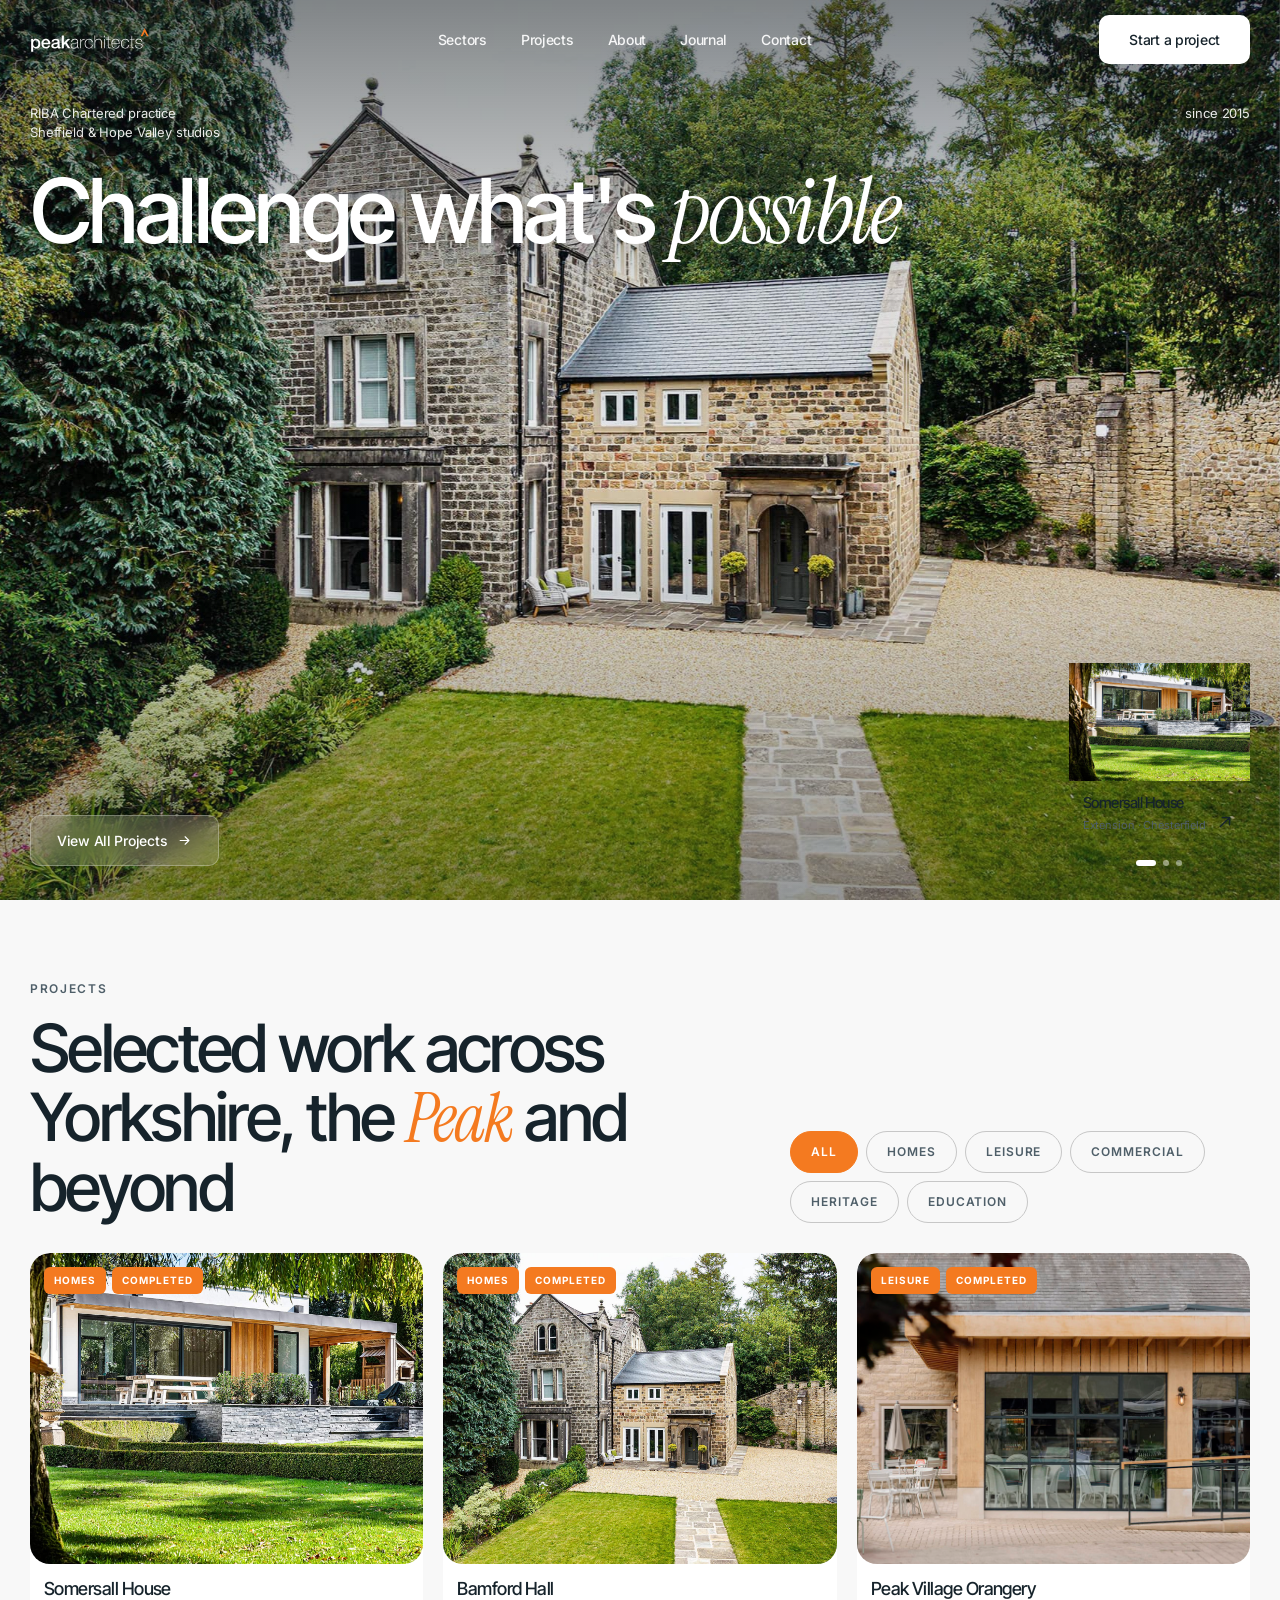
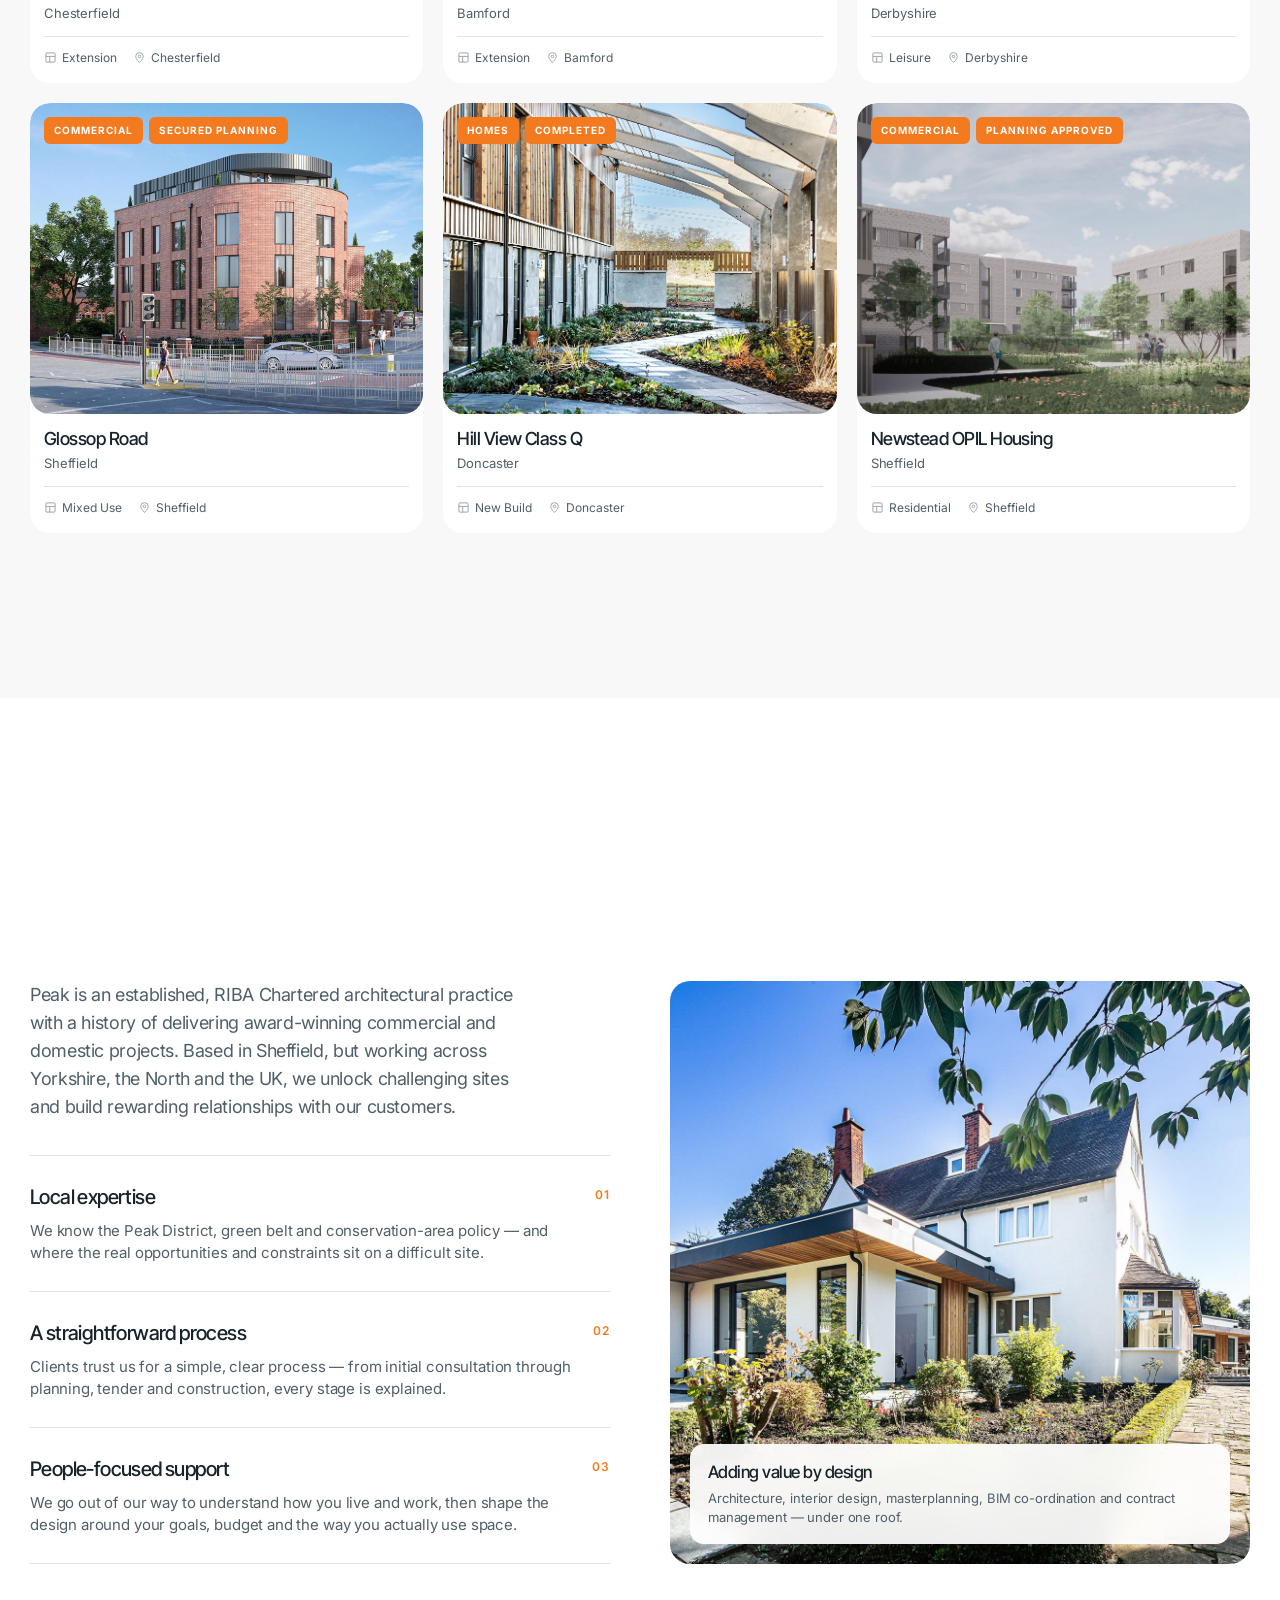
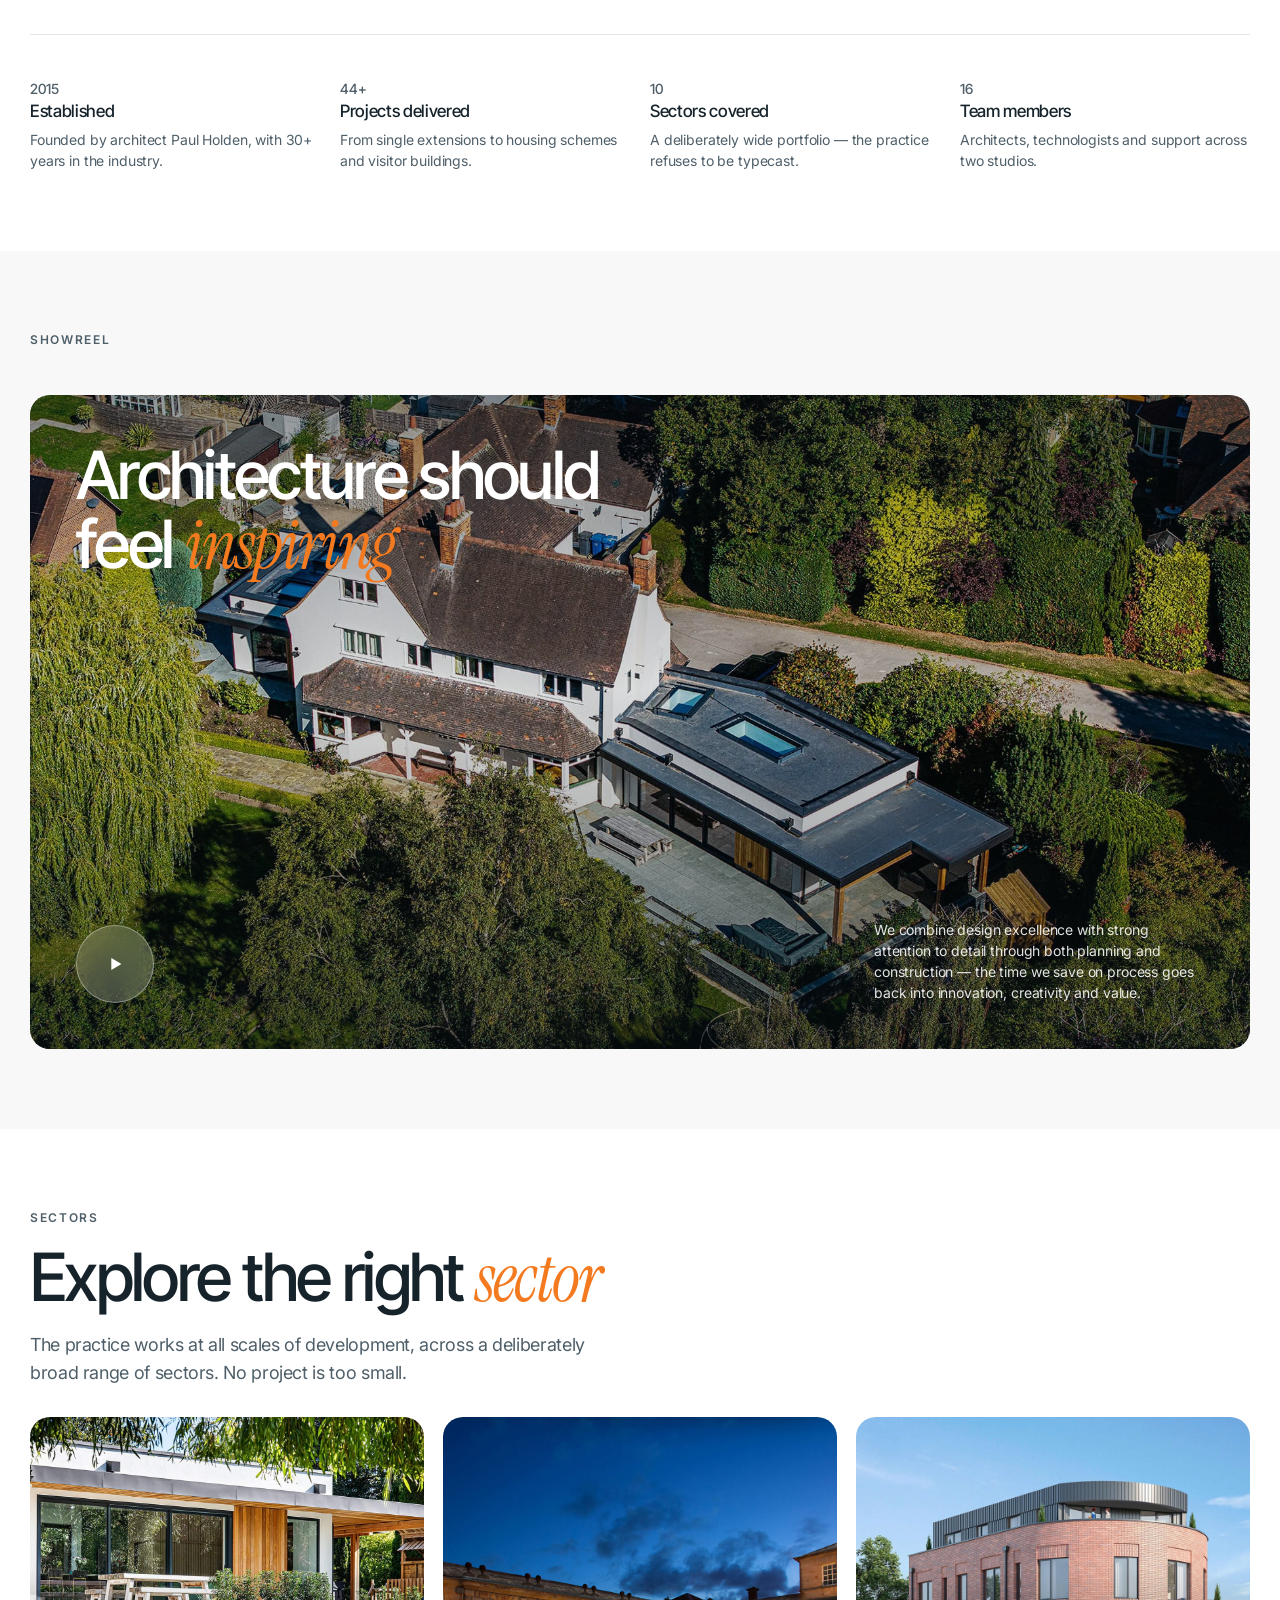
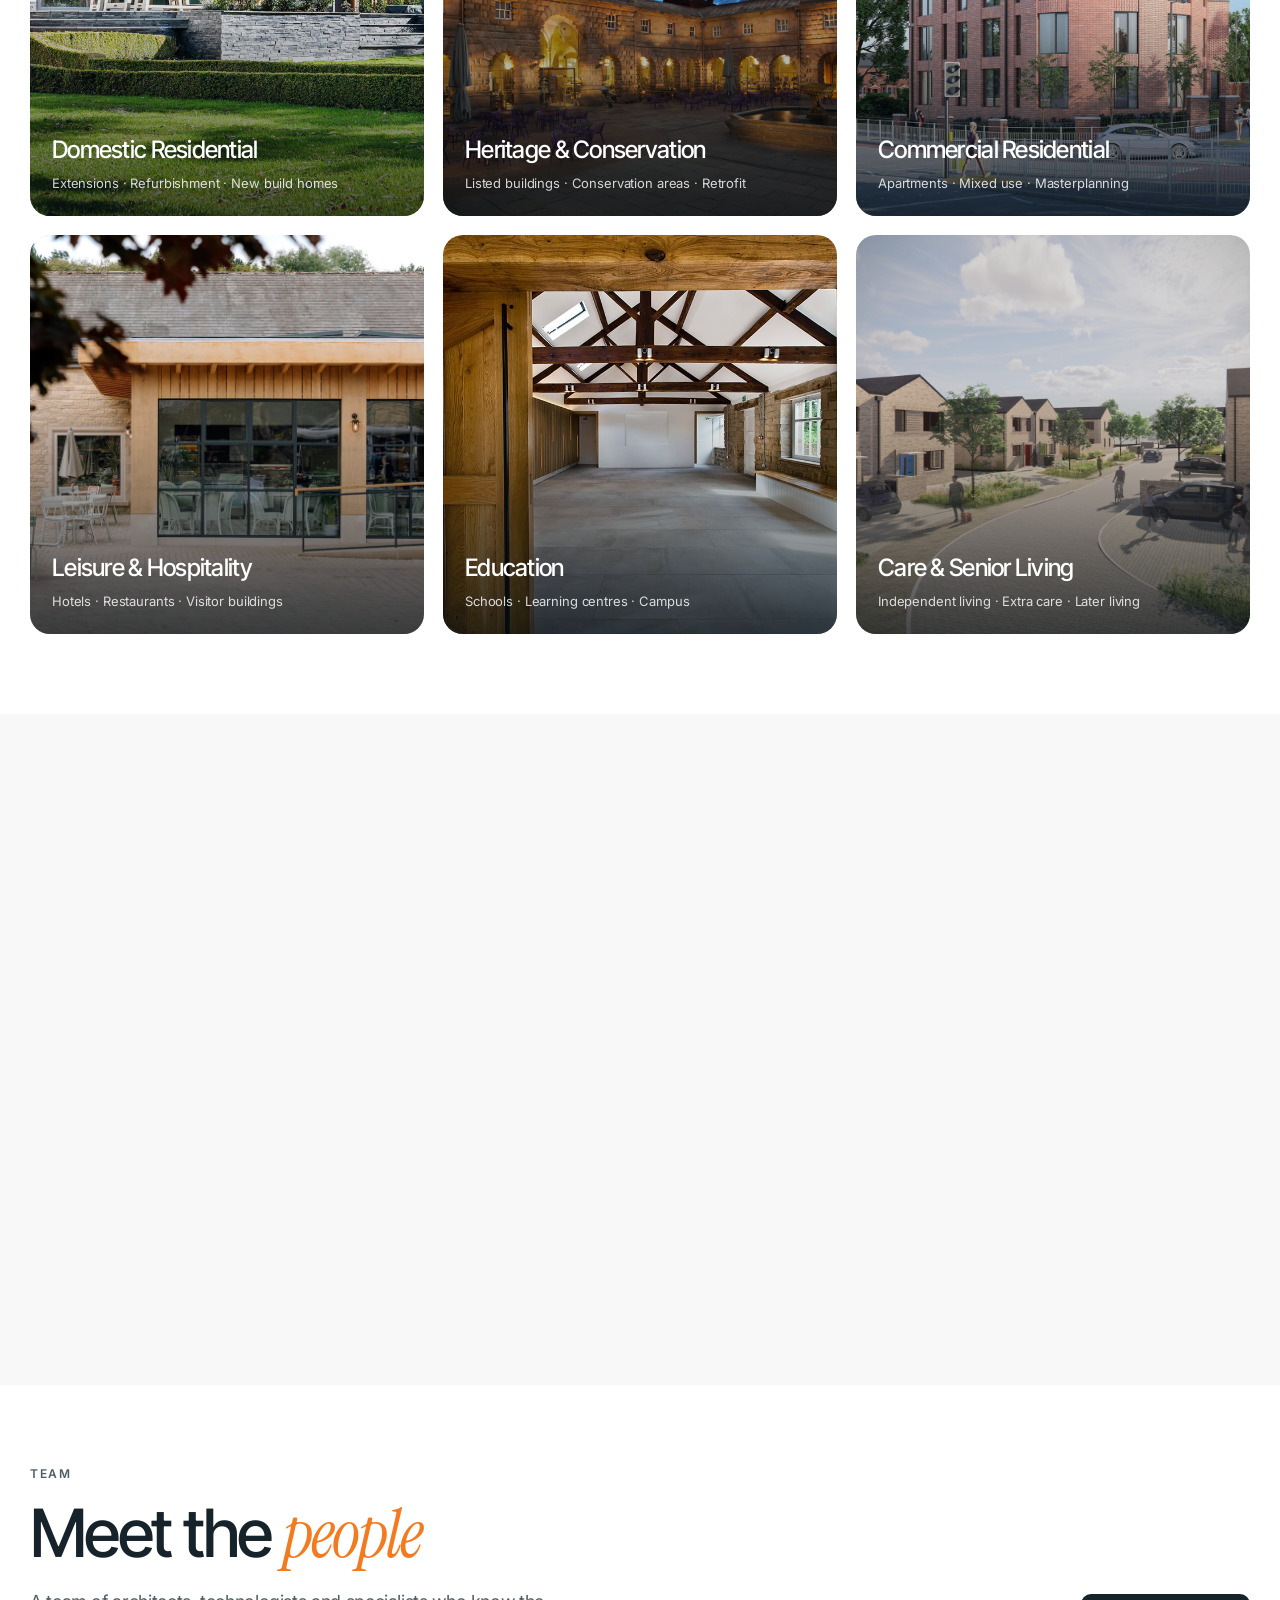
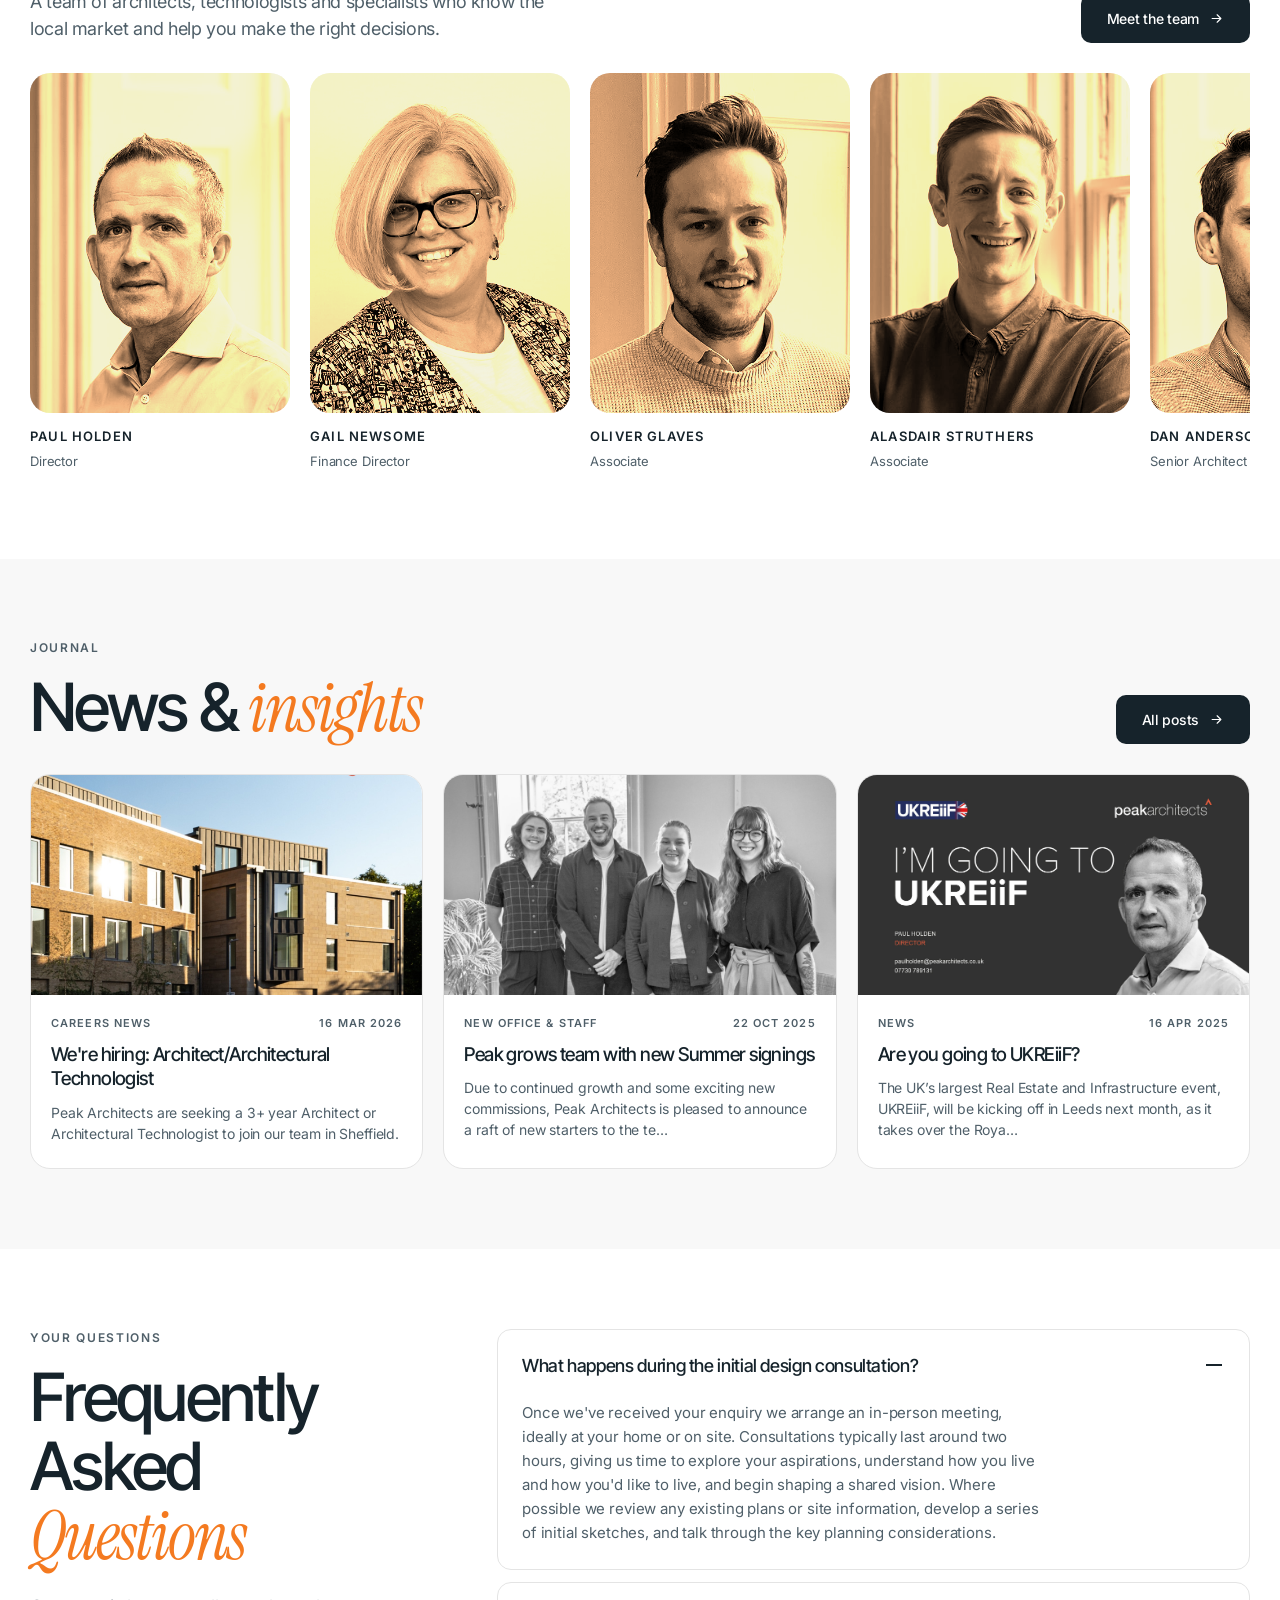
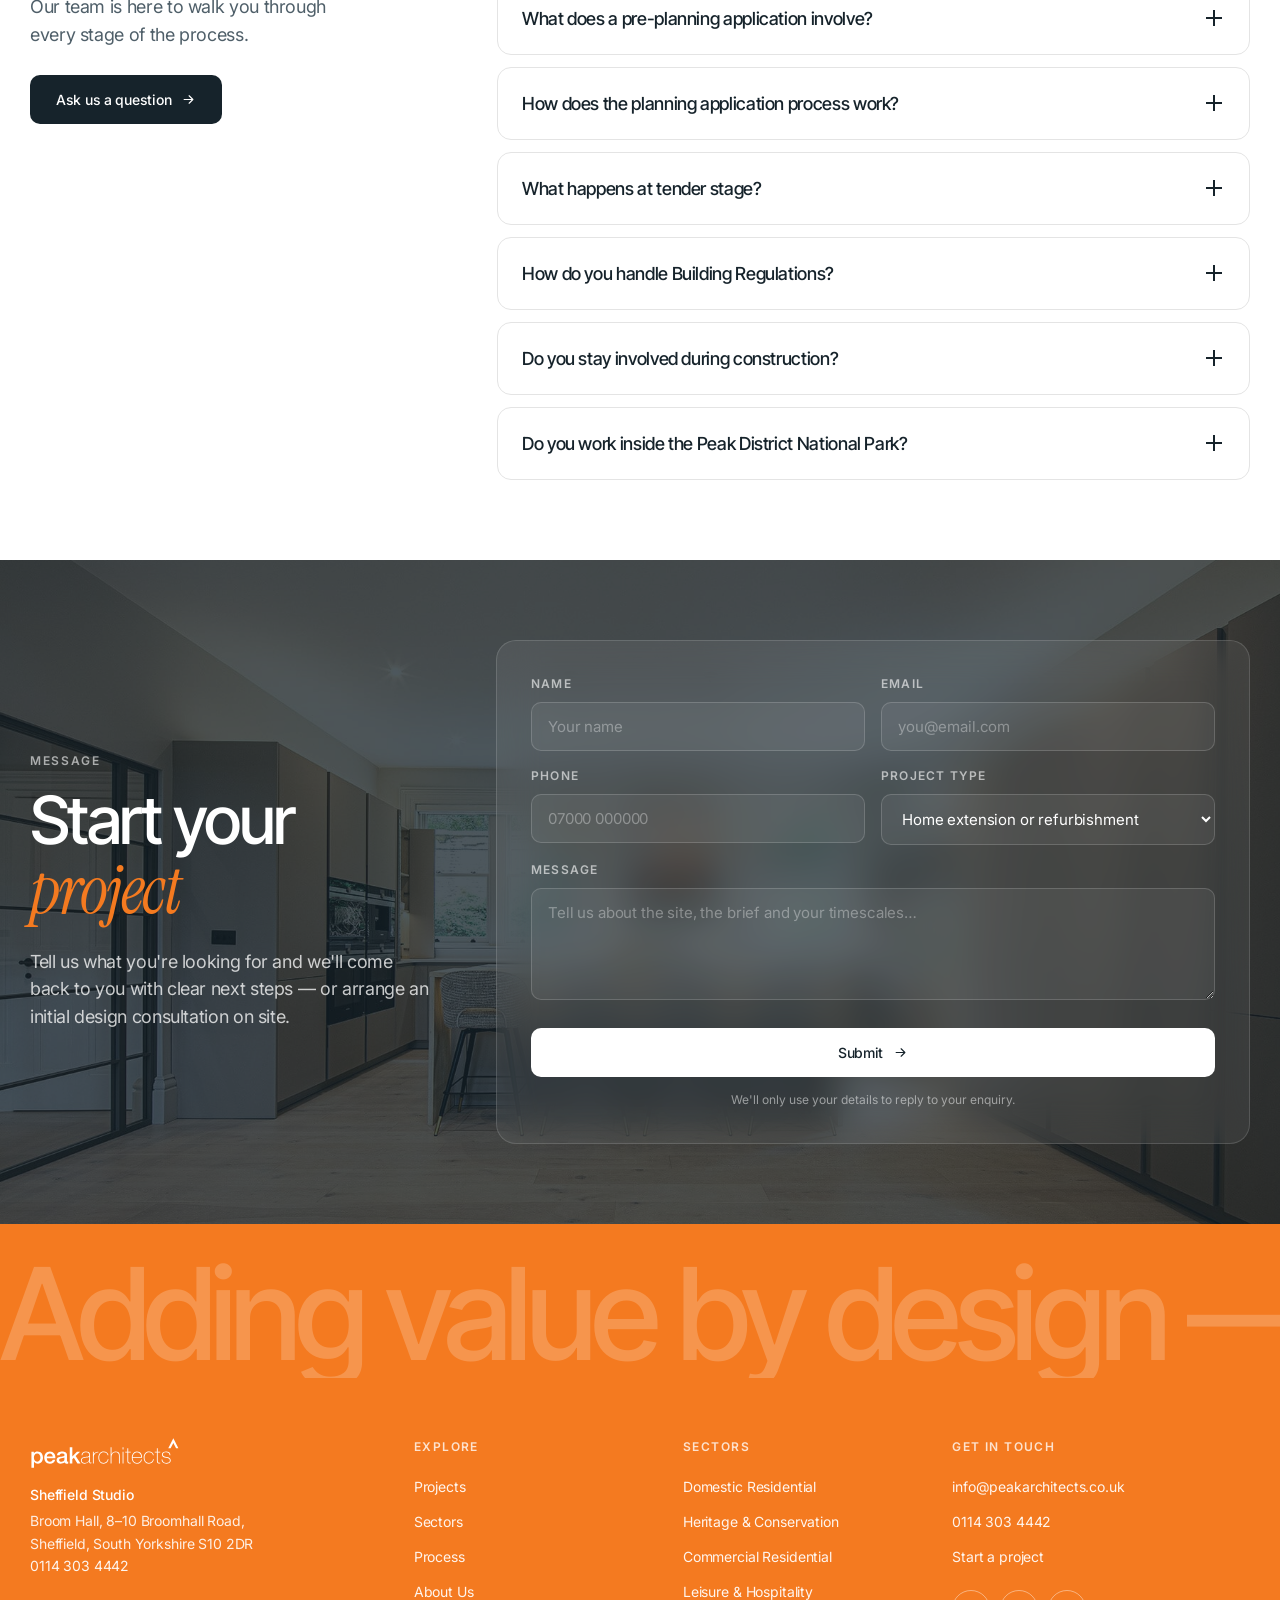
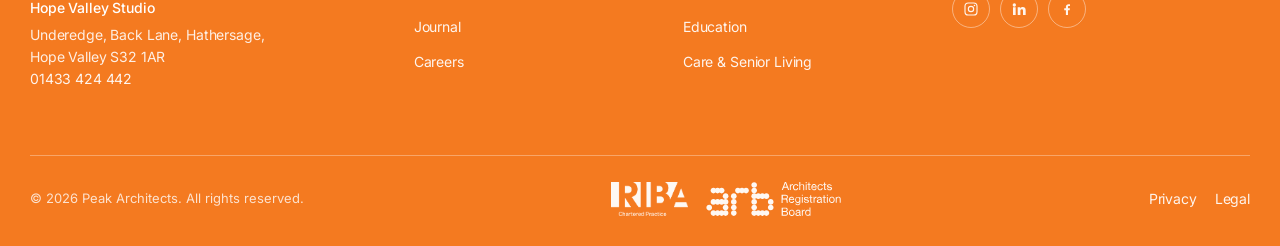
<file: index.html>
<!DOCTYPE html>
<html lang="en-GB">
<head>
<meta charset="utf-8">
<meta name="viewport" content="width=device-width,initial-scale=1">
<title>Peak Architects — Adding Value by Design | Architects Sheffield</title>
<meta name="description" content="Peak Architects is an award-winning, RIBA Chartered architectural practice with studios in Sheffield and the Hope Valley, working across Yorkshire, the Peak District and the UK.">
<link rel="preconnect" href="https://fonts.googleapis.com">
<link rel="preconnect" href="https://fonts.gstatic.com" crossorigin>
<link href="https://fonts.googleapis.com/css2?family=Inter+Tight:wght@400;500;600;700&family=Instrument+Serif:ital@0;1&family=Inter:wght@400;500;600;700&display=swap" rel="stylesheet">
<link rel="stylesheet" href="styles.css?v=3">
</head>
<body data-page="home" data-nav="overlay">

<!-- ============================= HERO ============================= -->
<section class="hero" id="top">
  <div class="hero__media">
    <img src="assets/img/202509-DJI_20250821145056_0248_D-copy.jpg" alt="Bamford Hall, an 18th century stone house extended by Peak Architects in the Hope Valley">
  </div>
  <div class="hero__scrim"></div>
  <div class="hero__inner">
    <div class="hero__top">
      <p class="hero__kicker">RIBA Chartered practice<br>Sheffield &amp; Hope Valley studios</p>
      <p class="hero__since">since 2015</p>
    </div>
    <h1>Challenge what's <span class="it">possible</span></h1>
    <div class="hero__bottom">
      <a class="btn btn--ghost" href="projects.html">View All Projects
        <svg class="ar" width="15" height="15" viewBox="0 0 24 24" fill="none" aria-hidden="true"><path d="M5 12h14M13 6l6 6-6 6" stroke="currentColor" stroke-width="1.8" stroke-linecap="round" stroke-linejoin="round"/></svg></a>
      <div>
        <a class="floatcard" href="#" id="fcard">
          <img src="assets/img/202510-IMG_0410-copy.jpg" alt="Featured project" id="fcImg">
          <div class="floatcard__b">
            <div><p class="floatcard__t" id="fcT">Somersall House</p>
              <p class="floatcard__m" id="fcM">Extension · Chesterfield</p></div>
            <svg class="floatcard__ar" viewBox="0 0 24 24" fill="none" aria-hidden="true"><path d="M7 17 17 7M17 7H9m8 0v8" stroke="currentColor" stroke-width="1.6" stroke-linecap="round" stroke-linejoin="round"/></svg>
          </div>
        </a>
        <div class="hero__dots" id="dots" role="tablist" aria-label="Featured projects"></div>
      </div>
    </div>
  </div>
</section>

<!-- ============================= PROJECTS ============================= -->
<section class="sec sec--paper" id="projects">
  <div class="wrap">
    <div class="sec__head rv">
      <div class="l">
        <p class="eyebrow">Projects</p>
        <h2 class="display">Selected work across Yorkshire, the <span class="it">Peak</span> and beyond</h2>
      </div>
      <div class="tabs" id="tabs" role="tablist" aria-label="Filter projects by sector"></div>
    </div>
    <div class="grid3" id="pgrid"></div>
    <div class="sec__foot rv">
      <a class="btn" href="projects.html">View All Projects
        <svg class="ar" width="15" height="15" viewBox="0 0 24 24" fill="none"><path d="M5 12h14M13 6l6 6-6 6" stroke="currentColor" stroke-width="1.8" stroke-linecap="round" stroke-linejoin="round"/></svg></a>
    </div>
  </div>
</section>

<!-- ============================= ABOUT ============================= -->
<section class="sec" id="about">
  <div class="wrap">
    <div class="sec__head rv">
      <div class="l">
        <p class="eyebrow">About Us</p>
        <h2 class="display">We make architecture feel <span class="it">clear</span></h2>
      </div>
    </div>
    <div class="about__top">
      <div>
        <p class="lede rv" style="margin-bottom:34px;max-width:46ch">
          Peak is an established, RIBA Chartered architectural practice with a history of delivering
          award-winning commercial and domestic projects. Based in Sheffield, but working across
          Yorkshire, the North and the UK, we unlock challenging sites and build rewarding
          relationships with our customers.</p>
        <div class="flist rv">
          <div class="fitem"><div><h4>Local expertise</h4>
            <p>We know the Peak District, green belt and conservation-area policy — and where the
              real opportunities and constraints sit on a difficult site.</p></div><span class="num">01</span></div>
          <div class="fitem"><div><h4>A straightforward process</h4>
            <p>Clients trust us for a simple, clear process — from initial consultation through
              planning, tender and construction, every stage is explained.</p></div><span class="num">02</span></div>
          <div class="fitem"><div><h4>People-focused support</h4>
            <p>We go out of our way to understand how you live and work, then shape the design
              around your goals, budget and the way you actually use space.</p></div><span class="num">03</span></div>
        </div>
      </div>
      <div class="about__media rv">
        <img src="assets/img/202510-78A0708-copy.jpg" alt="Interior of the Somersall House extension, with full-height glazing onto the garden terrace">
        <div class="about__badge">
          <strong>Adding value by design</strong>
          <p>Architecture, interior design, masterplanning, BIM co-ordination and contract management — under one roof.</p>
        </div>
      </div>
    </div>
    <div class="stats rv">
      <div class="stat"><p class="stat__n" data-count="2015" data-plain="1">2015</p>
        <h5>Established</h5><p>Founded by architect Paul Holden, with 30+ years in the industry.</p></div>
      <div class="stat"><p class="stat__n" data-count="44" data-suffix="+">44+</p>
        <h5>Projects delivered</h5><p>From single extensions to housing schemes and visitor buildings.</p></div>
      <div class="stat"><p class="stat__n" data-count="10">10</p>
        <h5>Sectors covered</h5><p>A deliberately wide portfolio — the practice refuses to be typecast.</p></div>
      <div class="stat"><p class="stat__n" data-count="16">16</p>
        <h5>Team members</h5><p>Architects, technologists and support across two studios.</p></div>
    </div>
  </div>
</section>

<!-- ============================= SHOWREEL ============================= -->
<section class="sec sec--paper">
  <div class="wrap">
    <div class="sec__head rv"><div class="l"><p class="eyebrow">Showreel</p></div></div>
    <div class="reel rv">
      <img src="assets/img/202510-DJI_20250923111019_0026_D-copy.jpg" alt="Aerial view of a completed Peak Architects house extension and garden terrace">
      <div class="reel__scrim"></div>
      <div class="reel__in">
        <h2 class="display">Architecture should feel <span class="it">inspiring</span></h2>
        <div class="reel__row">
          <button class="reel__play" aria-label="Open project gallery">
            <svg width="22" height="22" viewBox="0 0 24 24" fill="currentColor" aria-hidden="true"><path d="M8 5.5v13l11-6.5z"/></svg>
          </button>
          <p class="reel__note">We combine design excellence with strong attention to detail through
            both planning and construction — the time we save on process goes back into innovation,
            creativity and value.</p>
        </div>
      </div>
    </div>
  </div>
</section>

<!-- ============================= SECTORS ============================= -->
<section class="sec" id="sectors">
  <div class="wrap">
    <div class="sec__head rv">
      <div class="l">
        <p class="eyebrow">Sectors</p>
        <h2 class="display">Explore the right <span class="it">sector</span></h2>
        <p class="lede" style="margin-top:18px;max-width:52ch">The practice works at all scales of
          development, across a deliberately broad range of sectors. No project is too small.</p>
      </div>
    </div>
    <div class="sgrid" id="sgrid"></div>
  </div>
</section>

<!-- ============================= RECOGNITION ============================= -->
<section class="sec sec--paper">
  <div class="wrap">
    <div class="sec__head rv">
      <div class="l"><p class="eyebrow">Recognition</p>
        <h2 class="display">Award-winning, <span class="it">independently</span> judged</h2></div>
      <div class="rnav">
        <button class="rbtn" id="rPrev" aria-label="Previous"><svg width="17" height="17" viewBox="0 0 24 24" fill="none"><path d="M19 12H5m6-6-6 6 6 6" stroke="currentColor" stroke-width="1.8" stroke-linecap="round" stroke-linejoin="round"/></svg></button>
        <button class="rbtn" id="rNext" aria-label="Next"><svg width="17" height="17" viewBox="0 0 24 24" fill="none"><path d="M5 12h14m-6-6 6 6-6 6" stroke="currentColor" stroke-width="1.8" stroke-linecap="round" stroke-linejoin="round"/></svg></button>
      </div>
    </div>
    <div class="rrail rv" id="rrail"></div>
  </div>
</section>

<!-- ============================= TEAM ============================= -->
<section class="sec" id="team">
  <div class="wrap">
    <div class="sec__head rv">
      <div class="l"><p class="eyebrow">Team</p>
        <h2 class="display">Meet the <span class="it">people</span></h2>
        <p class="lede" style="margin-top:18px;max-width:48ch">A team of architects, technologists and
          specialists who know the local market and help you make the right decisions.</p></div>
      <a class="btn" href="about.html">Meet the team
        <svg class="ar" width="15" height="15" viewBox="0 0 24 24" fill="none"><path d="M5 12h14M13 6l6 6-6 6" stroke="currentColor" stroke-width="1.8" stroke-linecap="round" stroke-linejoin="round"/></svg></a>
    </div>
    <div class="trail rv" id="trail"></div>
  </div>
</section>

<!-- ============================= JOURNAL ============================= -->
<section class="sec sec--paper">
  <div class="wrap">
    <div class="sec__head rv">
      <div class="l"><p class="eyebrow">Journal</p>
        <h2 class="display">News &amp; <span class="it">insights</span></h2></div>
      <a class="btn" href="journal.html">All posts
        <svg class="ar" width="15" height="15" viewBox="0 0 24 24" fill="none"><path d="M5 12h14M13 6l6 6-6 6" stroke="currentColor" stroke-width="1.8" stroke-linecap="round" stroke-linejoin="round"/></svg></a>
    </div>
    <div class="grid3" id="jrail"></div>
  </div>
</section>

<!-- ============================= FAQ ============================= -->
<section class="sec" id="faq">
  <div class="wrap">
    <div class="faq__wrap">
      <div class="rv">
        <p class="eyebrow">Your questions</p>
        <h2 class="display" style="margin-top:16px">Frequently<br>Asked<br><span class="it">Questions</span></h2>
        <p class="lede" style="margin-top:22px;max-width:30ch">Our team is here to walk you through every stage of the process.</p>
        <a class="btn" style="margin-top:26px" href="contact.html">Ask us a question
          <svg class="ar" width="15" height="15" viewBox="0 0 24 24" fill="none"><path d="M5 12h14M13 6l6 6-6 6" stroke="currentColor" stroke-width="1.8" stroke-linecap="round" stroke-linejoin="round"/></svg></a>
      </div>
      <div class="acc rv" id="acc"></div>
    </div>
  </div>
</section>

<!-- ============================= CONTACT ============================= -->
<section class="form__sec" id="contact">
  <div class="form__bg"><img src="assets/img/202509-78A0384-copy.jpg" alt=""></div>
  <div class="wrap">
    <div class="form__grid">
      <div class="form__l rv">
        <p class="eyebrow">Message</p>
        <h2 class="display" style="margin-top:16px">Start your <span class="it">project</span></h2>
        <p class="lede">Tell us what you're looking for and we'll come back to you with clear next
          steps — or arrange an initial design consultation on site.</p>
      </div>
      <form class="fcard rv" id="form" novalidate>
        <div class="frow">
          <div class="fld"><label for="f-name">Name</label>
            <input id="f-name" name="name" type="text" placeholder="Your name" required></div>
          <div class="fld"><label for="f-email">Email</label>
            <input id="f-email" name="email" type="email" placeholder="you@email.com" required></div>
        </div>
        <div class="frow">
          <div class="fld"><label for="f-phone">Phone</label>
            <input id="f-phone" name="phone" type="tel" placeholder="07000 000000"></div>
          <div class="fld"><label for="f-type">Project type</label>
            <select id="f-type" name="type">
              <option>Home extension or refurbishment</option>
              <option>New build home</option>
              <option>Heritage &amp; conservation</option>
              <option>Commercial or workspace</option>
              <option>Leisure &amp; hospitality</option>
              <option>Something else</option>
            </select></div>
        </div>
        <div class="fld"><label for="f-msg">Message</label>
          <textarea id="f-msg" name="message" placeholder="Tell us about the site, the brief and your timescales…"></textarea></div>
        <button class="btn" type="submit">Submit
          <svg class="ar" width="15" height="15" viewBox="0 0 24 24" fill="none"><path d="M5 12h14M13 6l6 6-6 6" stroke="currentColor" stroke-width="1.8" stroke-linecap="round" stroke-linejoin="round"/></svg></button>
        <p class="fnote">We'll only use your details to reply to your enquiry.</p>
      </form>
    </div>
  </div>
</section>

<div class="marq" aria-hidden="true"><div class="marq__t" id="marq"></div></div>

<script src="data.js?v=3"></script>
<script src="site.js?v=3"></script>
</body>
</html>
</file>
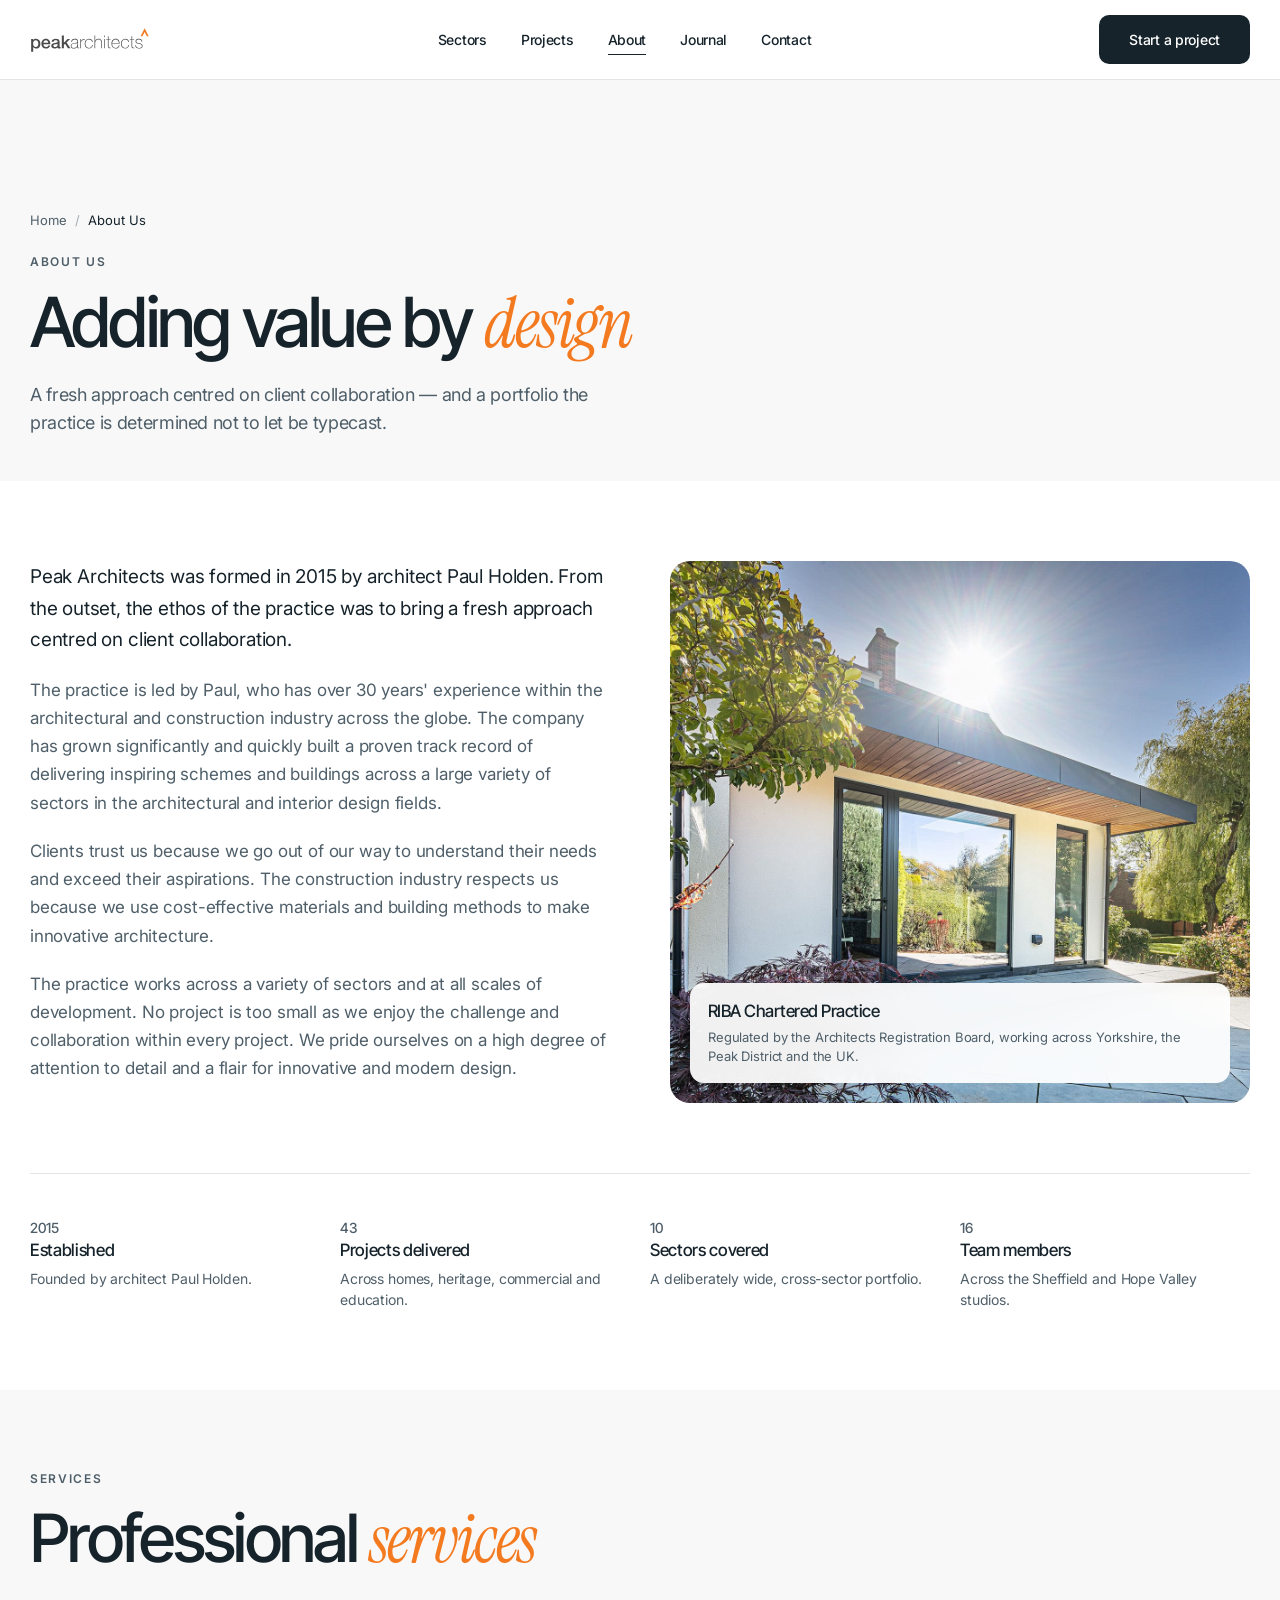
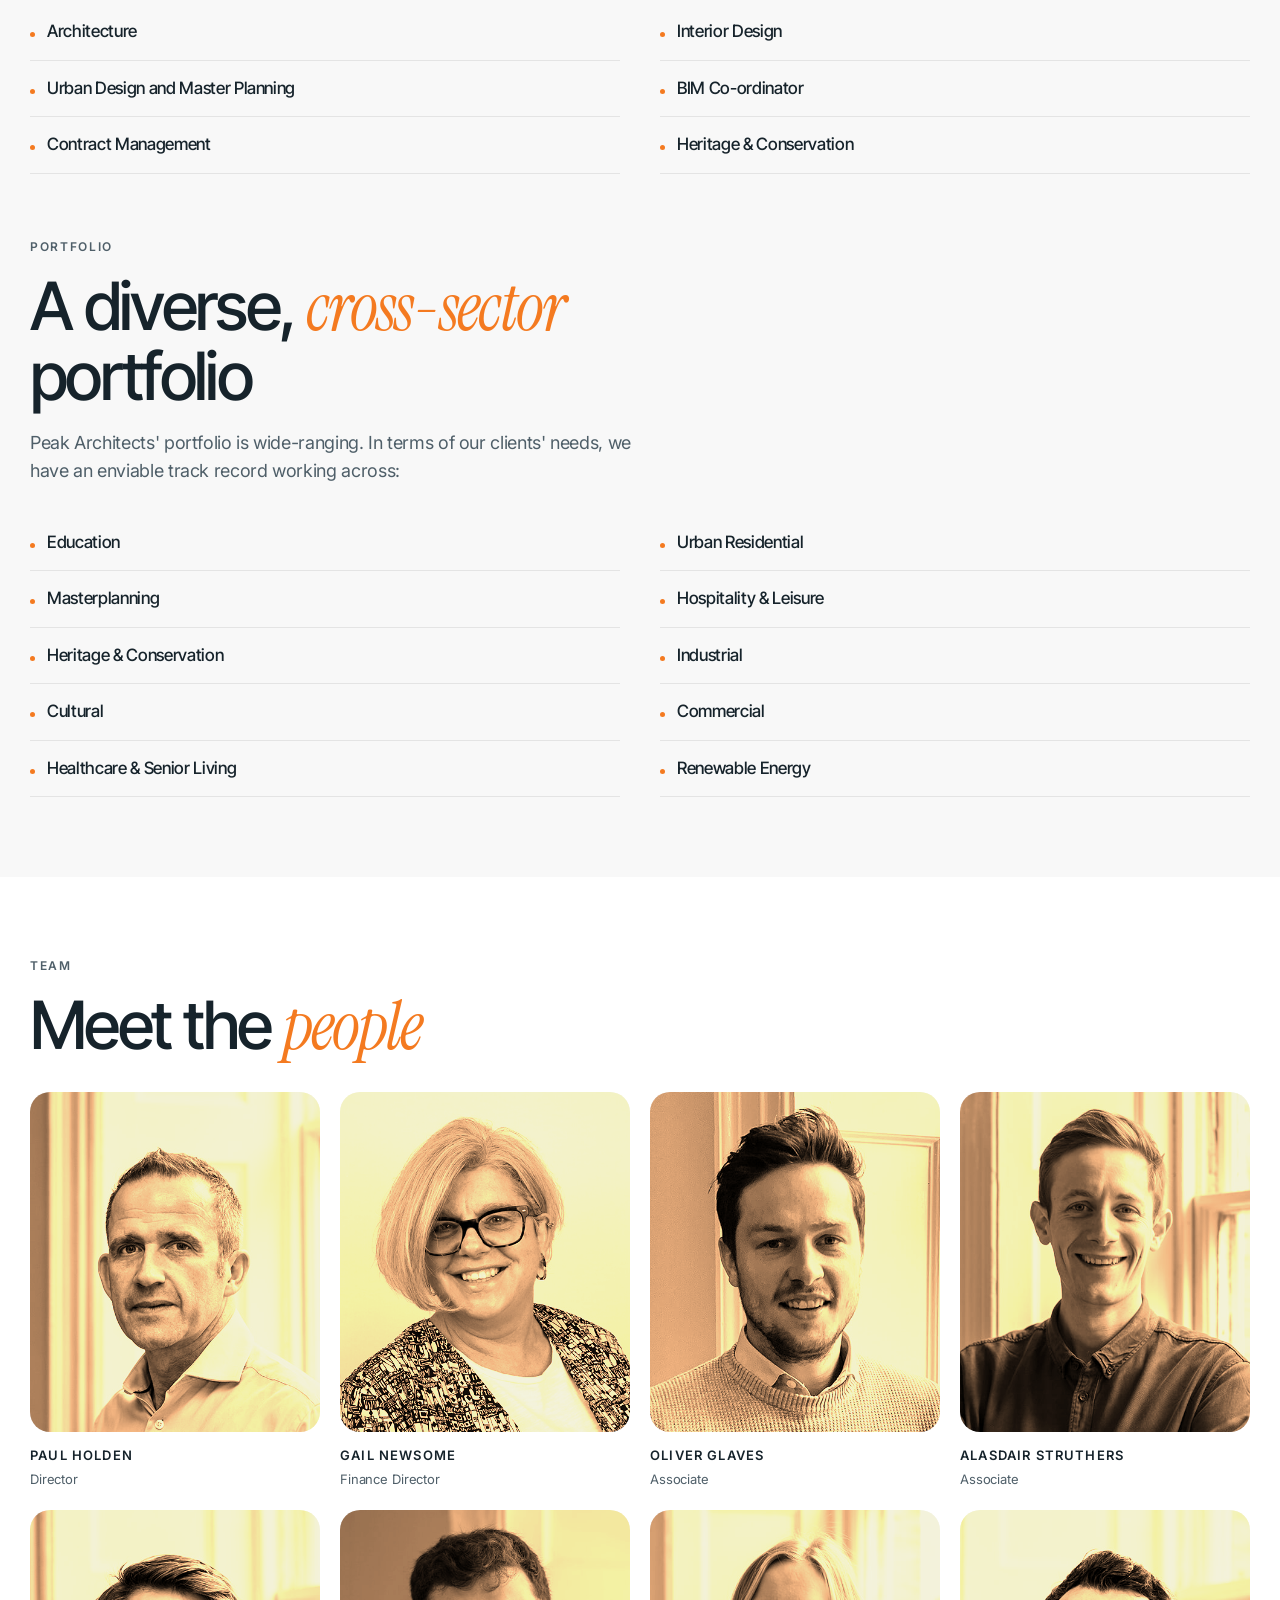
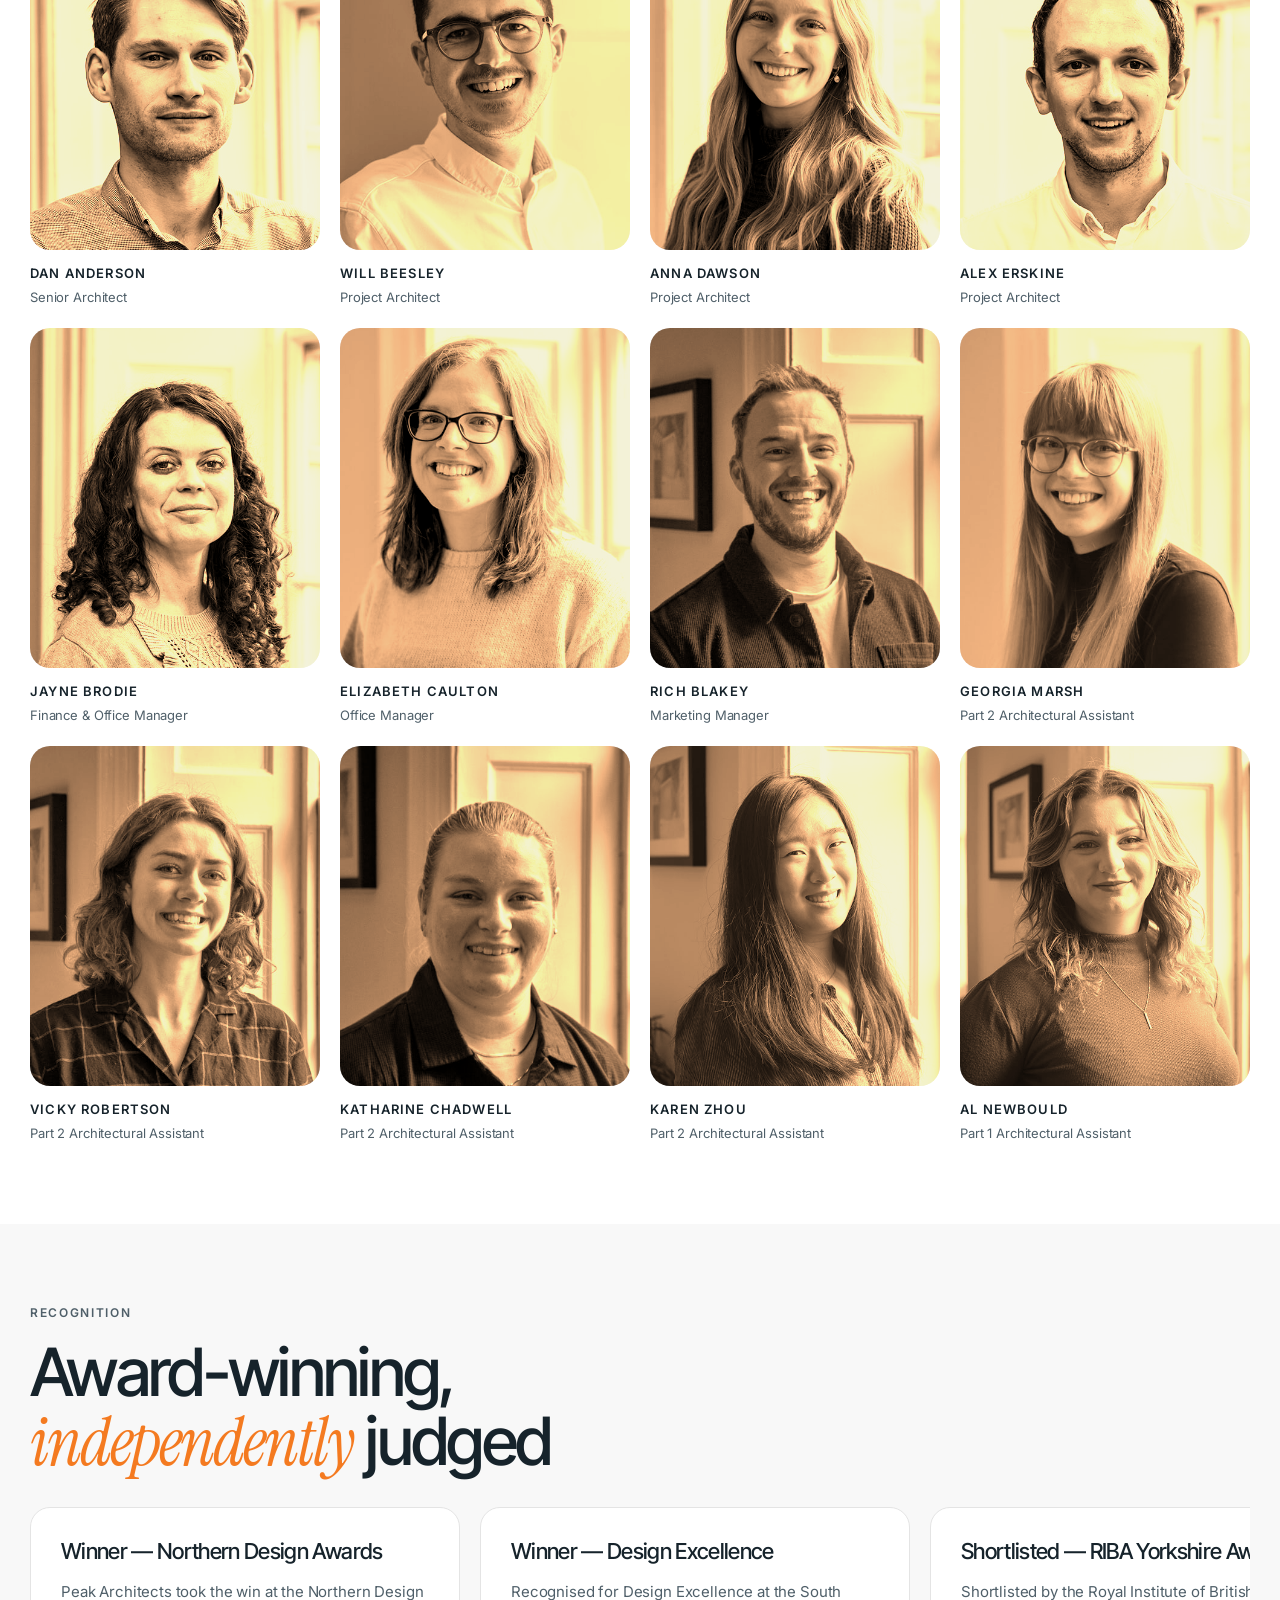
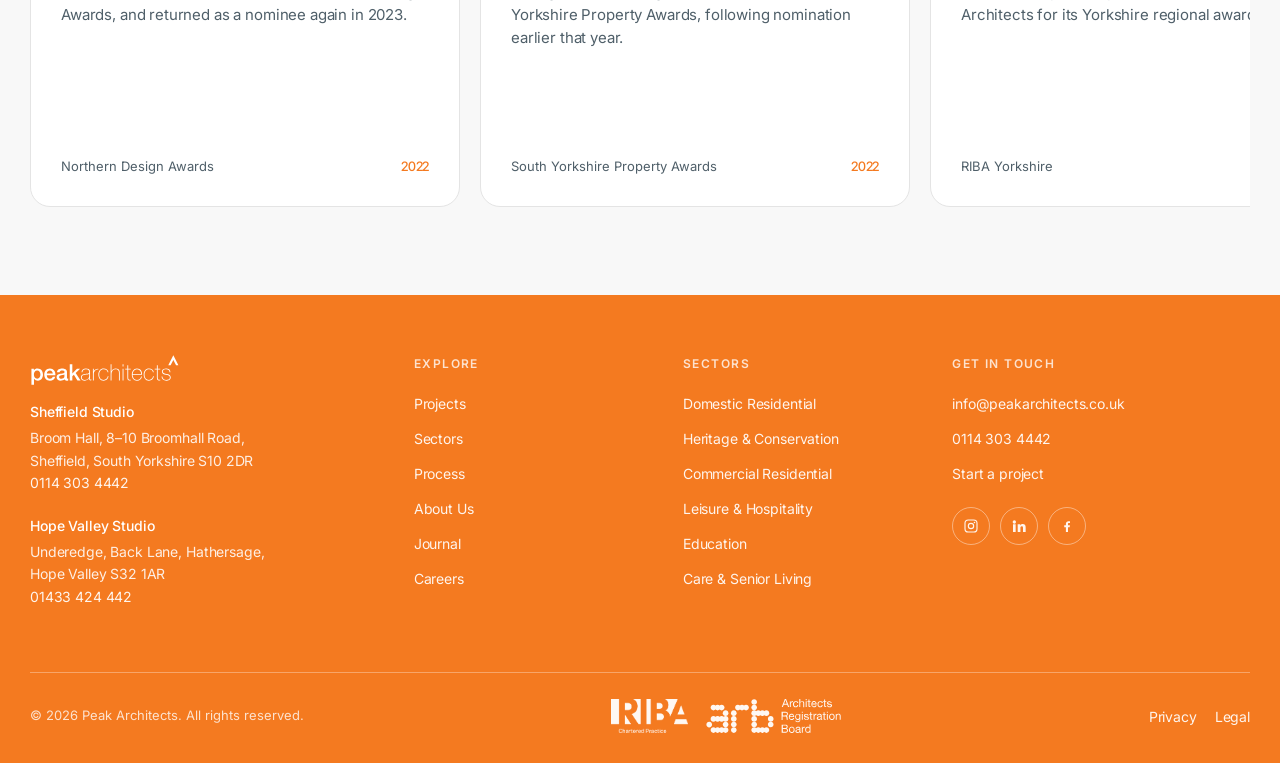
<file: about.html>
<!DOCTYPE html>
<html lang="en-GB">
<head>
<meta charset="utf-8">
<meta name="viewport" content="width=device-width,initial-scale=1">
<title>About Us — Peak Architects</title>
<meta name="description" content="Peak Architects was formed in 2015 by architect Paul Holden. A RIBA Chartered practice in Sheffield and the Hope Valley working across a deliberately broad range of sectors.">
<link rel="preconnect" href="https://fonts.googleapis.com">
<link rel="preconnect" href="https://fonts.gstatic.com" crossorigin>
<link href="https://fonts.googleapis.com/css2?family=Inter+Tight:wght@400;500;600;700&family=Instrument+Serif:ital@0;1&family=Inter:wght@400;500;600;700&display=swap" rel="stylesheet">
<link rel="stylesheet" href="styles.css?v=3">
</head>
<body data-page="about">
<section class="phead">
  <div class="wrap">
    <nav class="crumb"><a href="index.html">Home</a><span class="sep">/</span><span class="cur">About Us</span></nav>
    <p class="eyebrow">About Us</p>
    <h1>Adding value by <span class="it">design</span></h1>
    <p class="lede">A fresh approach centred on client collaboration — and a portfolio the practice
      is determined not to let be typecast.</p>
  </div>
</section>

<section class="sec">
  <div class="wrap">
    <div class="about__top">
      <div class="prose rv">
        <p>Peak Architects was formed in 2015 by architect Paul Holden. From the outset, the ethos of
          the practice was to bring a fresh approach centred on client collaboration.</p>
        <p>The practice is led by Paul, who has over 30 years' experience within the architectural and
          construction industry across the globe. The company has grown significantly and quickly
          built a proven track record of delivering inspiring schemes and buildings across a large
          variety of sectors in the architectural and interior design fields.</p>
        <p>Clients trust us because we go out of our way to understand their needs and exceed their
          aspirations. The construction industry respects us because we use cost-effective materials
          and building methods to make innovative architecture.</p>
        <p>The practice works across a variety of sectors and at all scales of development. No project
          is too small as we enjoy the challenge and collaboration within every project. We pride
          ourselves on a high degree of attention to detail and a flair for innovative and modern design.</p>
      </div>
      <div class="about__media rv">
        <img src="assets/img/202510-78A0724-copy.jpg" alt="A Peak Architects interior with full-height glazing">
        <div class="about__badge"><strong>RIBA Chartered Practice</strong>
          <p>Regulated by the Architects Registration Board, working across Yorkshire, the Peak District and the UK.</p></div>
      </div>
    </div>

    <div class="stats rv">
      <div class="stat"><p class="stat__n" data-count="2015" data-plain="1">2015</p>
        <h5>Established</h5><p>Founded by architect Paul Holden.</p></div>
      <div class="stat"><p class="stat__n" data-count="44" data-suffix="+">44+</p>
        <h5>Projects delivered</h5><p>Across homes, heritage, commercial and education.</p></div>
      <div class="stat"><p class="stat__n" data-count="10">10</p>
        <h5>Sectors covered</h5><p>A deliberately wide, cross-sector portfolio.</p></div>
      <div class="stat"><p class="stat__n" data-count="16">16</p>
        <h5>Team members</h5><p>Across the Sheffield and Hope Valley studios.</p></div>
    </div>
  </div>
</section>

<section class="sec sec--paper">
  <div class="wrap">
    <div class="sec__head rv"><div class="l"><p class="eyebrow">Services</p>
      <h2 class="display">Professional <span class="it">services</span></h2></div></div>
    <ul class="svclist rv">
      <li>Architecture</li><li>Interior Design</li>
      <li>Urban Design and Master Planning</li><li>BIM Co-ordinator</li>
      <li>Contract Management</li><li>Heritage &amp; Conservation</li>
    </ul>
    <div class="sec__head rv" style="margin-top:64px"><div class="l"><p class="eyebrow">Portfolio</p>
      <h2 class="display">A diverse, <span class="it">cross-sector</span> portfolio</h2>
      <p class="lede" style="margin-top:18px;max-width:58ch">Peak Architects' portfolio is wide-ranging.
        In terms of our clients' needs, we have an enviable track record working across:</p></div></div>
    <ul class="svclist rv">
      <li>Education</li><li>Urban Residential</li><li>Masterplanning</li>
      <li>Hospitality &amp; Leisure</li><li>Heritage &amp; Conservation</li><li>Industrial</li>
      <li>Cultural</li><li>Commercial</li><li>Healthcare &amp; Senior Living</li><li>Renewable Energy</li>
    </ul>
  </div>
</section>

<section class="sec">
  <div class="wrap">
    <div class="sec__head rv"><div class="l"><p class="eyebrow">Team</p>
      <h2 class="display">Meet the <span class="it">people</span></h2></div></div>
    <div class="tgrid" id="tgrid"></div>
  </div>
</section>

<section class="sec sec--paper">
  <div class="wrap">
    <div class="sec__head rv"><div class="l"><p class="eyebrow">Recognition</p>
      <h2 class="display">Award-winning, <span class="it">independently</span> judged</h2></div></div>
    <div class="rrail rv" id="rrail"></div>
  </div>
</section>
<script src="data.js?v=3"></script>
<script src="site.js?v=3"></script>
</body>
</html>
</file>
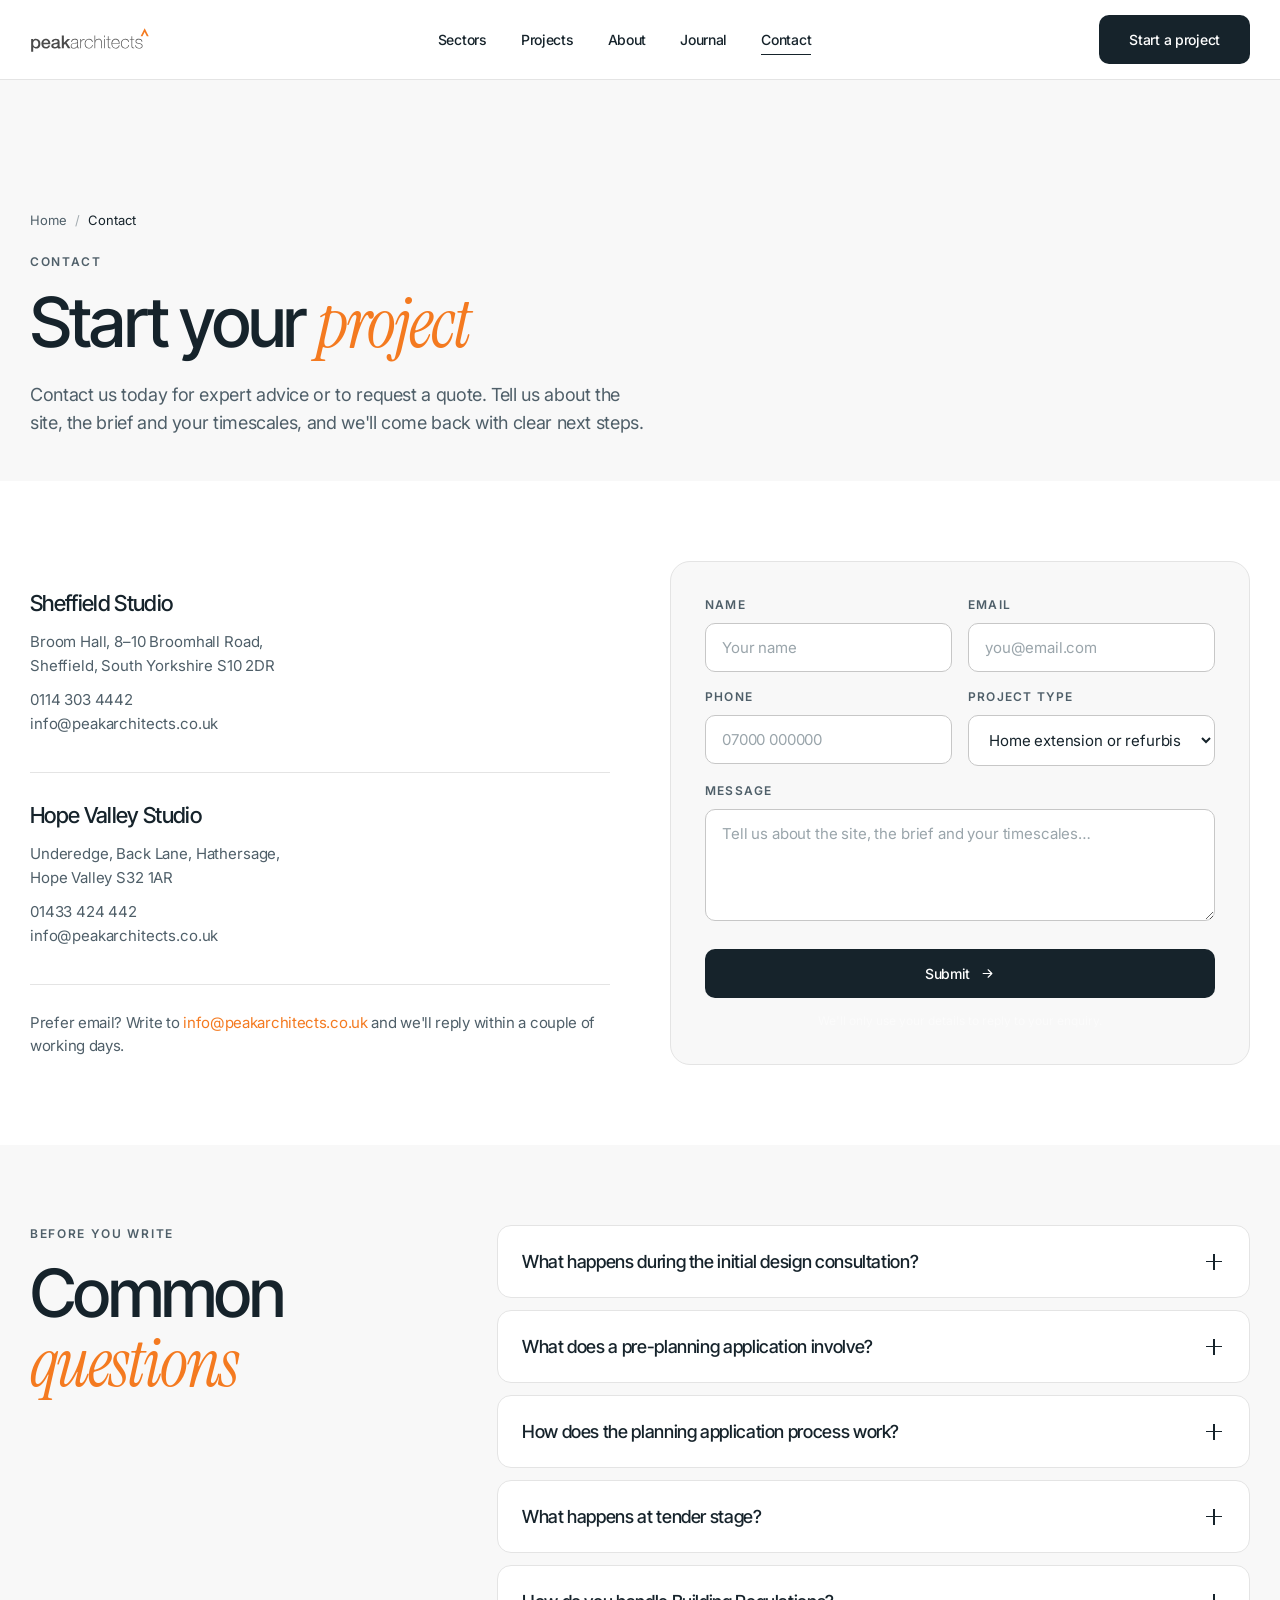
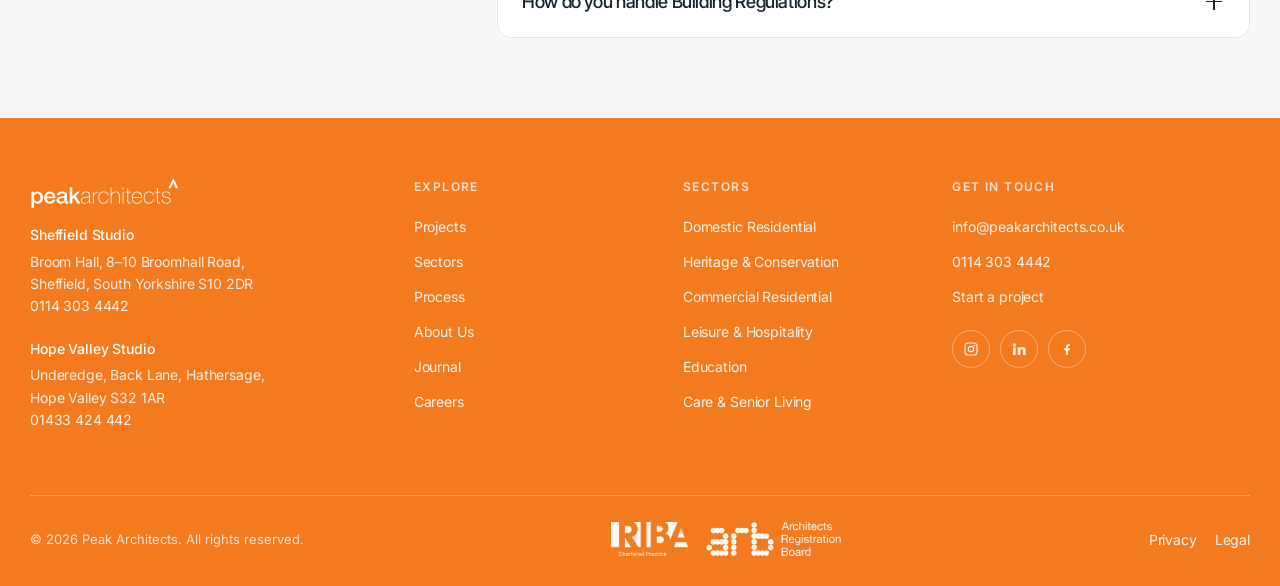
<file: contact.html>
<!DOCTYPE html>
<html lang="en-GB">
<head>
<meta charset="utf-8">
<meta name="viewport" content="width=device-width,initial-scale=1">
<title>Contact — Peak Architects</title>
<meta name="description" content="Contact Peak Architects — studios in Sheffield and the Hope Valley. Call 0114 303 4442 or email info@peakarchitects.co.uk.">
<link rel="preconnect" href="https://fonts.googleapis.com">
<link rel="preconnect" href="https://fonts.gstatic.com" crossorigin>
<link href="https://fonts.googleapis.com/css2?family=Inter+Tight:wght@400;500;600;700&family=Instrument+Serif:ital@0;1&family=Inter:wght@400;500;600;700&display=swap" rel="stylesheet">
<link rel="stylesheet" href="styles.css?v=3">
</head>
<body data-page="contact">
<section class="phead">
  <div class="wrap">
    <nav class="crumb"><a href="index.html">Home</a><span class="sep">/</span><span class="cur">Contact</span></nav>
    <p class="eyebrow">Contact</p>
    <h1>Start your <span class="it">project</span></h1>
    <p class="lede">Contact us today for expert advice or to request a quote. Tell us about the site,
      the brief and your timescales, and we'll come back with clear next steps.</p>
  </div>
</section>

<section class="sec">
  <div class="wrap">
    <div class="cgrid">
      <div>
        <div id="studios"></div>
        <p class="lede rv" style="margin-top:26px;font-size:15px">
          Prefer email? Write to
          <a href="mailto:info@peakarchitects.co.uk" style="color:var(--accent)">info@peakarchitects.co.uk</a>
          and we'll reply within a couple of working days.</p>
      </div>
      <form class="fcard fcard--light rv" id="form" novalidate>
        <div class="frow">
          <div class="fld"><label for="f-name">Name</label>
            <input id="f-name" name="name" type="text" placeholder="Your name" required></div>
          <div class="fld"><label for="f-email">Email</label>
            <input id="f-email" name="email" type="email" placeholder="you@email.com" required></div>
        </div>
        <div class="frow">
          <div class="fld"><label for="f-phone">Phone</label>
            <input id="f-phone" name="phone" type="tel" placeholder="07000 000000"></div>
          <div class="fld"><label for="f-type">Project type</label>
            <select id="f-type" name="type">
              <option>Home extension or refurbishment</option>
              <option>New build home</option>
              <option>Heritage &amp; conservation</option>
              <option>Commercial or workspace</option>
              <option>Leisure &amp; hospitality</option>
              <option>Something else</option>
            </select></div>
        </div>
        <div class="fld"><label for="f-msg">Message</label>
          <textarea id="f-msg" name="message" placeholder="Tell us about the site, the brief and your timescales…"></textarea></div>
        <button class="btn" type="submit">Submit
          <svg class="ar" width="15" height="15" viewBox="0 0 24 24" fill="none"><path d="M5 12h14M13 6l6 6-6 6" stroke="currentColor" stroke-width="1.8" stroke-linecap="round" stroke-linejoin="round"/></svg></button>
        <p class="fnote">We'll only use your details to reply to your enquiry.</p>
      </form>
    </div>
  </div>
</section>

<section class="sec sec--paper">
  <div class="wrap">
    <div class="faq__wrap">
      <div class="rv"><p class="eyebrow">Before you write</p>
        <h2 class="display" style="margin-top:16px">Common<br><span class="it">questions</span></h2></div>
      <div class="acc rv" id="acc"></div>
    </div>
  </div>
</section>
<script src="data.js?v=3"></script>
<script src="site.js?v=3"></script>
</body>
</html>
</file>
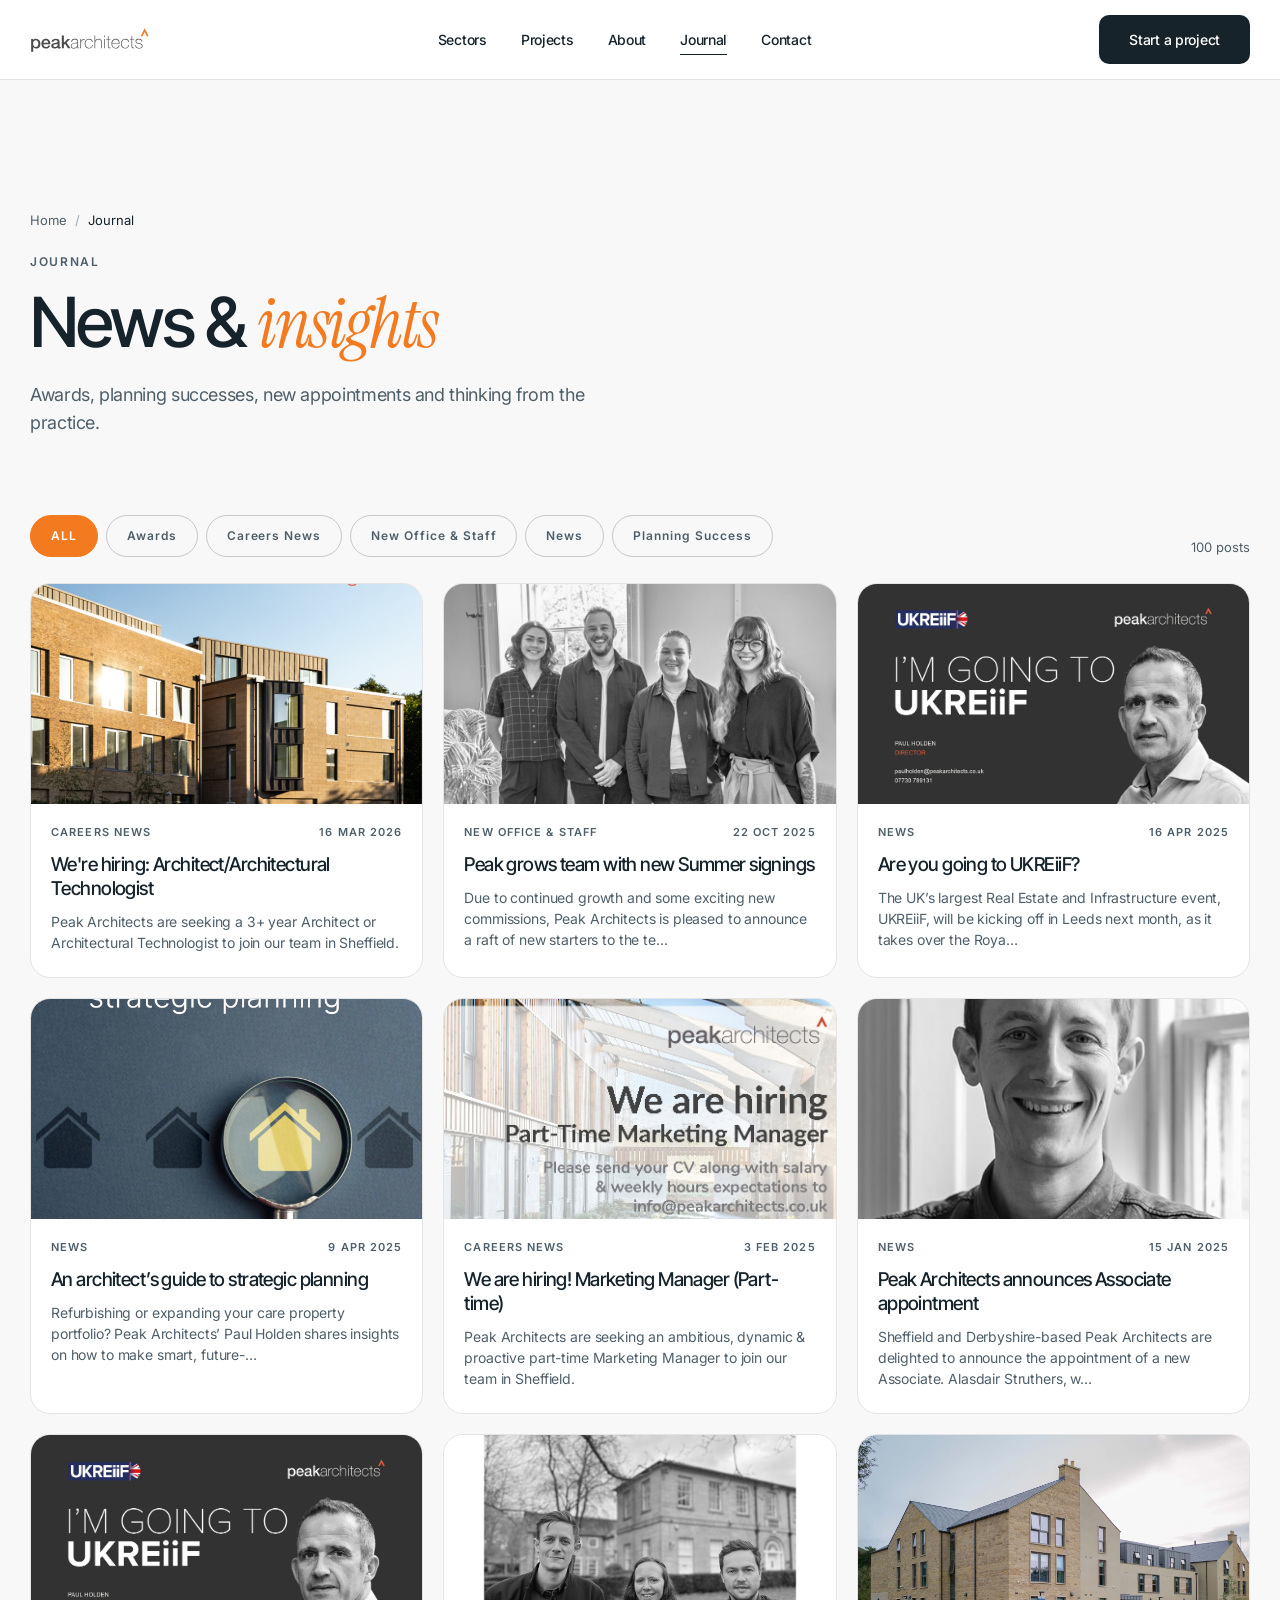
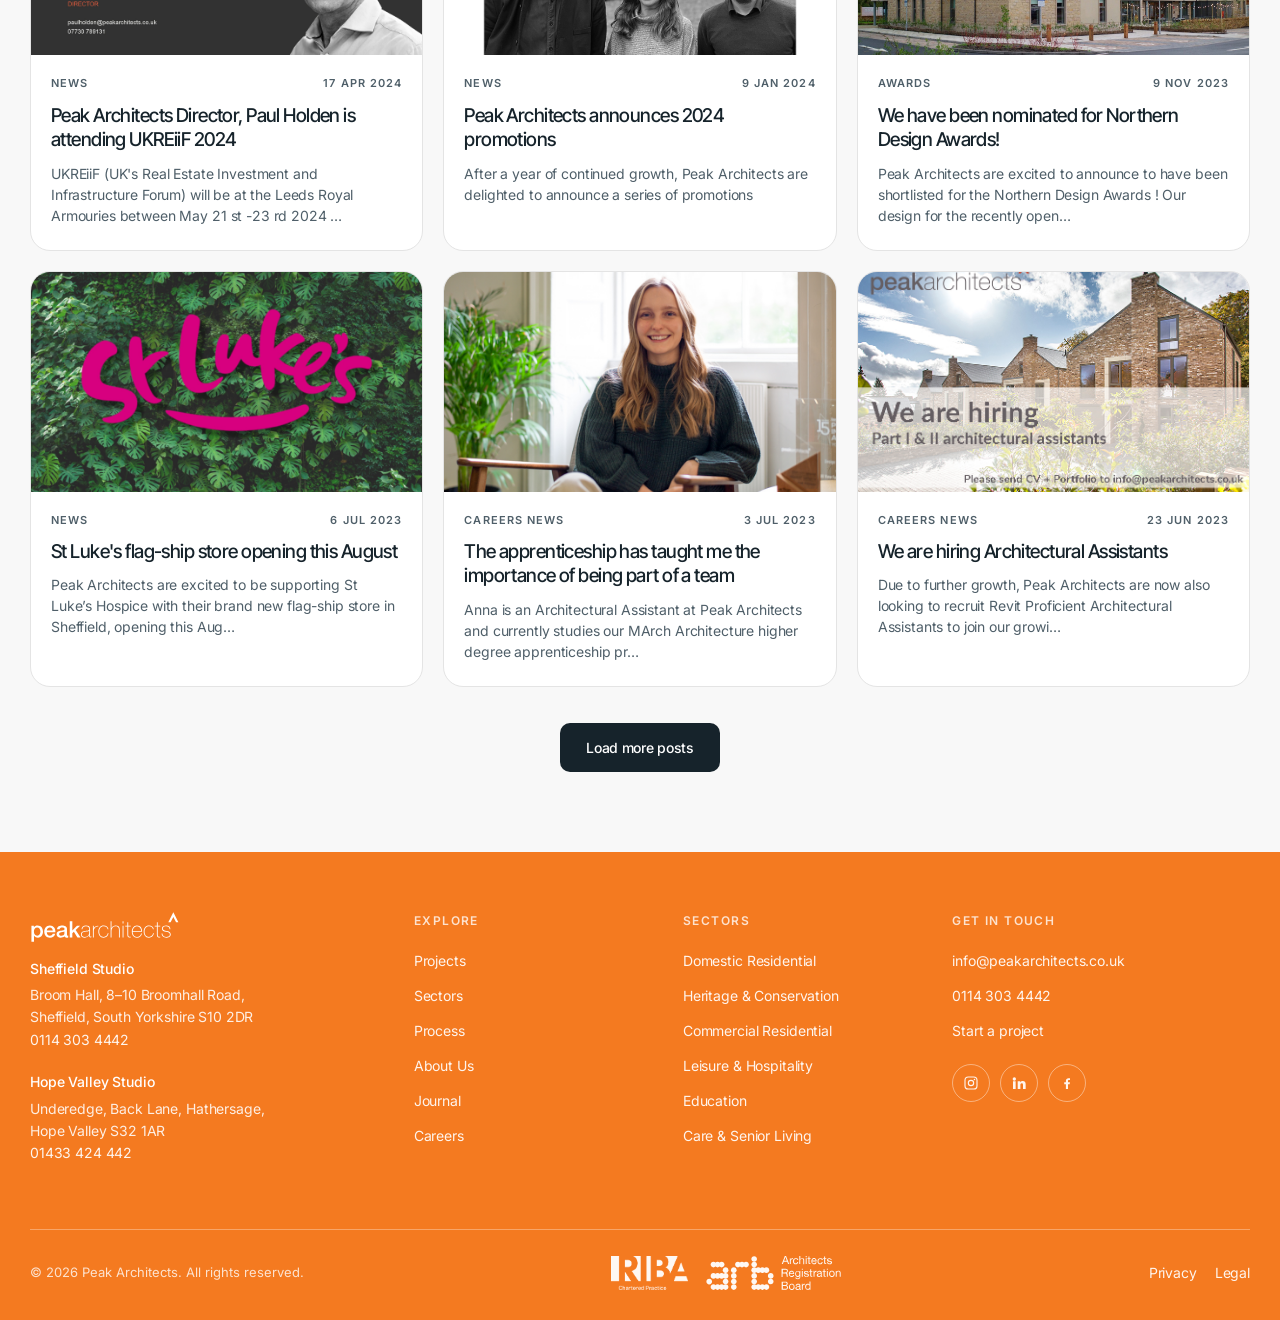
<file: journal.html>
<!DOCTYPE html>
<html lang="en-GB">
<head>
<meta charset="utf-8">
<meta name="viewport" content="width=device-width,initial-scale=1">
<title>Journal — Peak Architects</title>
<meta name="description" content="News, awards, planning successes and insights from Peak Architects in Sheffield and the Hope Valley.">
<link rel="preconnect" href="https://fonts.googleapis.com">
<link rel="preconnect" href="https://fonts.gstatic.com" crossorigin>
<link href="https://fonts.googleapis.com/css2?family=Inter+Tight:wght@400;500;600;700&family=Instrument+Serif:ital@0;1&family=Inter:wght@400;500;600;700&display=swap" rel="stylesheet">
<link rel="stylesheet" href="styles.css?v=3">
</head>
<body data-page="journal">
<section class="phead">
  <div class="wrap">
    <nav class="crumb"><a href="index.html">Home</a><span class="sep">/</span><span class="cur">Journal</span></nav>
    <p class="eyebrow">Journal</p>
    <h1>News &amp; <span class="it">insights</span></h1>
    <p class="lede">Awards, planning successes, new appointments and thinking from the practice.</p>
  </div>
</section>
<section class="sec sec--paper" style="padding-top:34px">
  <div class="wrap">
    <div class="phead__row" style="margin-bottom:26px">
      <div class="tabs" id="tabs" role="tablist" aria-label="Filter posts"></div>
      <span class="pcount" id="ncount"></span>
    </div>
    <div class="grid3" id="ngrid"></div>
    <div class="sec__foot"><button class="btn" id="nmore">Load more posts</button></div>
  </div>
</section>
<script src="data.js?v=3"></script>
<script src="site.js?v=3"></script>
</body>
</html>
</file>
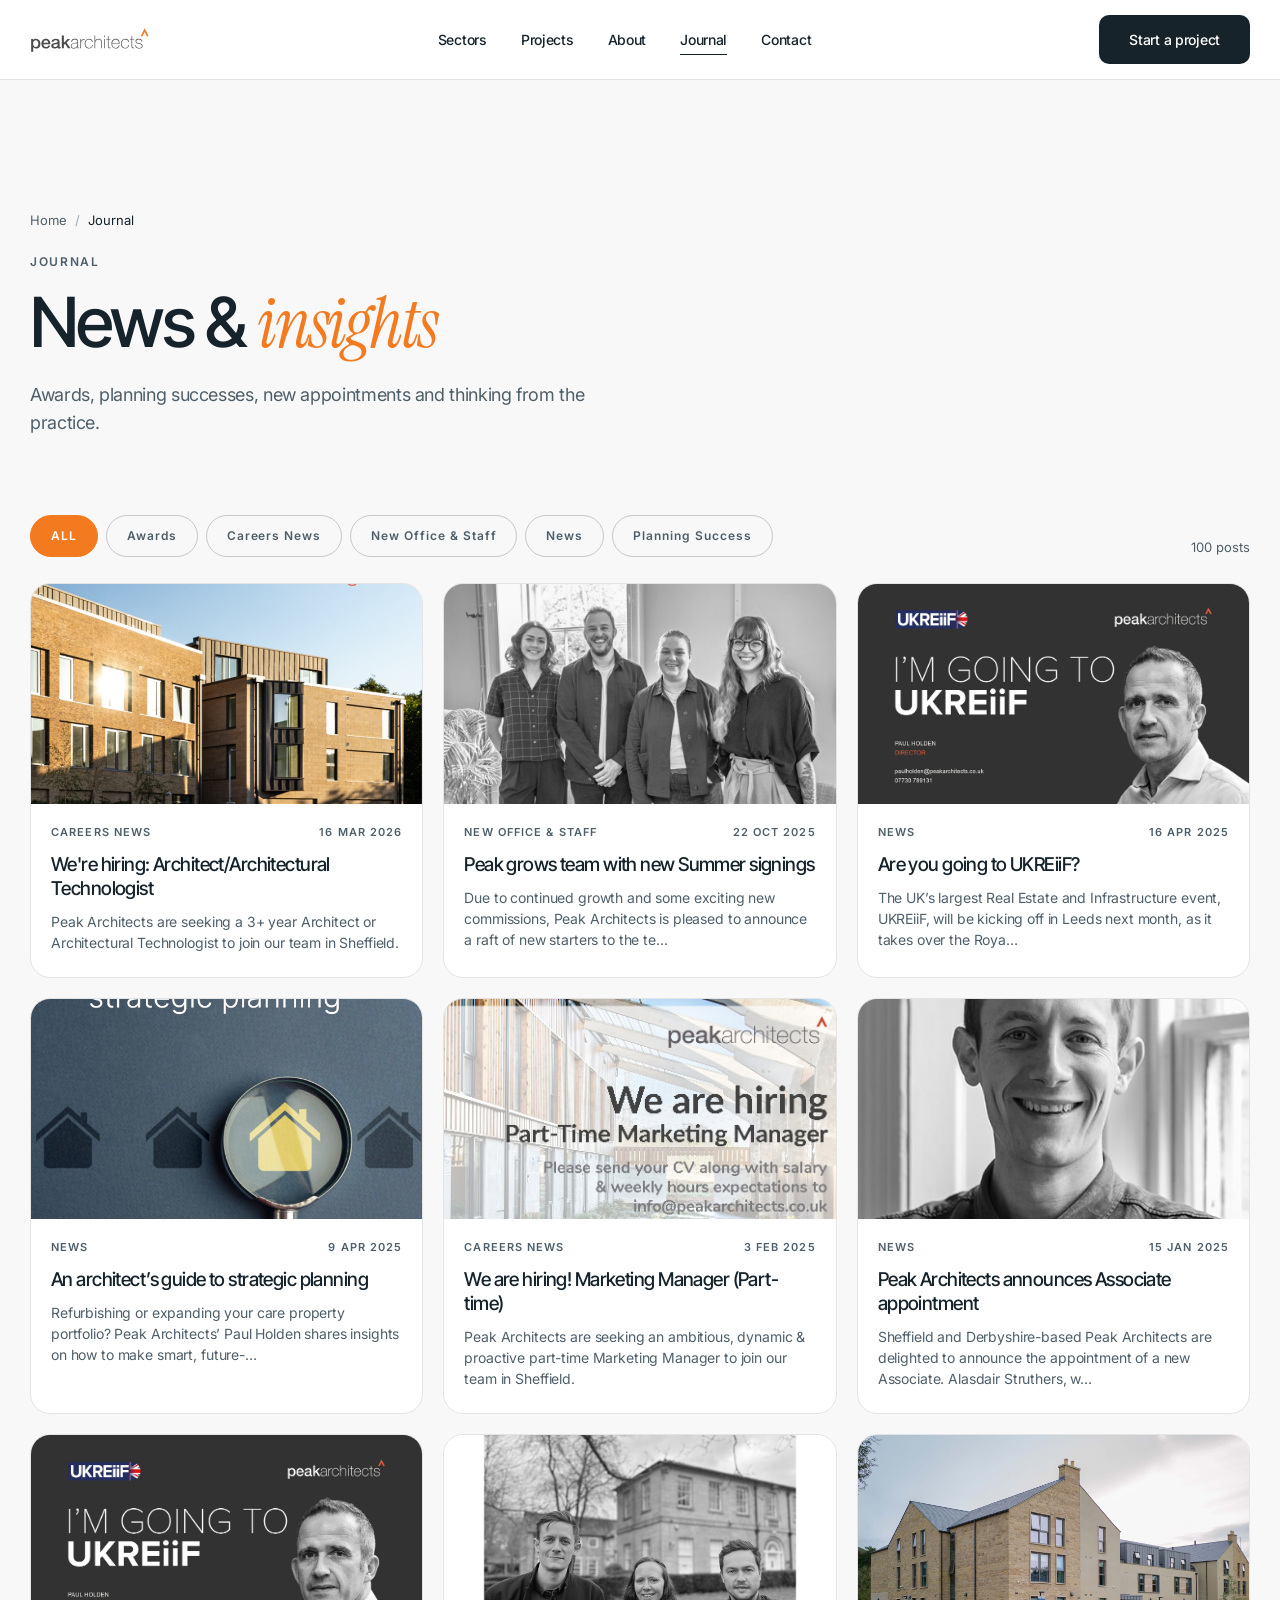
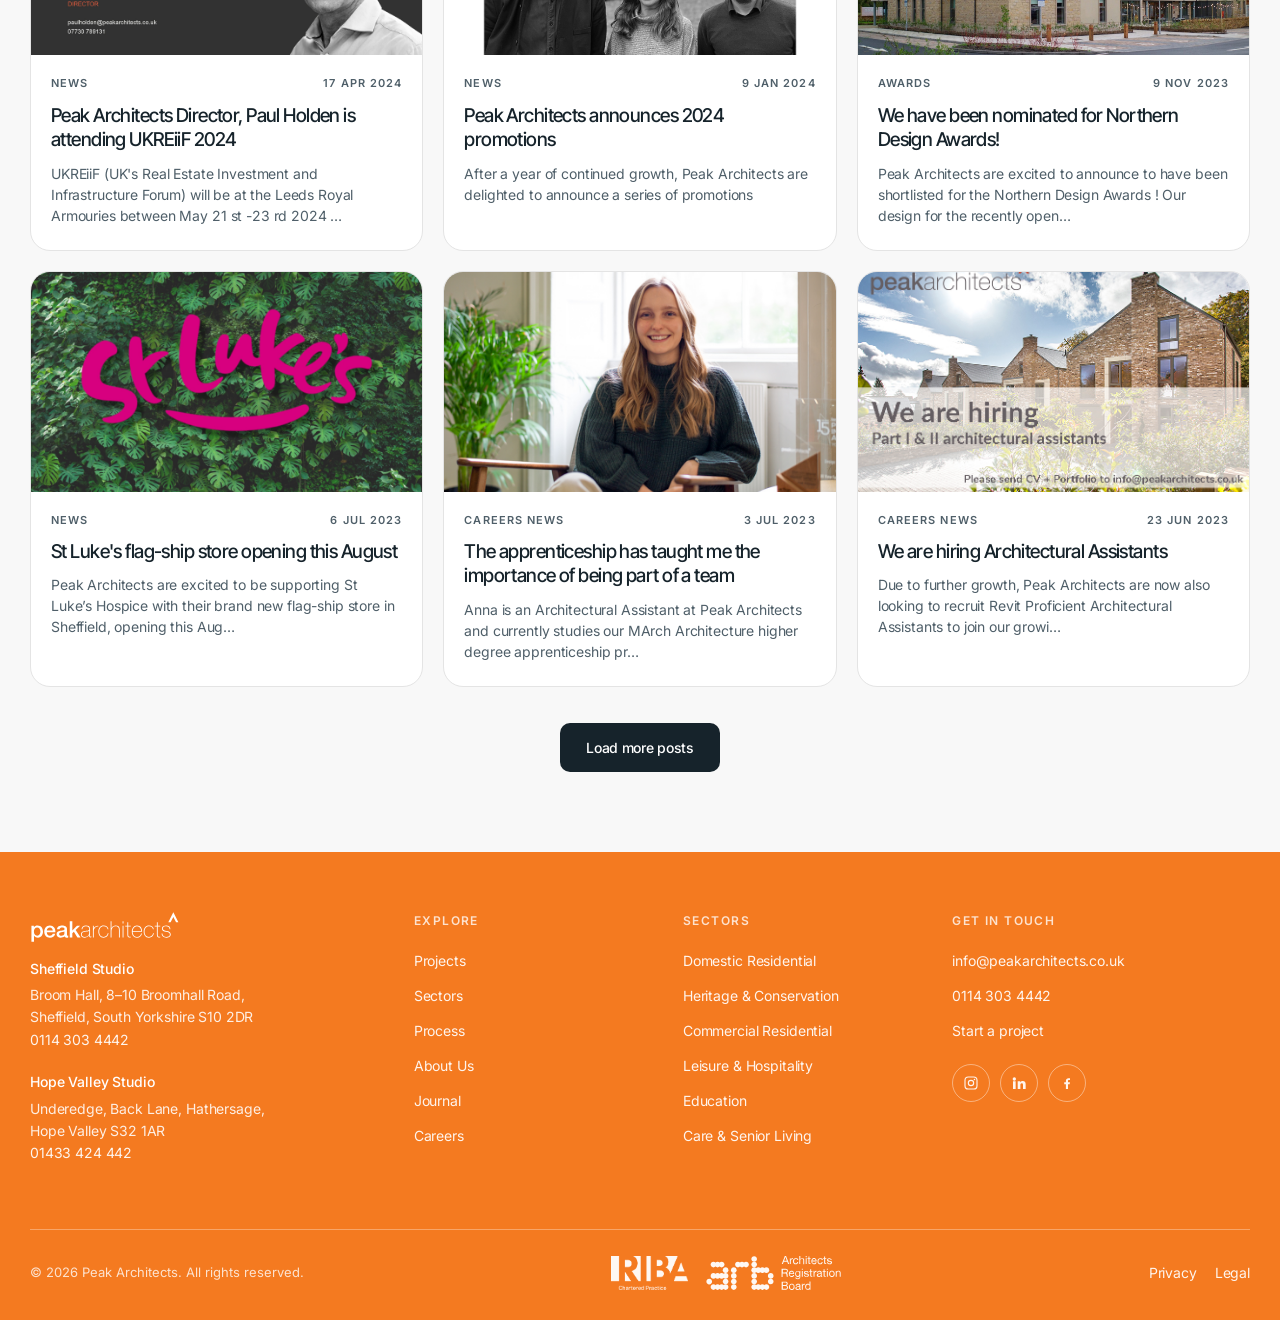
<file: post.html>
<!DOCTYPE html>
<html lang="en-GB">
<head>
<meta charset="utf-8">
<meta name="viewport" content="width=device-width,initial-scale=1">
<title>Journal — Peak Architects</title>
<meta name="description" content="News from Peak Architects.">
<link rel="preconnect" href="https://fonts.googleapis.com">
<link rel="preconnect" href="https://fonts.gstatic.com" crossorigin>
<link href="https://fonts.googleapis.com/css2?family=Inter+Tight:wght@400;500;600;700&family=Instrument+Serif:ital@0;1&family=Inter:wght@400;500;600;700&display=swap" rel="stylesheet">
<link rel="stylesheet" href="styles.css?v=3">
</head>
<body data-page="post">
<section class="phead" style="padding-bottom:34px">
  <div class="wrap postwrap">
    <nav class="crumb"><a href="index.html">Home</a><span class="sep">/</span>
      <a href="journal.html">Journal</a><span class="sep">/</span><span class="cur" id="crumbTitle"></span></nav>
    <div class="nmeta" id="nMeta"></div>
    <h1 id="nTitle"></h1>
  </div>
</section>
<section class="dwrap" style="padding-top:36px">
  <div class="wrap postwrap">
    <div class="nhero" id="nHeroWrap"><img id="nHero" src="" alt=""></div>
    <div class="prose rv" id="nBody"></div>
    <p class="srcnote">Originally published on the Peak Architects site —
      <a id="nSrc" href="#">view the original post</a>.</p>
  </div>
</section>
<section class="sec sec--paper" id="nGalSec" style="padding-top:24px">
  <div class="wrap"><div class="sec__head rv"><div class="l"><p class="eyebrow">Images</p></div></div>
    <div class="gal" id="nGal"></div></div>
</section>
<section class="sec">
  <div class="wrap">
    <div class="sec__head rv"><div class="l"><p class="eyebrow">More</p>
      <h2 class="display">Latest from the <span class="it">journal</span></h2></div></div>
    <div class="grid3" id="nRel"></div>
  </div>
</section>
<script src="data.js?v=3"></script>
<script src="site.js?v=3"></script>
</body>
</html>
</file>
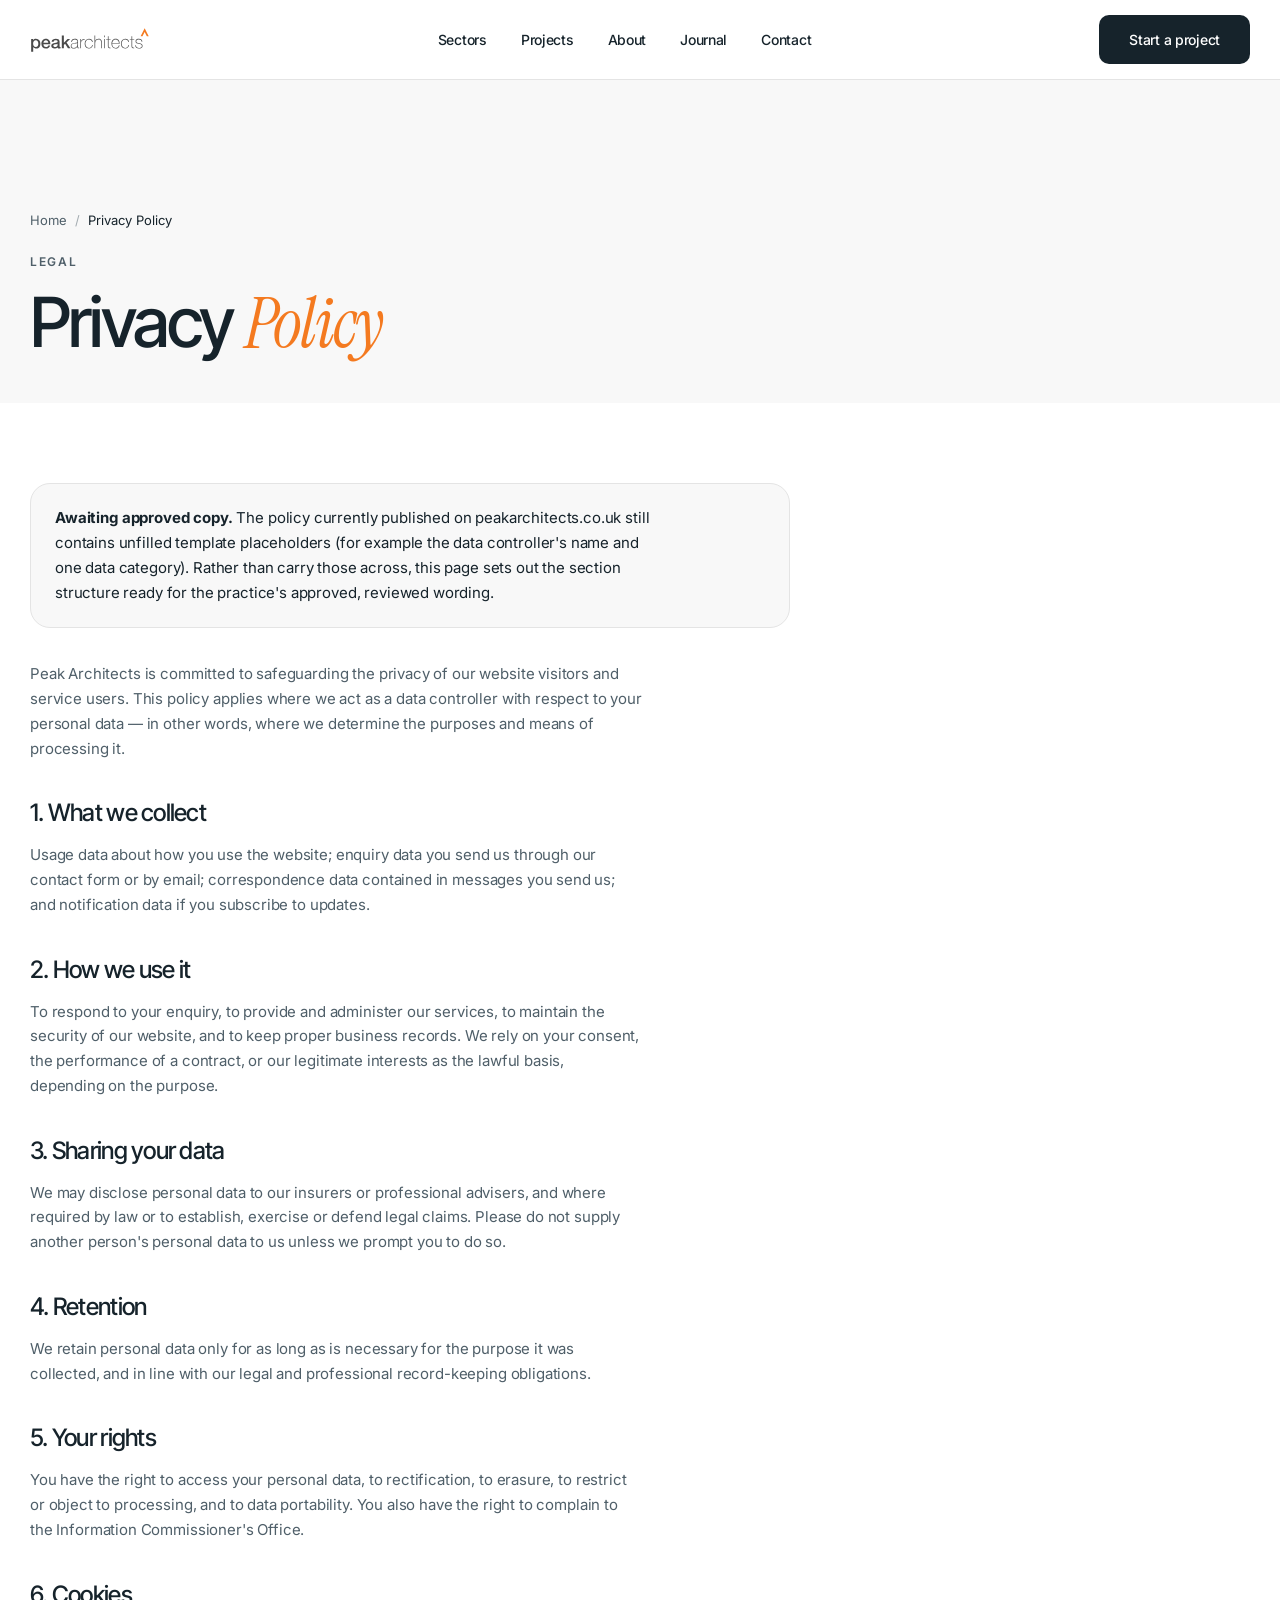
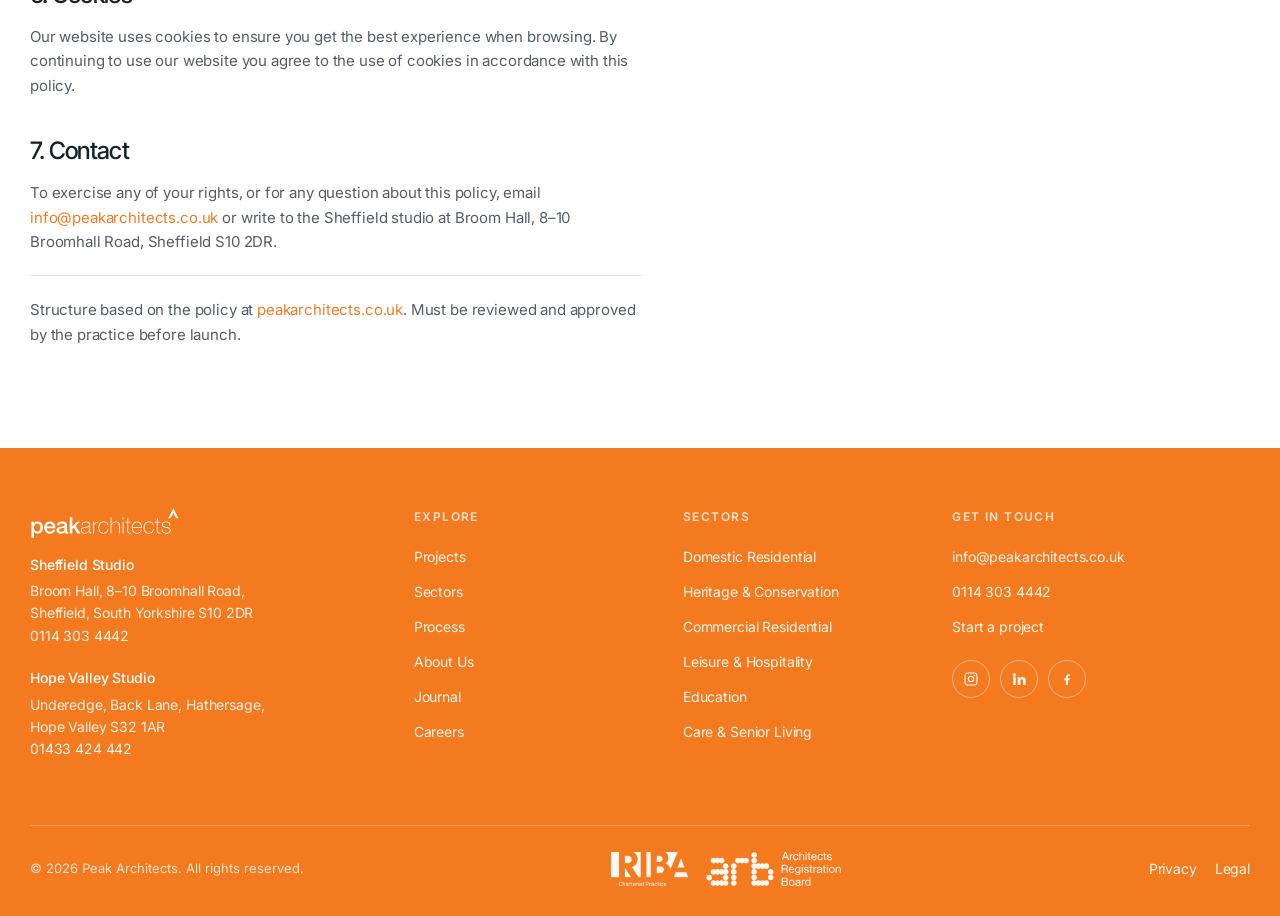
<file: privacy.html>
<!DOCTYPE html>
<html lang="en-GB">
<head>
<meta charset="utf-8">
<meta name="viewport" content="width=device-width,initial-scale=1">
<title>Privacy Policy — Peak Architects</title>
<meta name="description" content="How Peak Architects collects and uses personal data.">
<link rel="preconnect" href="https://fonts.googleapis.com">
<link rel="preconnect" href="https://fonts.gstatic.com" crossorigin>
<link href="https://fonts.googleapis.com/css2?family=Inter+Tight:wght@400;500;600;700&family=Instrument+Serif:ital@0;1&family=Inter:wght@400;500;600;700&display=swap" rel="stylesheet">
<link rel="stylesheet" href="styles.css?v=3">
</head>
<body data-page="privacy">
<section class="phead">
  <div class="wrap">
    <nav class="crumb"><a href="index.html">Home</a><span class="sep">/</span><span class="cur">Privacy Policy</span></nav>
    <p class="eyebrow">Legal</p>
    <h1>Privacy <span class="it">Policy</span></h1>
  </div>
</section>
<section class="sec"><div class="wrap"><div class="legal prose">
  <div class="fcard fcard--light" style="padding:22px 24px;margin-bottom:34px">
    <p style="margin:0;font-size:15px"><strong>Awaiting approved copy.</strong>
      The policy currently published on peakarchitects.co.uk still contains unfilled template
      placeholders (for example the data controller's name and one data category). Rather than carry
      those across, this page sets out the section structure ready for the practice's approved,
      reviewed wording.</p>
  </div>

  <p>Peak Architects is committed to safeguarding the privacy of our website visitors and service
    users. This policy applies where we act as a data controller with respect to your personal data —
    in other words, where we determine the purposes and means of processing it.</p>

  <h2>1. What we collect</h2>
  <p>Usage data about how you use the website; enquiry data you send us through our contact form or by
    email; correspondence data contained in messages you send us; and notification data if you
    subscribe to updates.</p>

  <h2>2. How we use it</h2>
  <p>To respond to your enquiry, to provide and administer our services, to maintain the security of
    our website, and to keep proper business records. We rely on your consent, the performance of a
    contract, or our legitimate interests as the lawful basis, depending on the purpose.</p>

  <h2>3. Sharing your data</h2>
  <p>We may disclose personal data to our insurers or professional advisers, and where required by law
    or to establish, exercise or defend legal claims. Please do not supply another person's personal
    data to us unless we prompt you to do so.</p>

  <h2>4. Retention</h2>
  <p>We retain personal data only for as long as is necessary for the purpose it was collected, and in
    line with our legal and professional record-keeping obligations.</p>

  <h2>5. Your rights</h2>
  <p>You have the right to access your personal data, to rectification, to erasure, to restrict or
    object to processing, and to data portability. You also have the right to complain to the
    Information Commissioner's Office.</p>

  <h2>6. Cookies</h2>
  <p>Our website uses cookies to ensure you get the best experience when browsing. By continuing to
    use our website you agree to the use of cookies in accordance with this policy.</p>

  <h2>7. Contact</h2>
  <p>To exercise any of your rights, or for any question about this policy, email
    <a href="mailto:info@peakarchitects.co.uk" style="color:var(--accent)">info@peakarchitects.co.uk</a>
    or write to the Sheffield studio at Broom Hall, 8–10 Broomhall Road, Sheffield S10 2DR.</p>

  <p class="srcnote">Structure based on the policy at
    <a href="https://peakarchitects.co.uk/legal-pages/privacy-policy/">peakarchitects.co.uk</a>.
    Must be reviewed and approved by the practice before launch.</p>
</div></div></section>
<script src="data.js?v=3"></script>
<script src="site.js?v=3"></script>
</body>
</html>
</file>
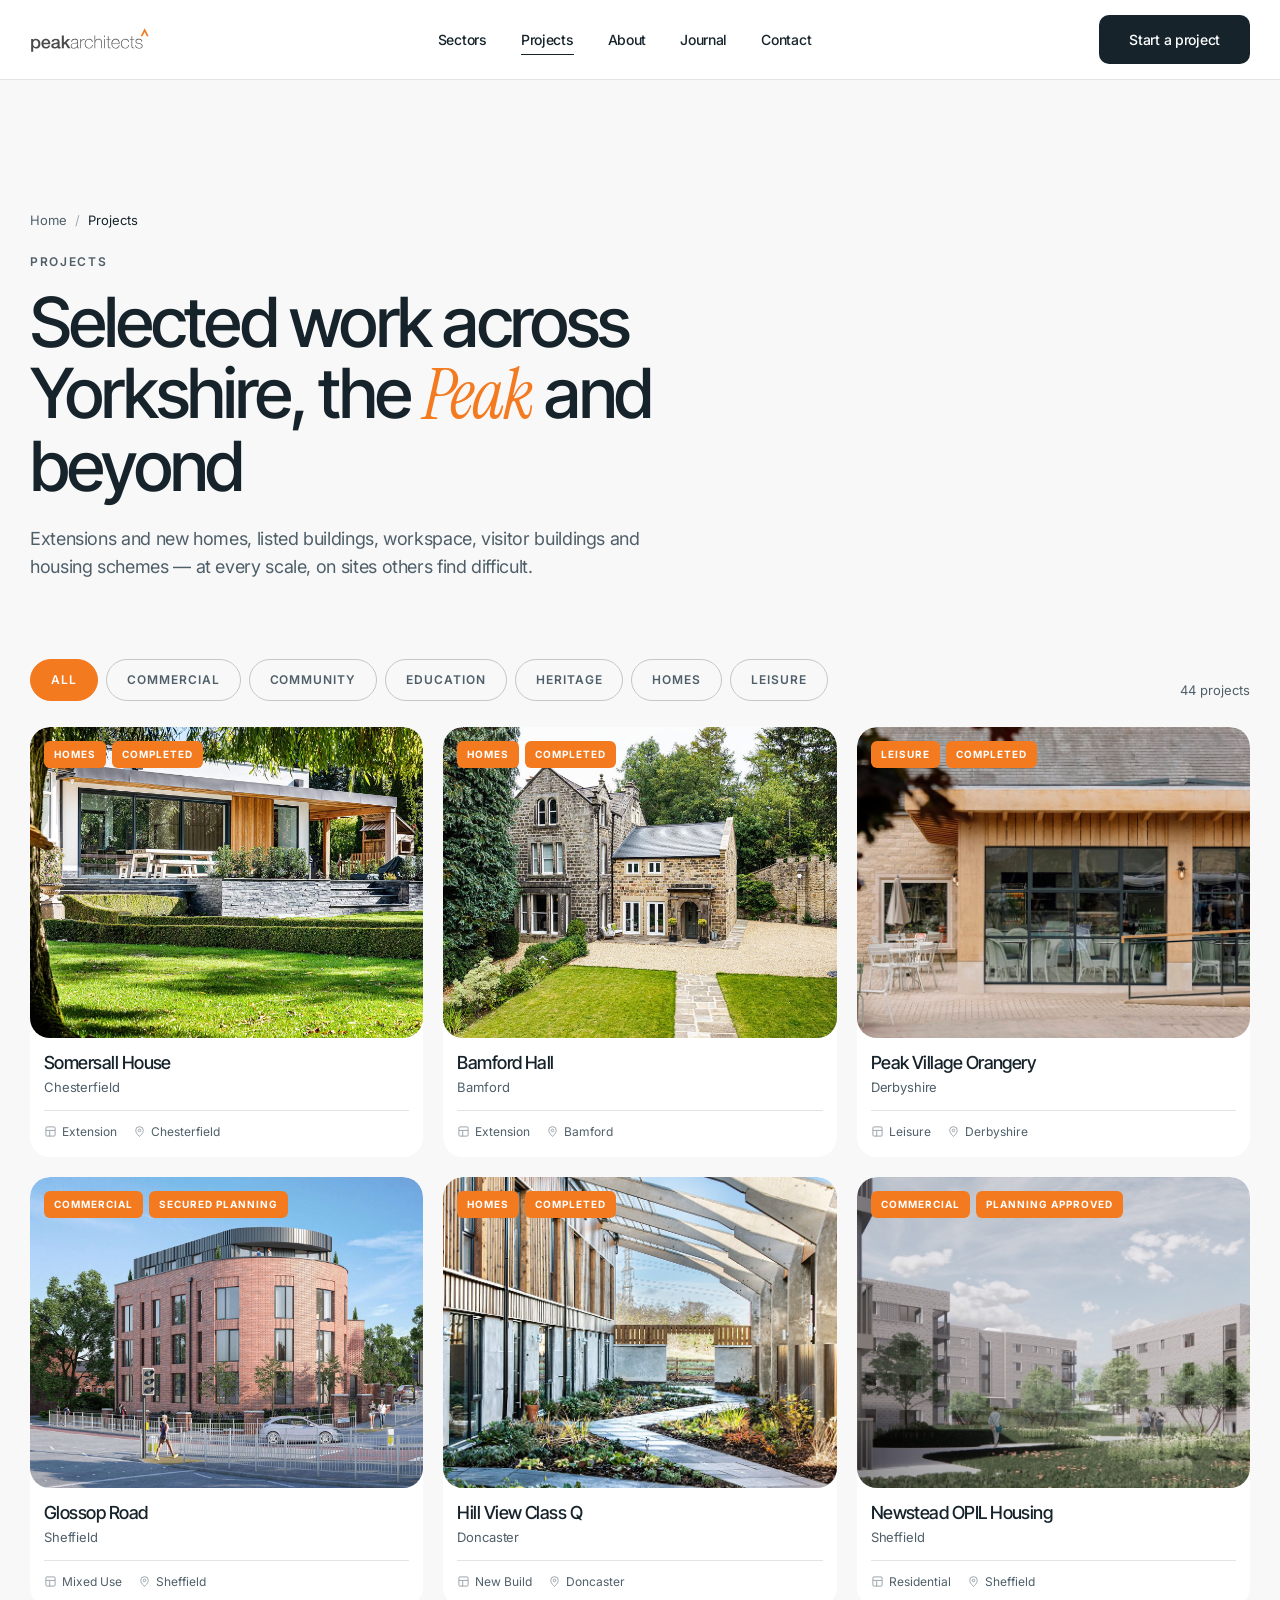
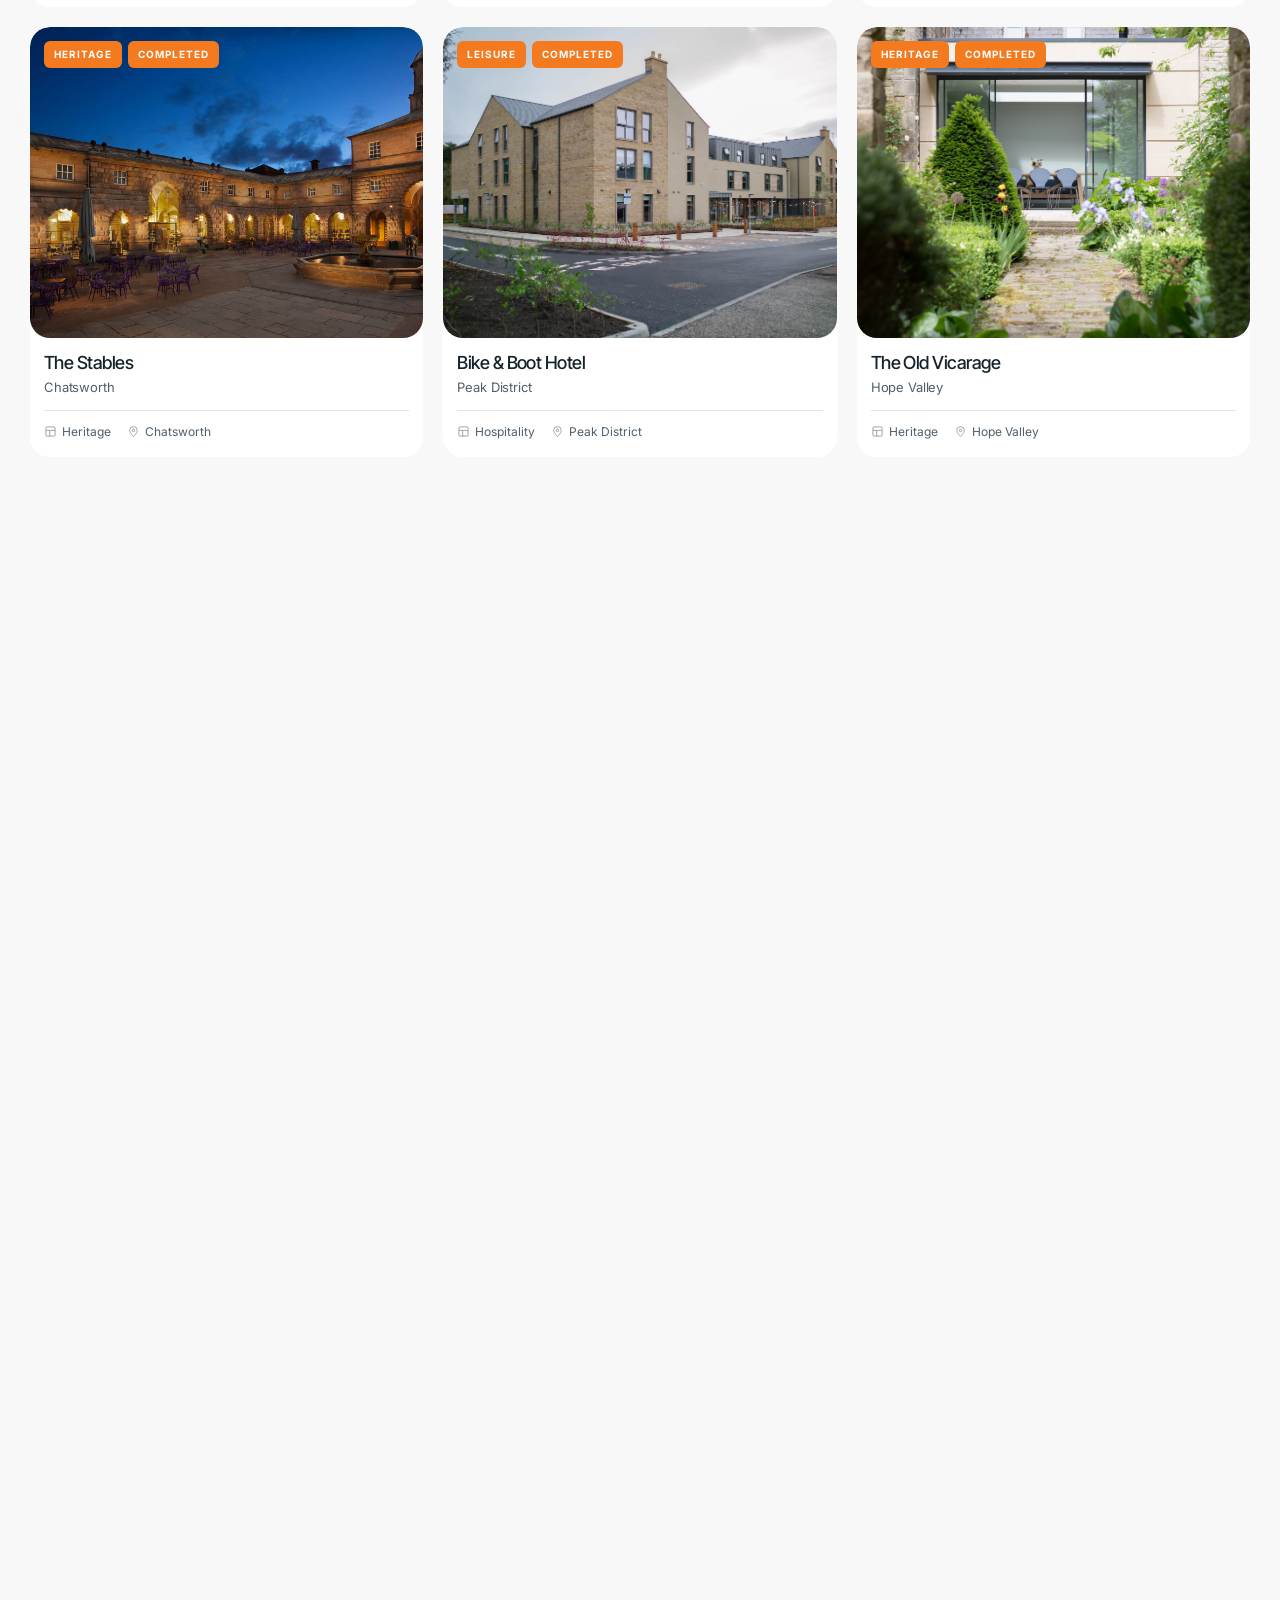
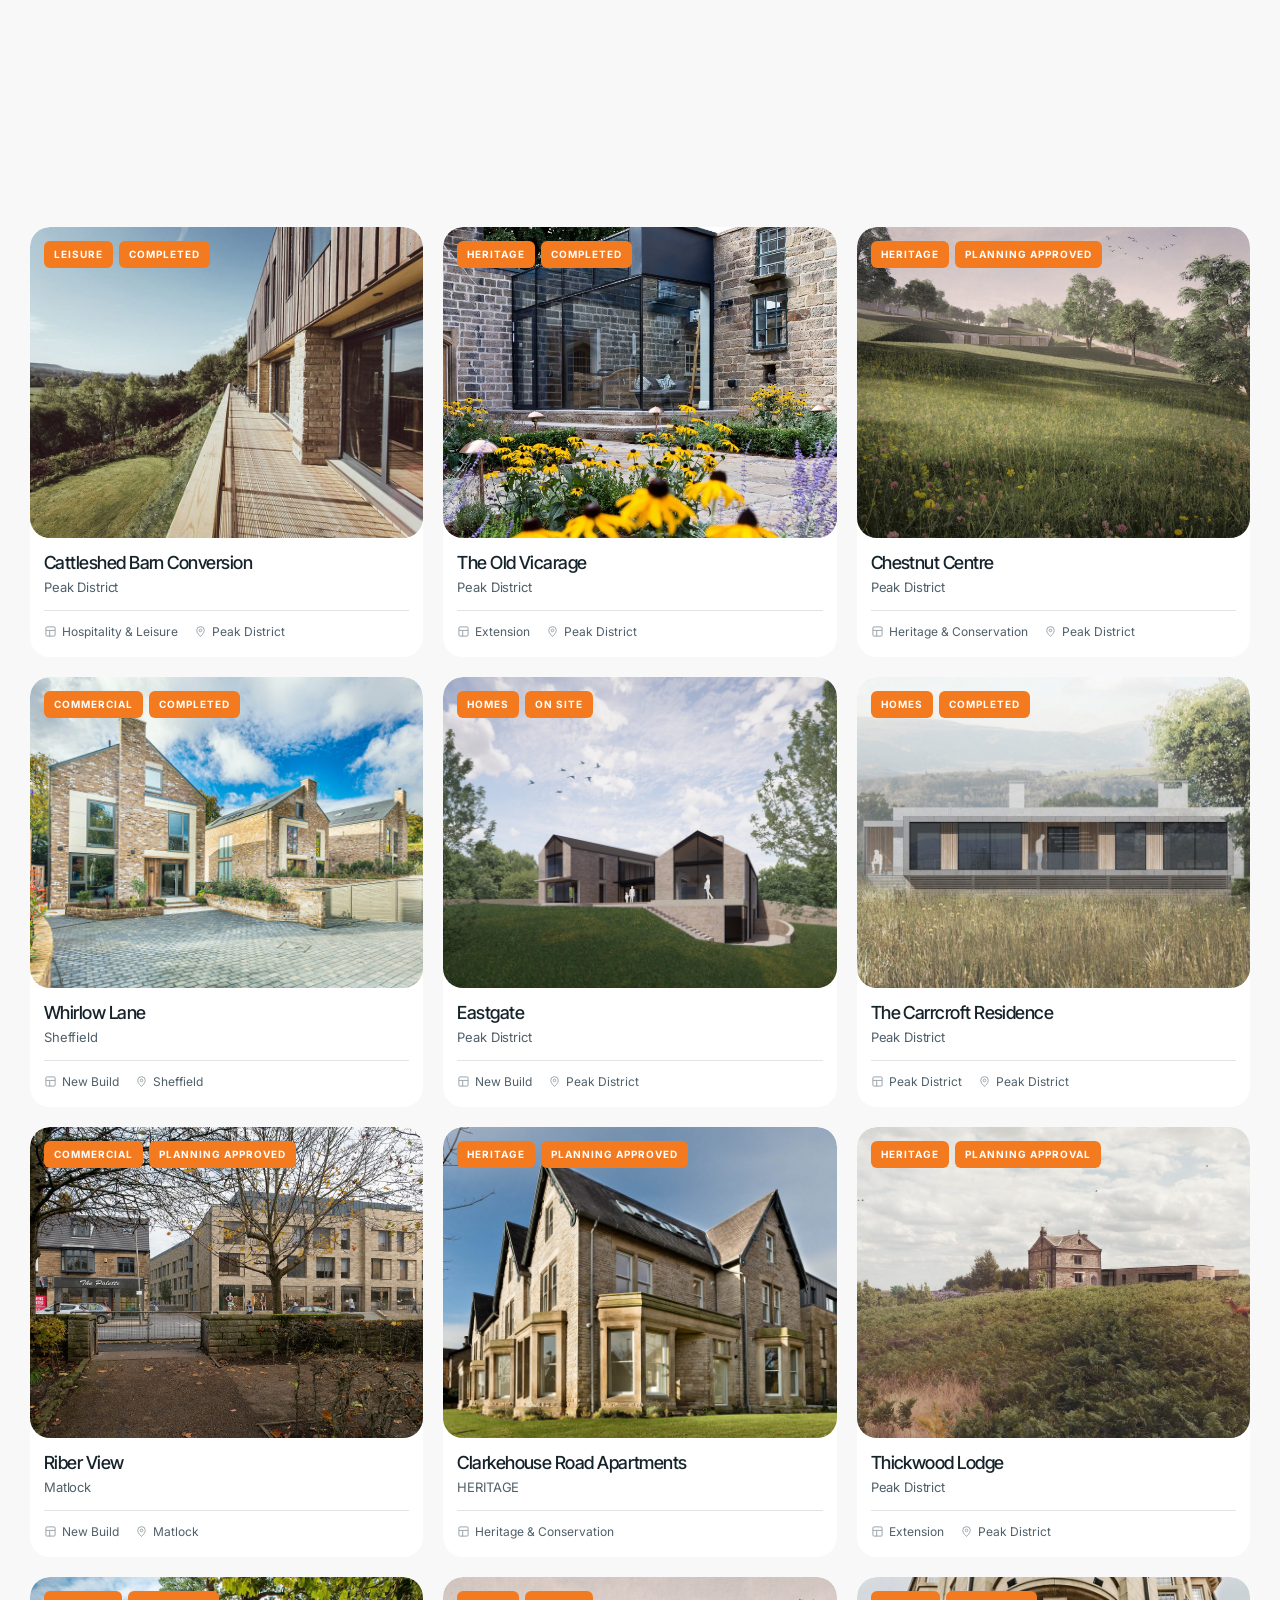
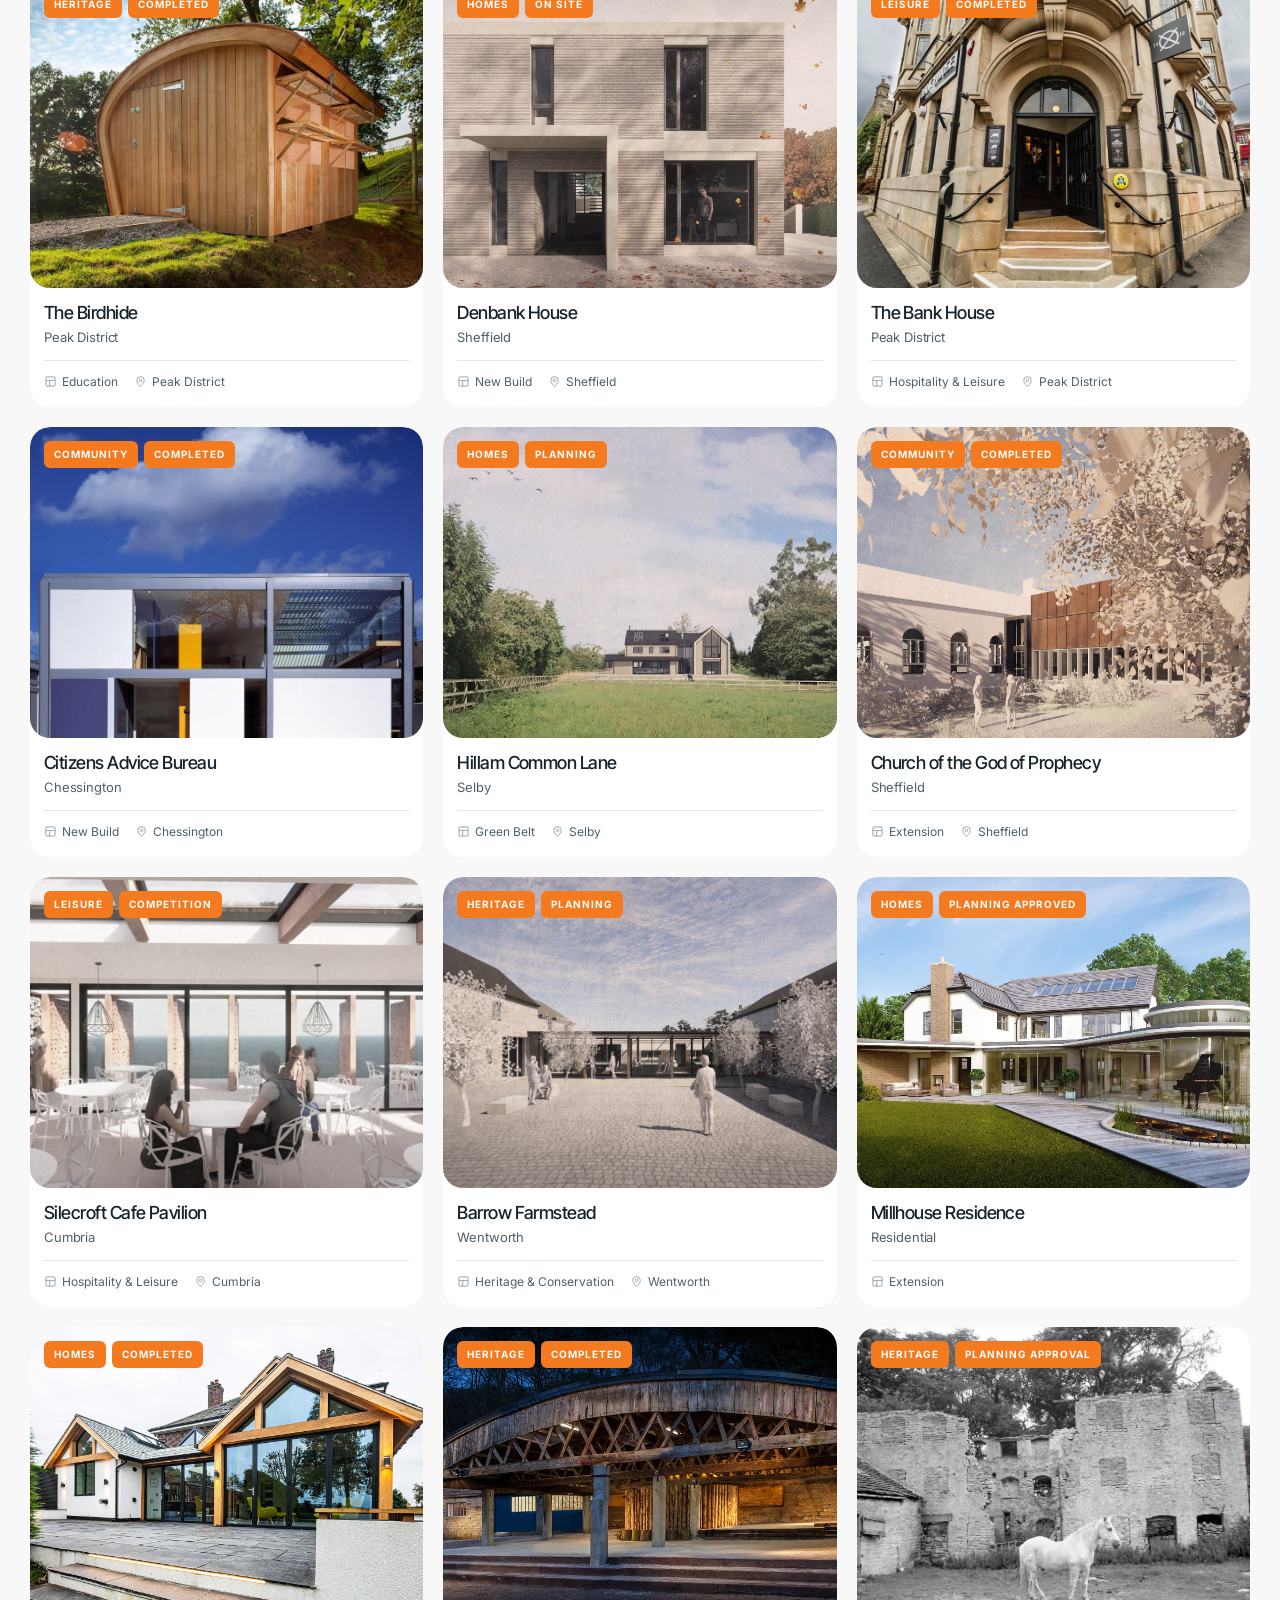
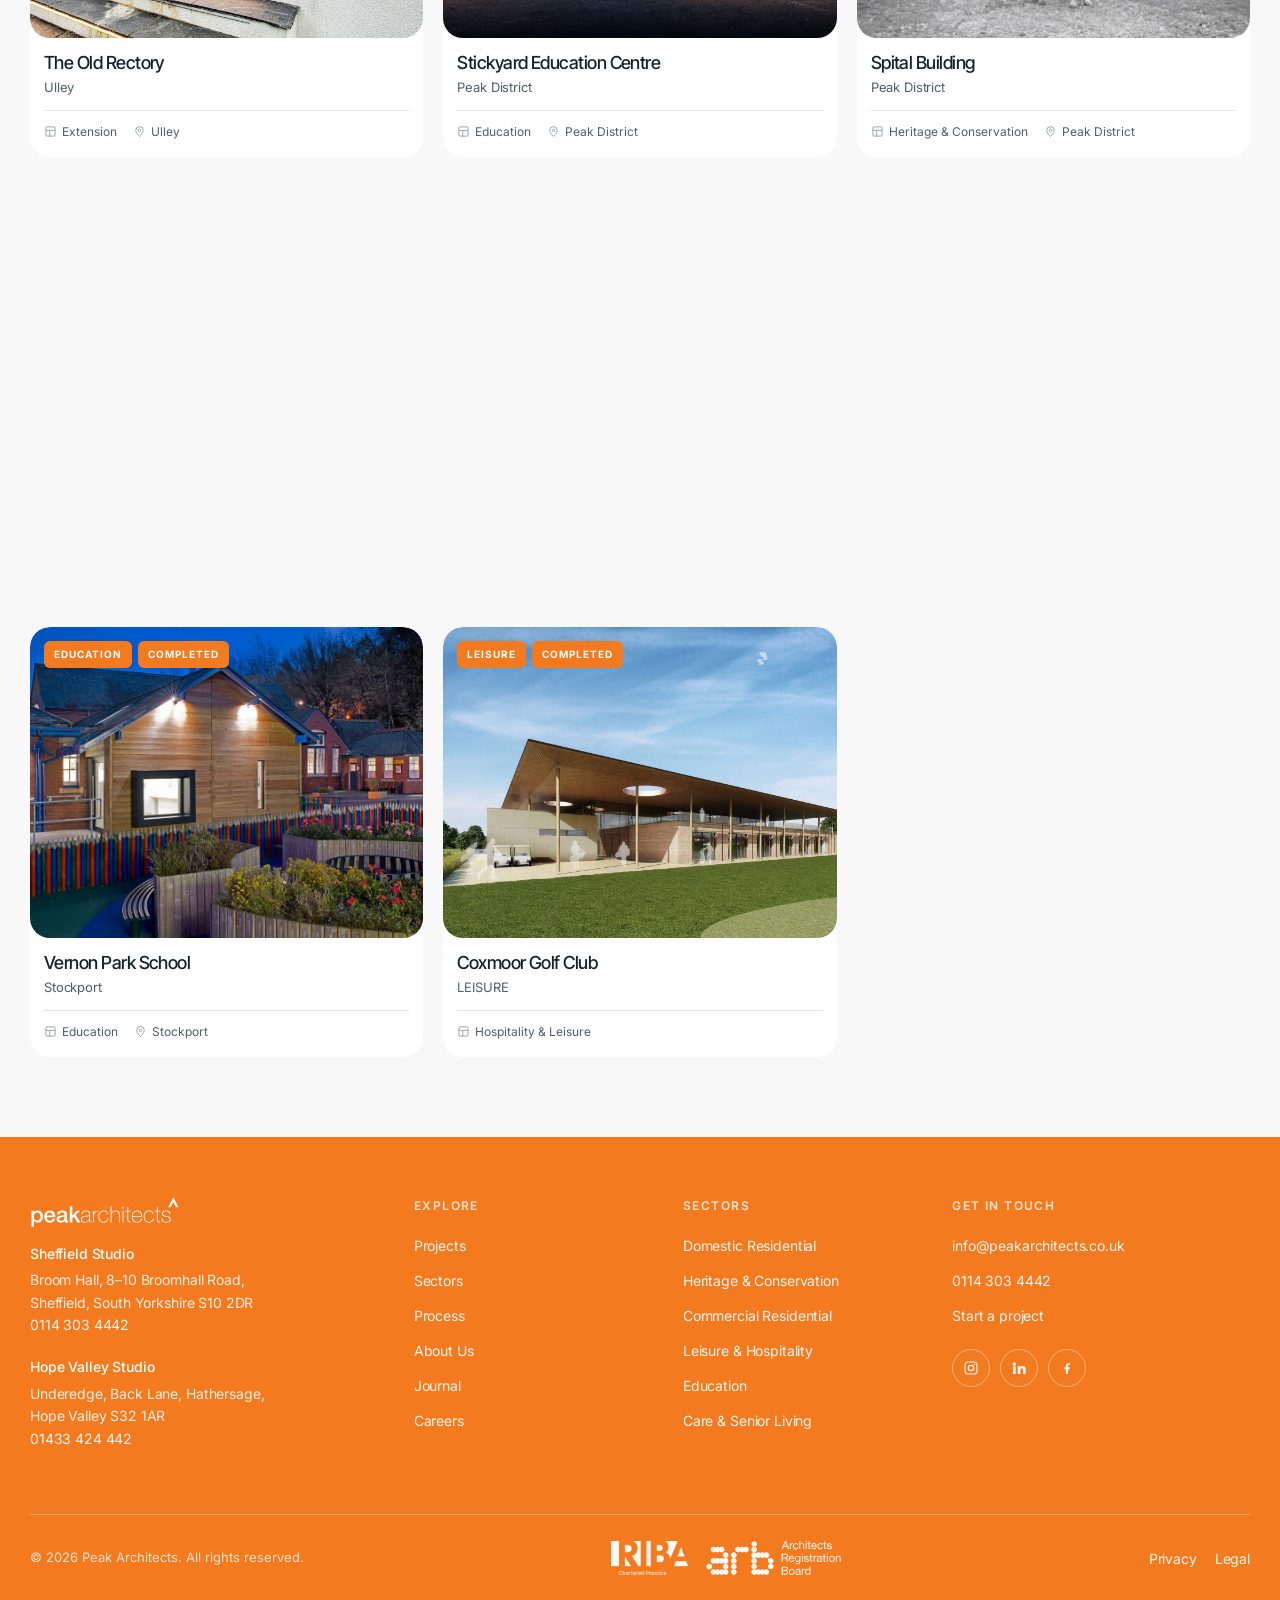
<file: project.html>
<!DOCTYPE html>
<html lang="en-GB">
<head>
<meta charset="utf-8">
<meta name="viewport" content="width=device-width,initial-scale=1">
<title>Project — Peak Architects</title>
<meta name="description" content="A Peak Architects project.">
<link rel="preconnect" href="https://fonts.googleapis.com">
<link rel="preconnect" href="https://fonts.gstatic.com" crossorigin>
<link href="https://fonts.googleapis.com/css2?family=Inter+Tight:wght@400;500;600;700&family=Instrument+Serif:ital@0;1&family=Inter:wght@400;500;600;700&display=swap" rel="stylesheet">
<link rel="stylesheet" href="styles.css?v=3">
</head>
<body data-page="project">
<section class="phead" style="padding-bottom:30px">
  <div class="wrap">
    <nav class="crumb"><a href="index.html">Home</a><span class="sep">/</span>
      <a href="projects.html">Projects</a><span class="sep">/</span><span class="cur" id="crumbTitle"></span></nav>
    <p class="eyebrow" id="pTag"></p>
    <h1 id="pTitle"></h1>
  </div>
</section>
<div class="dhero"><img id="pHero" src="" alt=""></div>
<section class="dwrap">
  <div class="wrap">
    <div class="dgrid">
      <div class="prose rv" id="pBody"></div>
      <aside class="rv"><div class="facts" id="pFacts"></div></aside>
    </div>
  </div>
</section>
<section class="sec sec--paper" id="pGalSec" style="padding-top:20px">
  <div class="wrap">
    <div class="sec__head rv"><div class="l"><p class="eyebrow">Gallery</p></div></div>
    <div class="gal" id="pGal"></div>
  </div>
</section>
<section class="sec">
  <div class="wrap"><div class="pnav" id="pNav"></div></div>
</section>
<section class="sec sec--paper" id="pRelSec" style="padding-top:20px">
  <div class="wrap">
    <div class="sec__head rv"><div class="l"><p class="eyebrow">Related</p>
      <h2 class="display">More in this <span class="it">sector</span></h2></div></div>
    <div class="grid3" id="pRel"></div>
  </div>
</section>
<script src="data.js?v=3"></script>
<script src="site.js?v=3"></script>
</body>
</html>
</file>
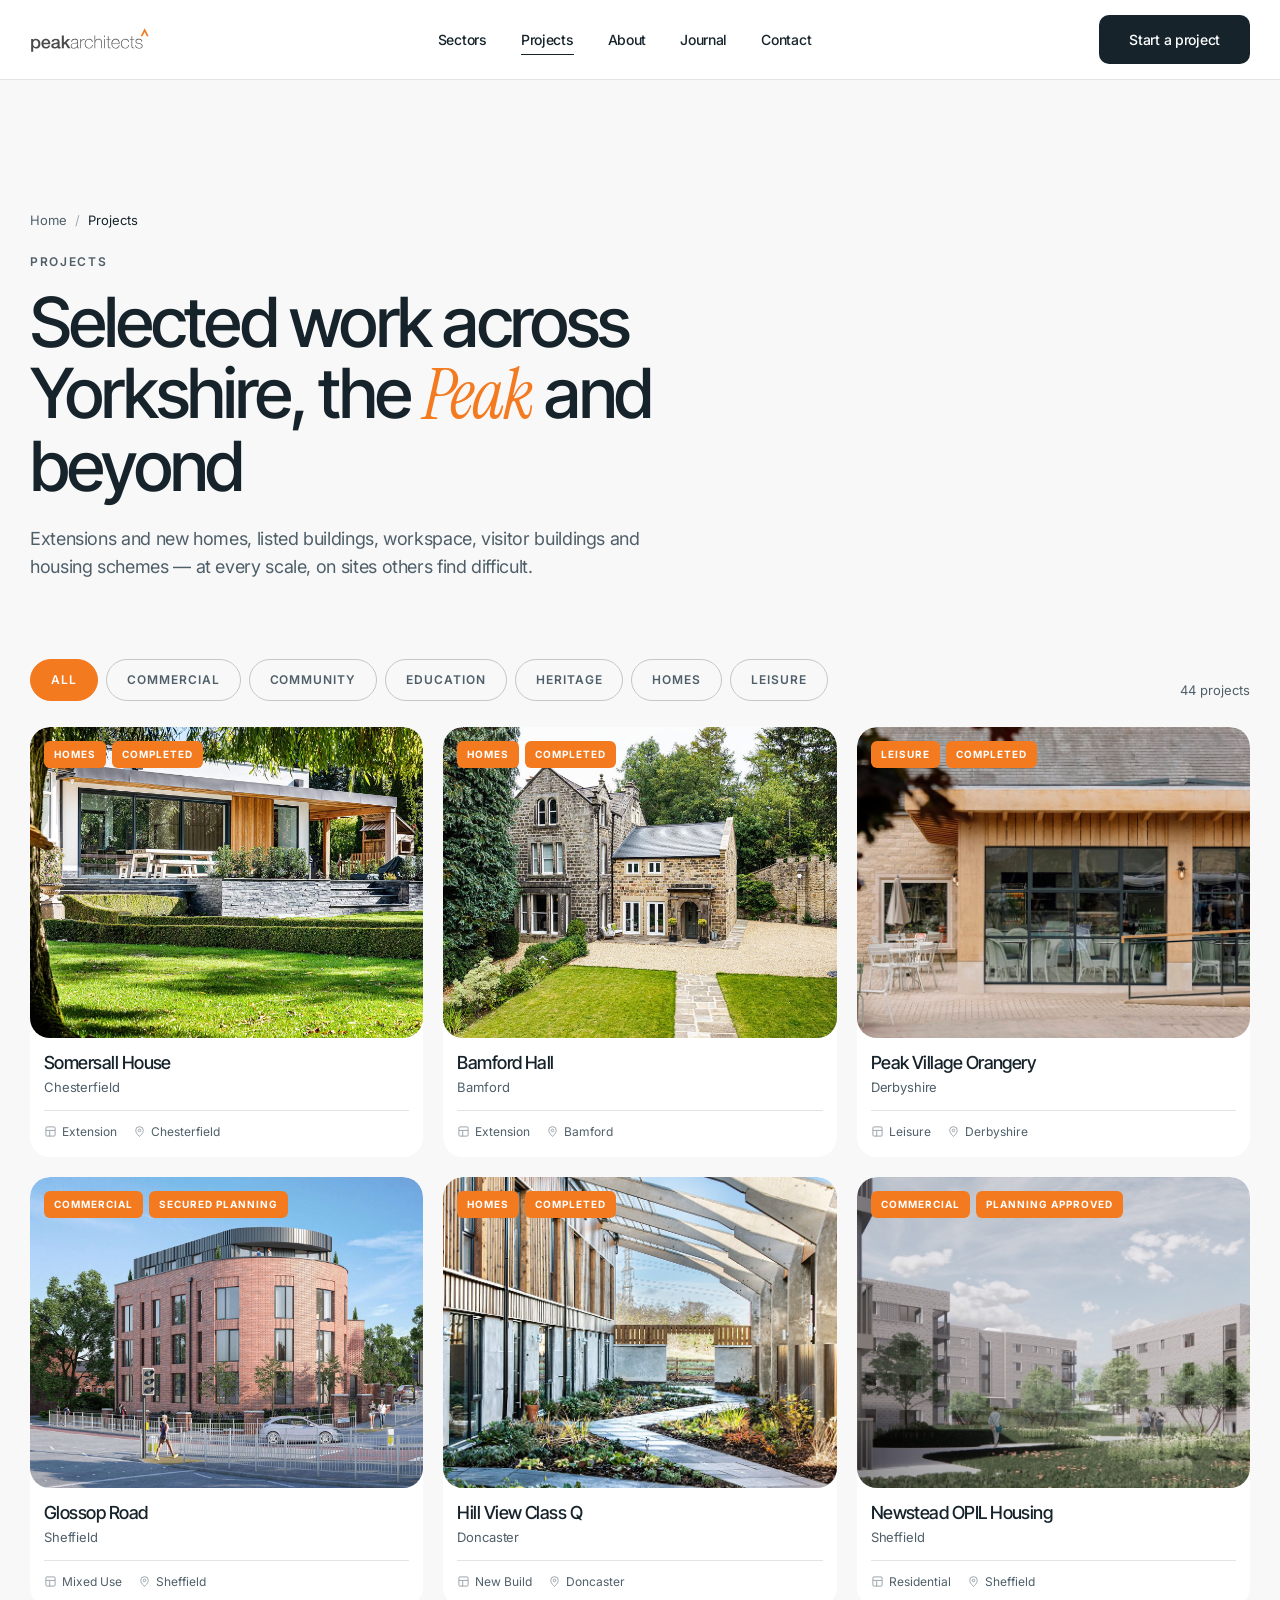
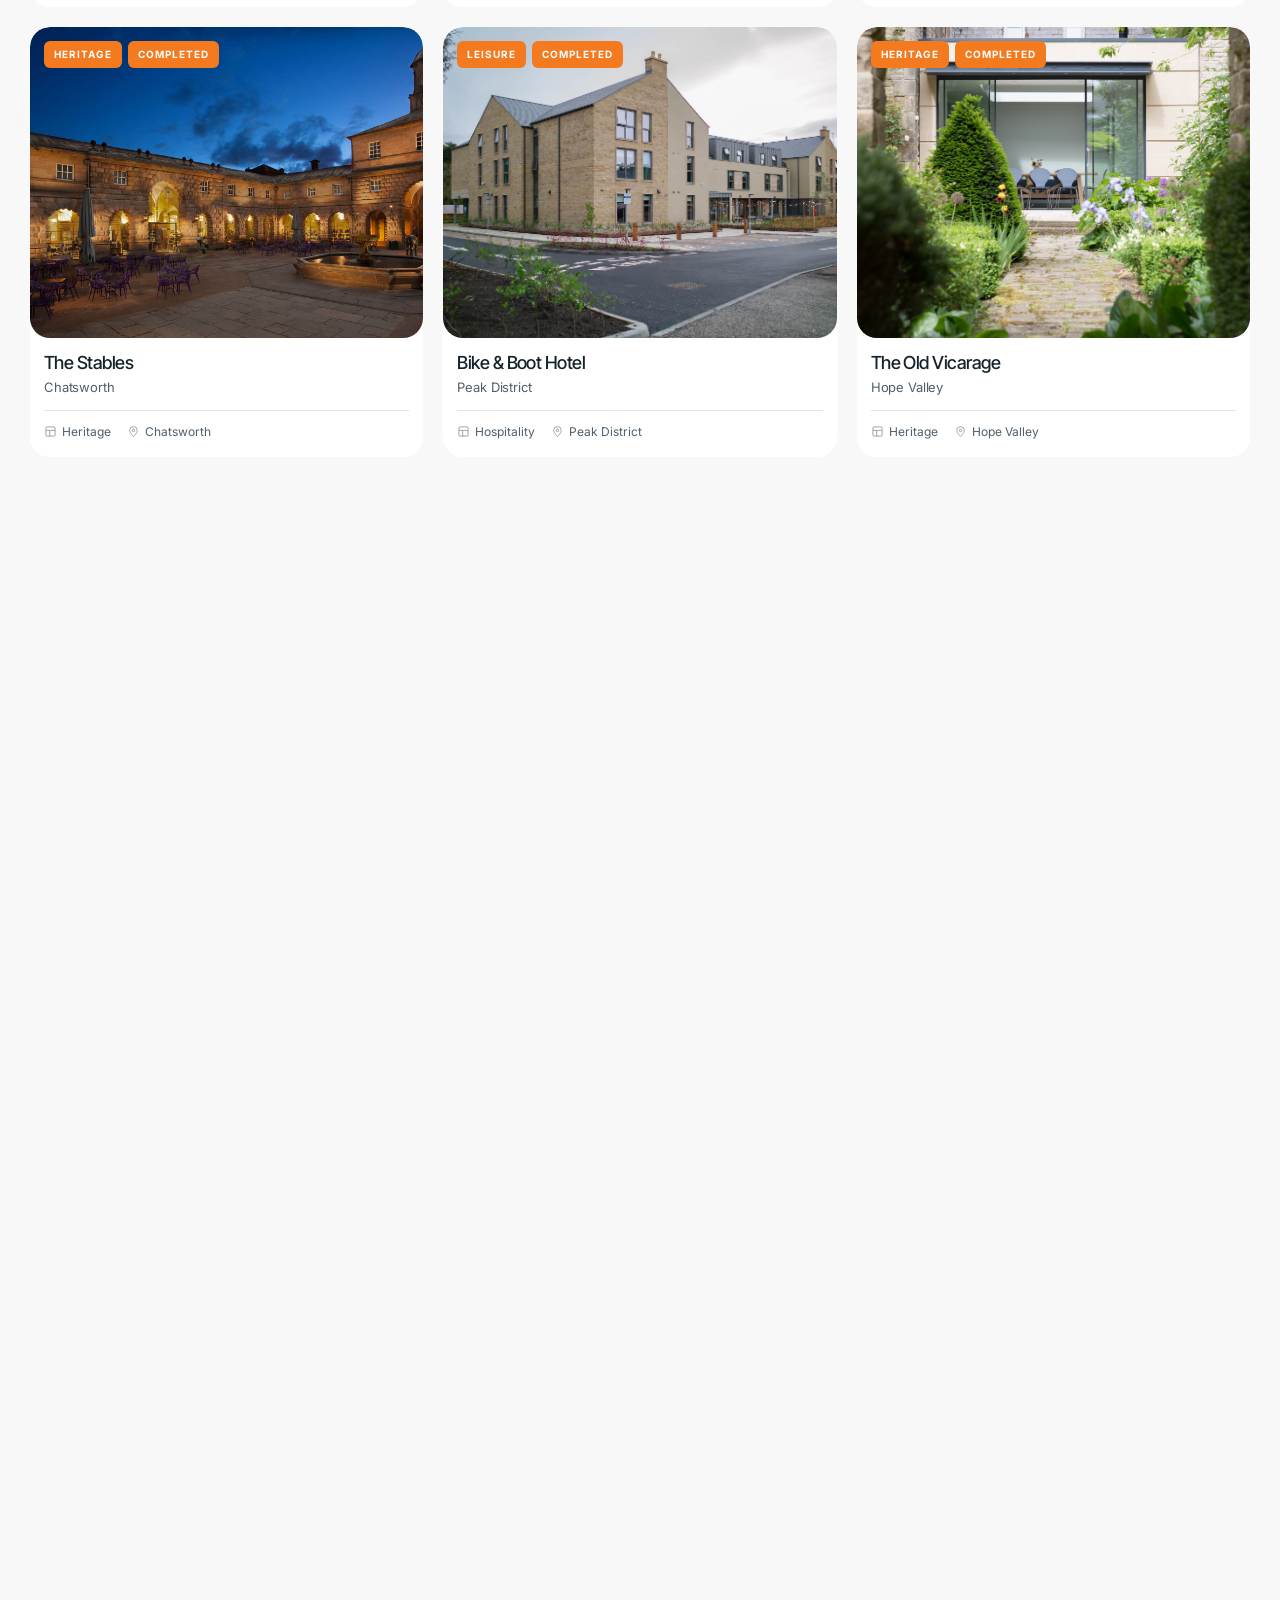
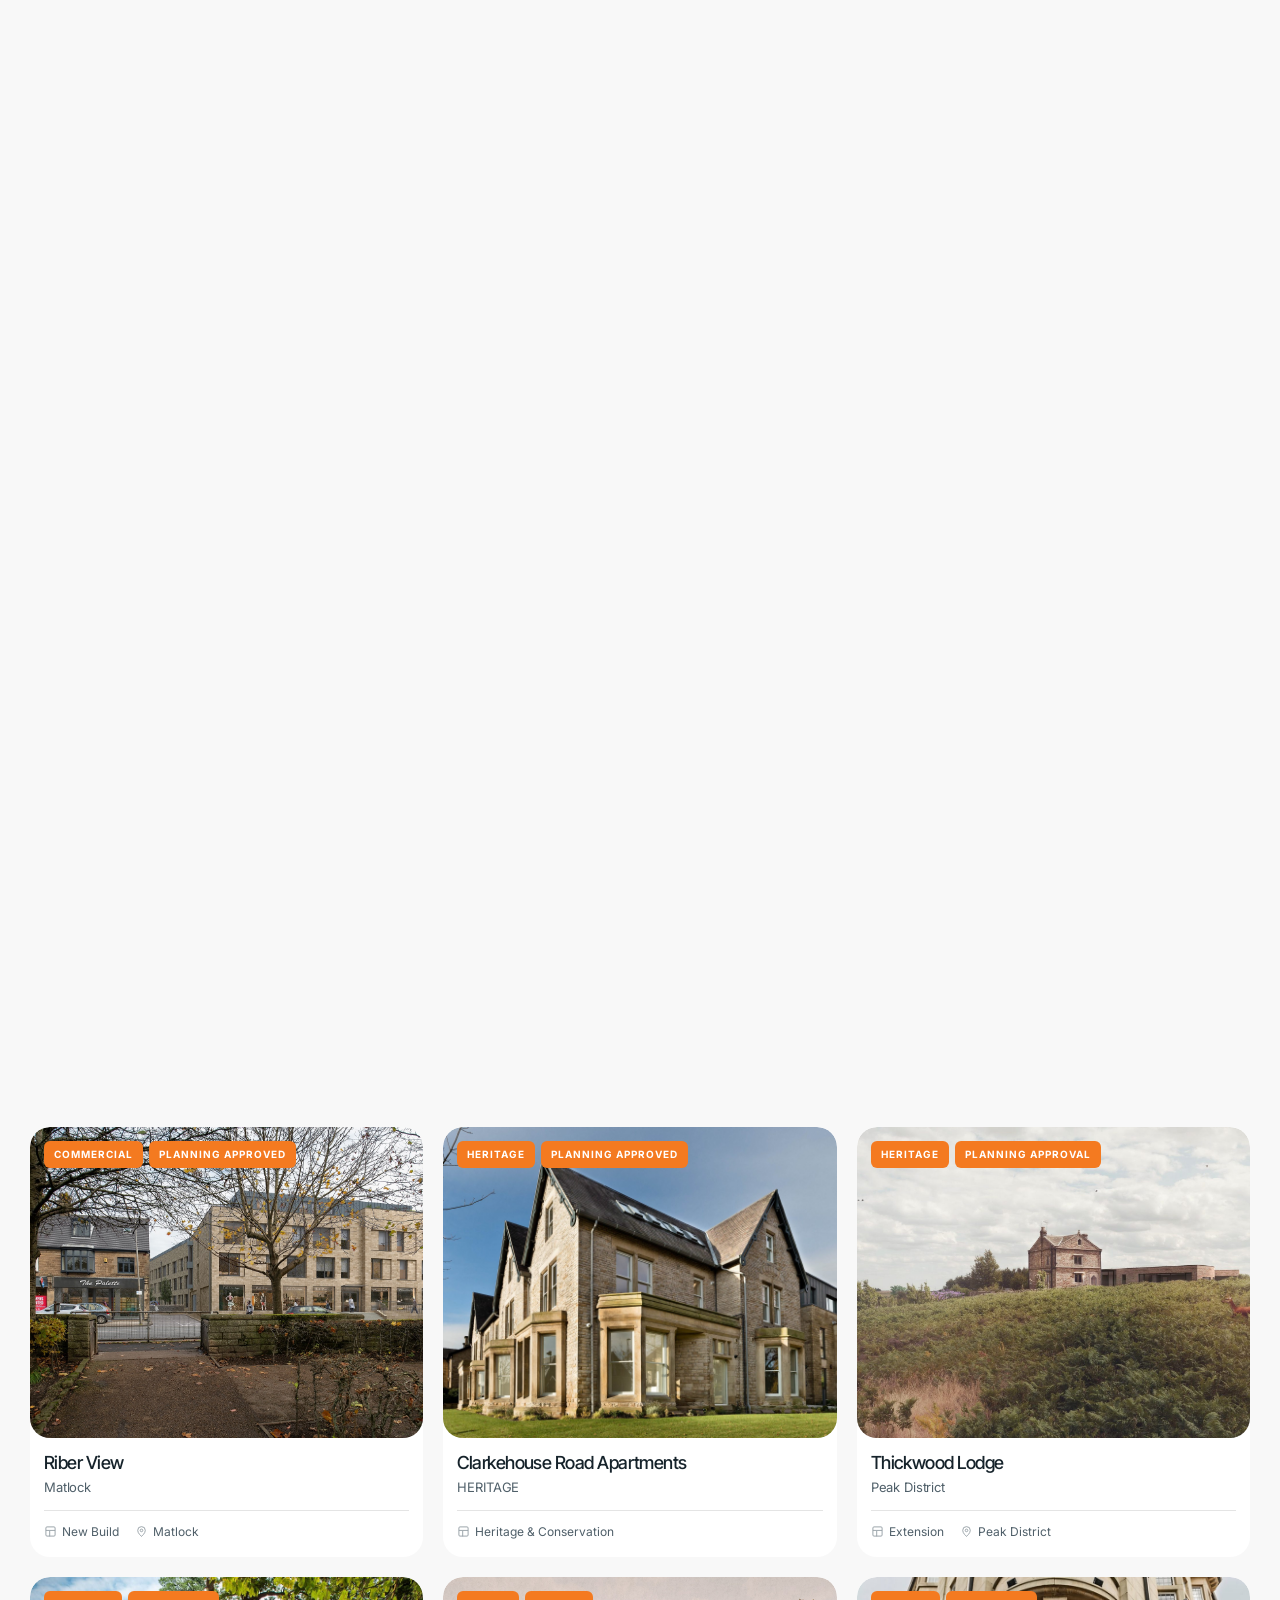
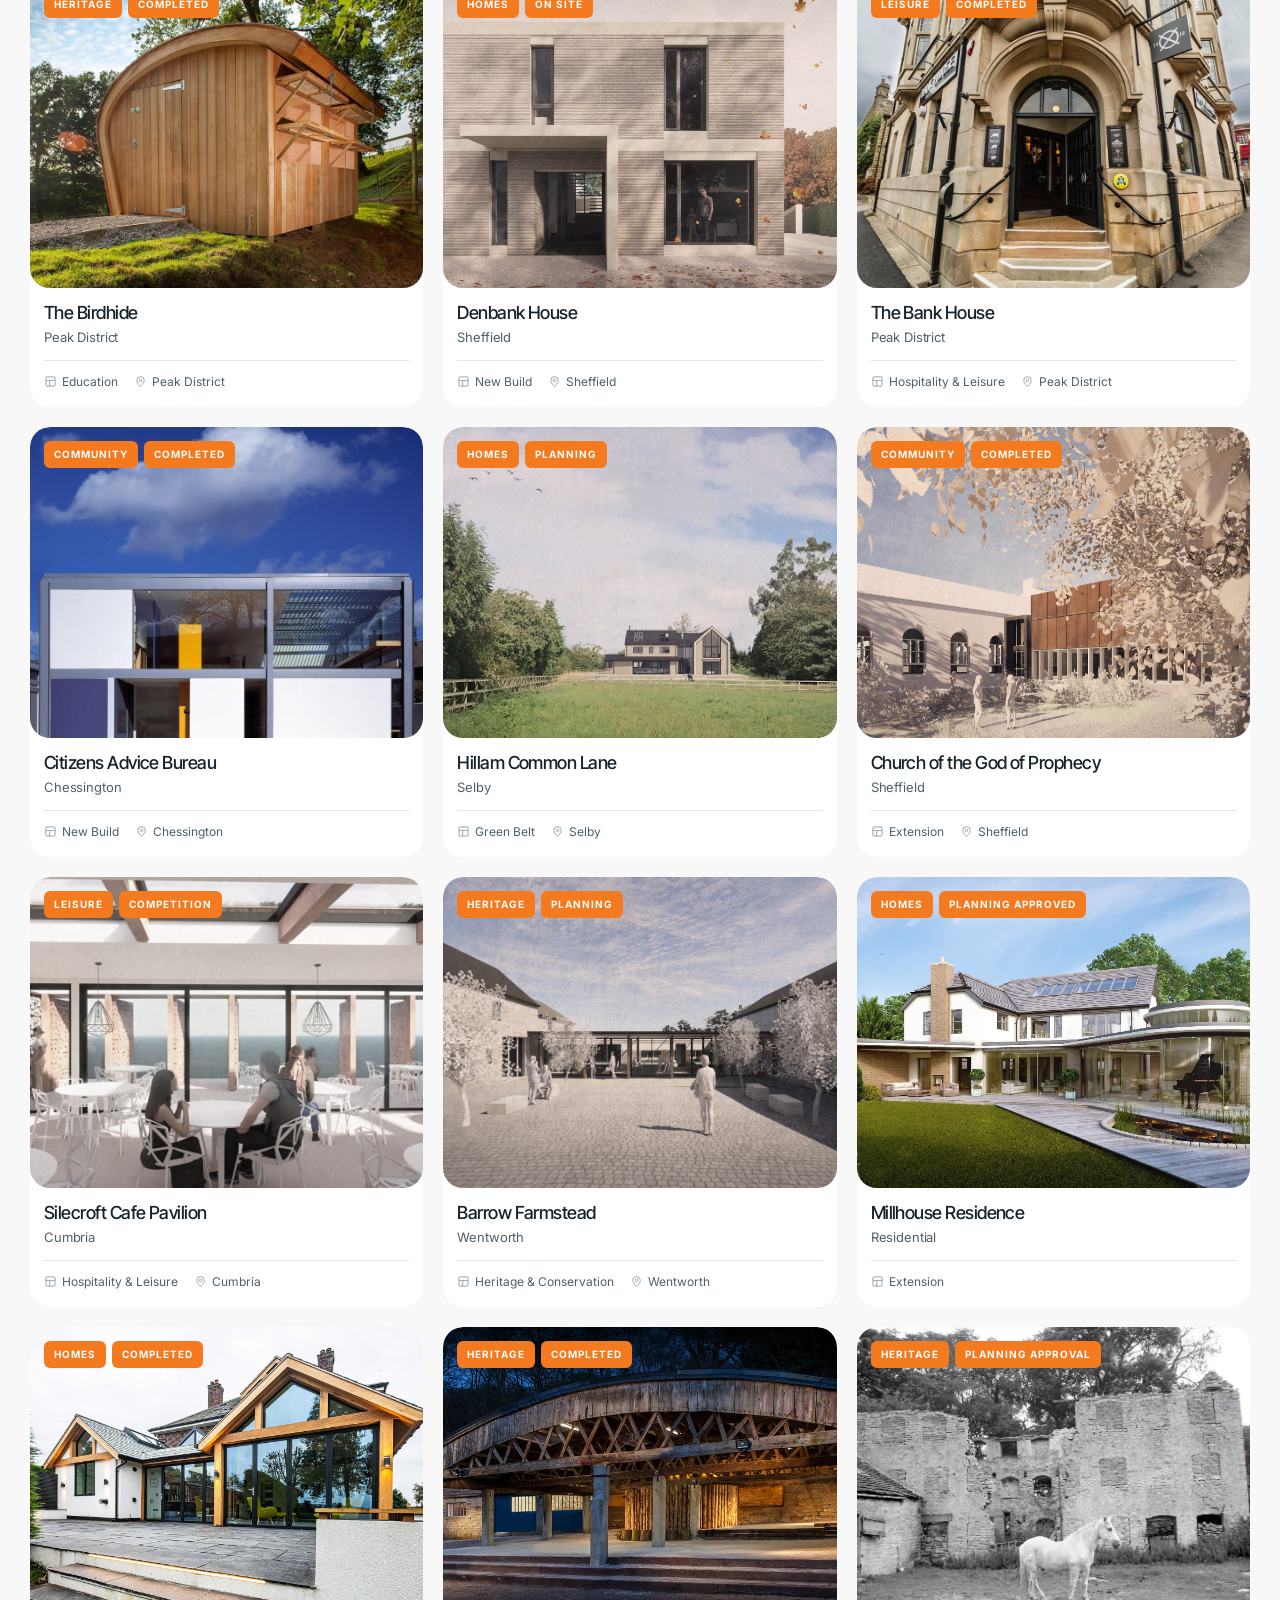
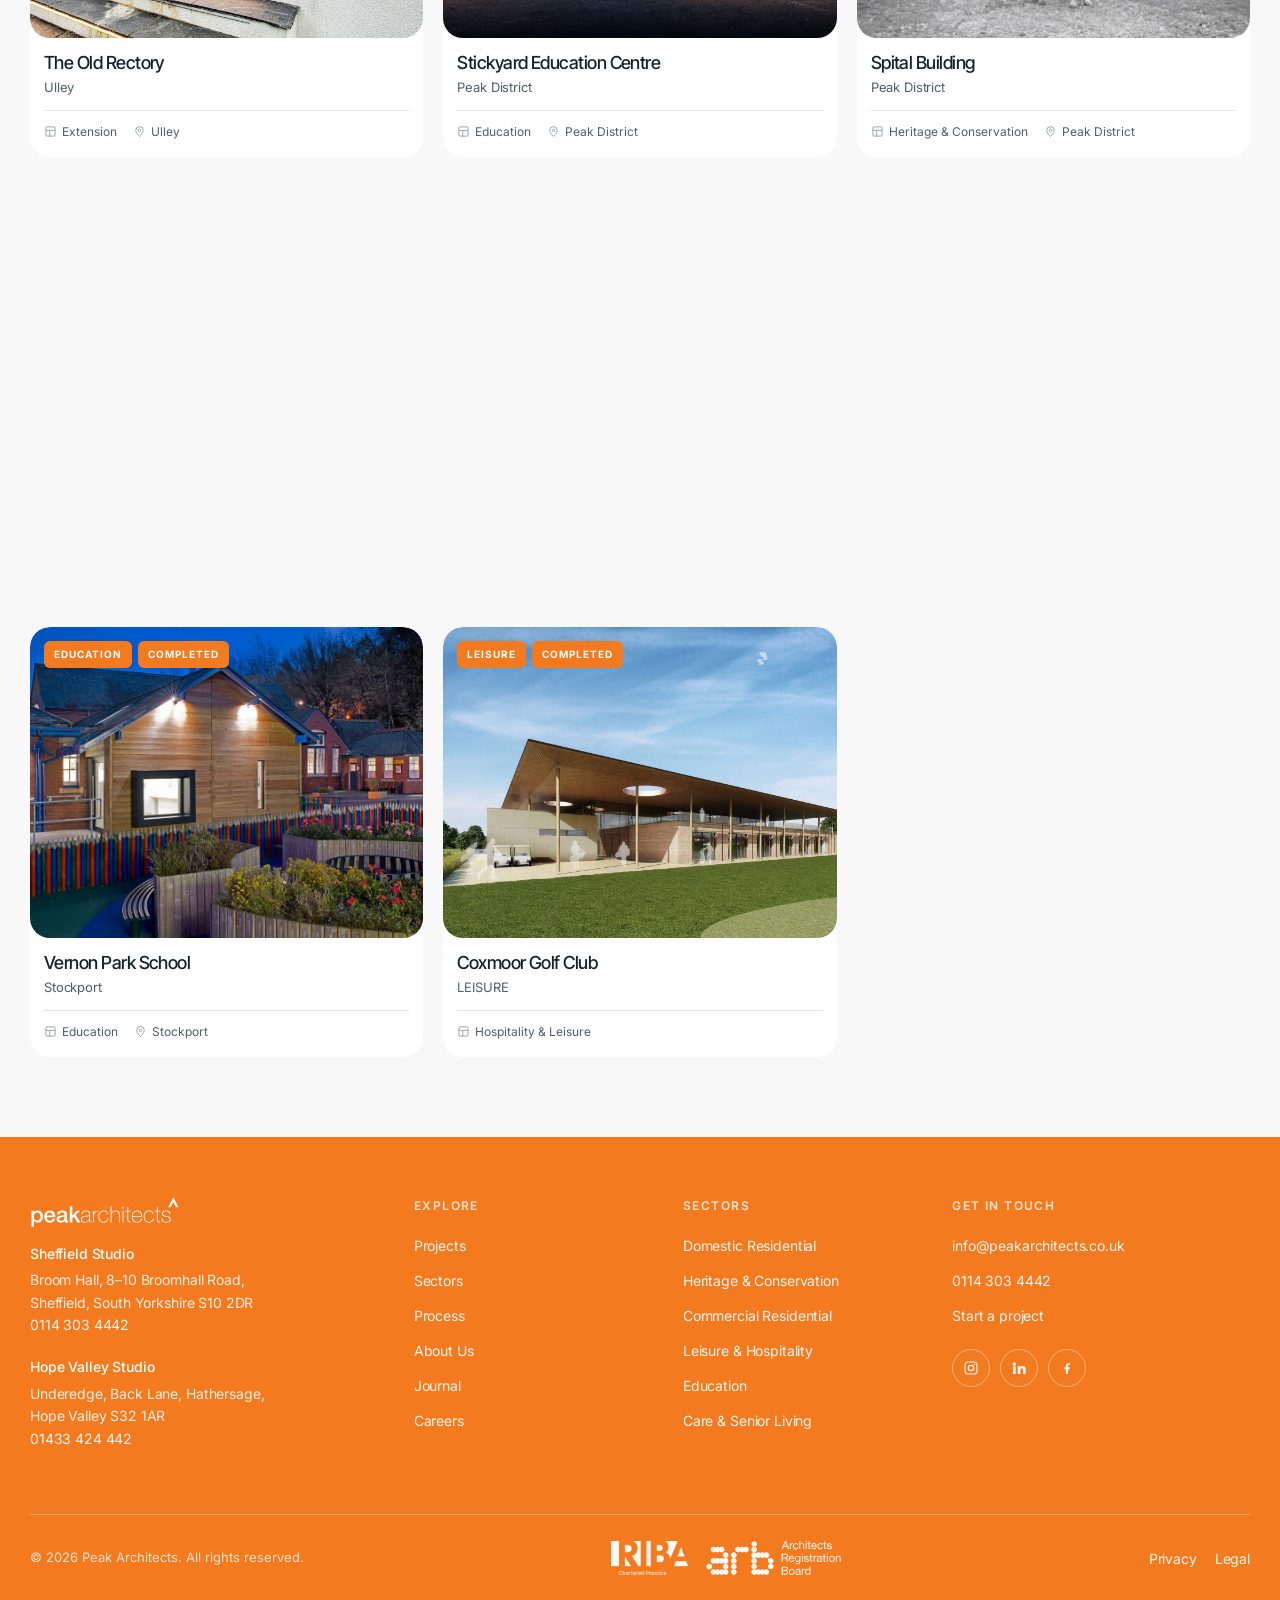
<file: projects.html>
<!DOCTYPE html>
<html lang="en-GB">
<head>
<meta charset="utf-8">
<meta name="viewport" content="width=device-width,initial-scale=1">
<title>Projects — Peak Architects</title>
<meta name="description" content="Browse Peak Architects' portfolio of homes, heritage, commercial, education and leisure projects across Yorkshire, the Peak District and the UK.">
<link rel="preconnect" href="https://fonts.googleapis.com">
<link rel="preconnect" href="https://fonts.gstatic.com" crossorigin>
<link href="https://fonts.googleapis.com/css2?family=Inter+Tight:wght@400;500;600;700&family=Instrument+Serif:ital@0;1&family=Inter:wght@400;500;600;700&display=swap" rel="stylesheet">
<link rel="stylesheet" href="styles.css?v=3">
</head>
<body data-page="projects">
<section class="phead">
  <div class="wrap">
    <nav class="crumb"><a href="index.html">Home</a><span class="sep">/</span><span class="cur">Projects</span></nav>
    <p class="eyebrow">Projects</p>
    <h1>Selected work across Yorkshire, the <span class="it">Peak</span> and beyond</h1>
    <p class="lede">Extensions and new homes, listed buildings, workspace, visitor buildings and
      housing schemes — at every scale, on sites others find difficult.</p>
  </div>
</section>
<section class="sec sec--paper" style="padding-top:34px">
  <div class="wrap">
    <div class="phead__row" style="margin-bottom:26px">
      <div class="tabs" id="tabs" role="tablist" aria-label="Filter projects by sector"></div>
      <span class="pcount" id="pcount"></span>
    </div>
    <div class="grid3" id="pgrid"></div>
  </div>
</section>
<script src="data.js?v=3"></script>
<script src="site.js?v=3"></script>
</body>
</html>
</file>
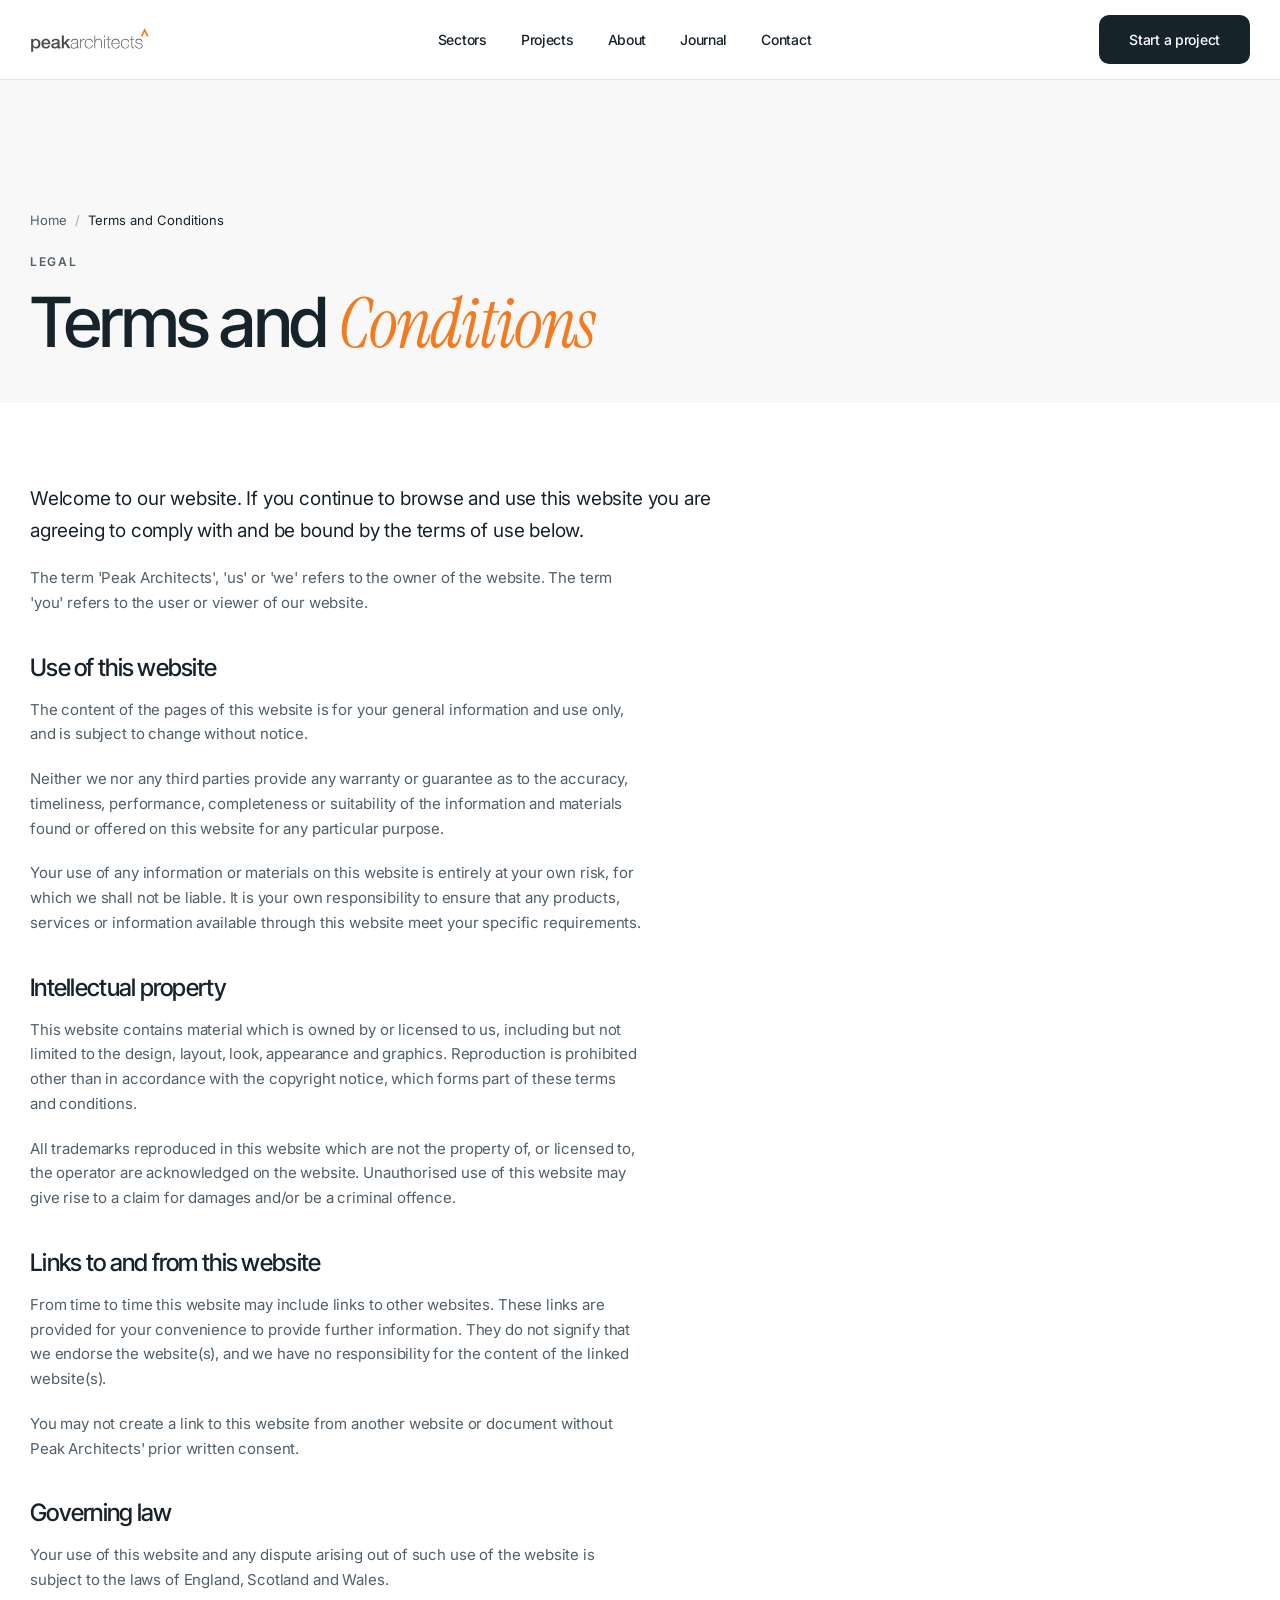
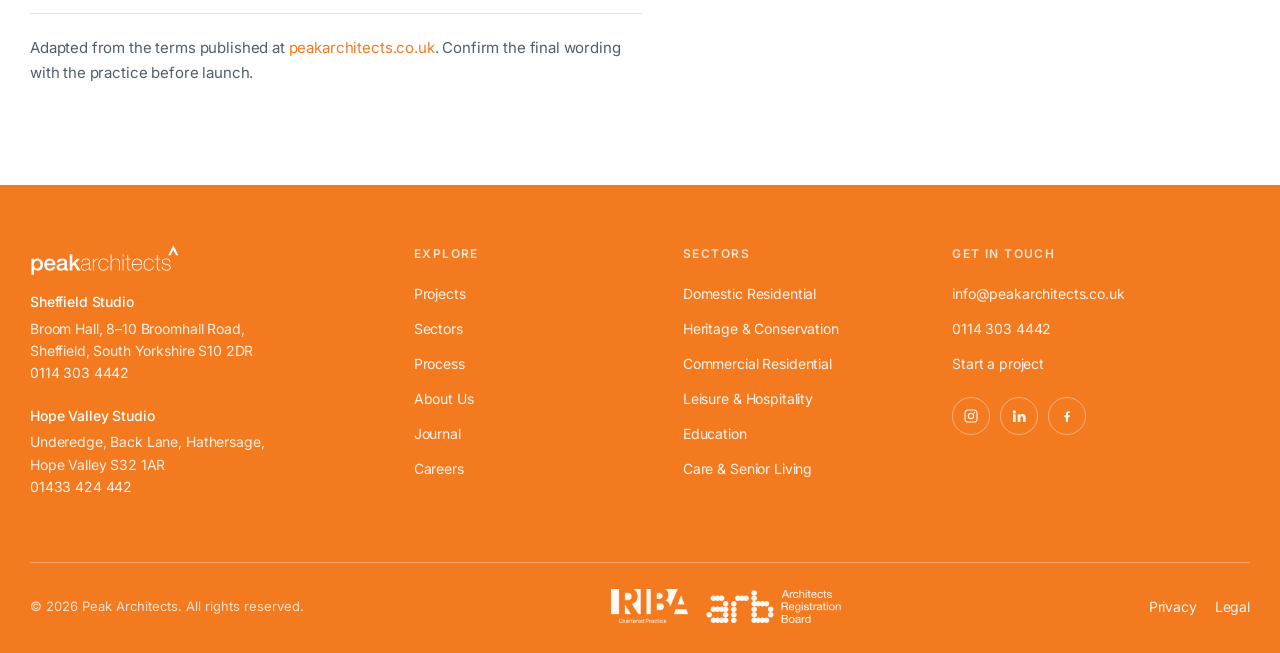
<file: terms.html>
<!DOCTYPE html>
<html lang="en-GB">
<head>
<meta charset="utf-8">
<meta name="viewport" content="width=device-width,initial-scale=1">
<title>Terms and Conditions — Peak Architects</title>
<meta name="description" content="Terms and conditions for use of the Peak Architects website.">
<link rel="preconnect" href="https://fonts.googleapis.com">
<link rel="preconnect" href="https://fonts.gstatic.com" crossorigin>
<link href="https://fonts.googleapis.com/css2?family=Inter+Tight:wght@400;500;600;700&family=Instrument+Serif:ital@0;1&family=Inter:wght@400;500;600;700&display=swap" rel="stylesheet">
<link rel="stylesheet" href="styles.css?v=3">
</head>
<body data-page="terms">
<section class="phead">
  <div class="wrap">
    <nav class="crumb"><a href="index.html">Home</a><span class="sep">/</span><span class="cur">Terms and Conditions</span></nav>
    <p class="eyebrow">Legal</p>
    <h1>Terms and <span class="it">Conditions</span></h1>
  </div>
</section>
<section class="sec"><div class="wrap"><div class="legal prose">
  <p>Welcome to our website. If you continue to browse and use this website you are agreeing to
    comply with and be bound by the terms of use below.</p>
  <p>The term 'Peak Architects', 'us' or 'we' refers to the owner of the website. The term 'you'
    refers to the user or viewer of our website.</p>

  <h2>Use of this website</h2>
  <p>The content of the pages of this website is for your general information and use only, and is
    subject to change without notice.</p>
  <p>Neither we nor any third parties provide any warranty or guarantee as to the accuracy,
    timeliness, performance, completeness or suitability of the information and materials found or
    offered on this website for any particular purpose.</p>
  <p>Your use of any information or materials on this website is entirely at your own risk, for which
    we shall not be liable. It is your own responsibility to ensure that any products, services or
    information available through this website meet your specific requirements.</p>

  <h2>Intellectual property</h2>
  <p>This website contains material which is owned by or licensed to us, including but not limited to
    the design, layout, look, appearance and graphics. Reproduction is prohibited other than in
    accordance with the copyright notice, which forms part of these terms and conditions.</p>
  <p>All trademarks reproduced in this website which are not the property of, or licensed to, the
    operator are acknowledged on the website. Unauthorised use of this website may give rise to a
    claim for damages and/or be a criminal offence.</p>

  <h2>Links to and from this website</h2>
  <p>From time to time this website may include links to other websites. These links are provided for
    your convenience to provide further information. They do not signify that we endorse the
    website(s), and we have no responsibility for the content of the linked website(s).</p>
  <p>You may not create a link to this website from another website or document without Peak
    Architects' prior written consent.</p>

  <h2>Governing law</h2>
  <p>Your use of this website and any dispute arising out of such use of the website is subject to
    the laws of England, Scotland and Wales.</p>

  <p class="srcnote">Adapted from the terms published at
    <a href="https://peakarchitects.co.uk/legal-pages/terms-and-conditions/">peakarchitects.co.uk</a>.
    Confirm the final wording with the practice before launch.</p>
</div></div></section>
<script src="data.js?v=3"></script>
<script src="site.js?v=3"></script>
</body>
</html>
</file>
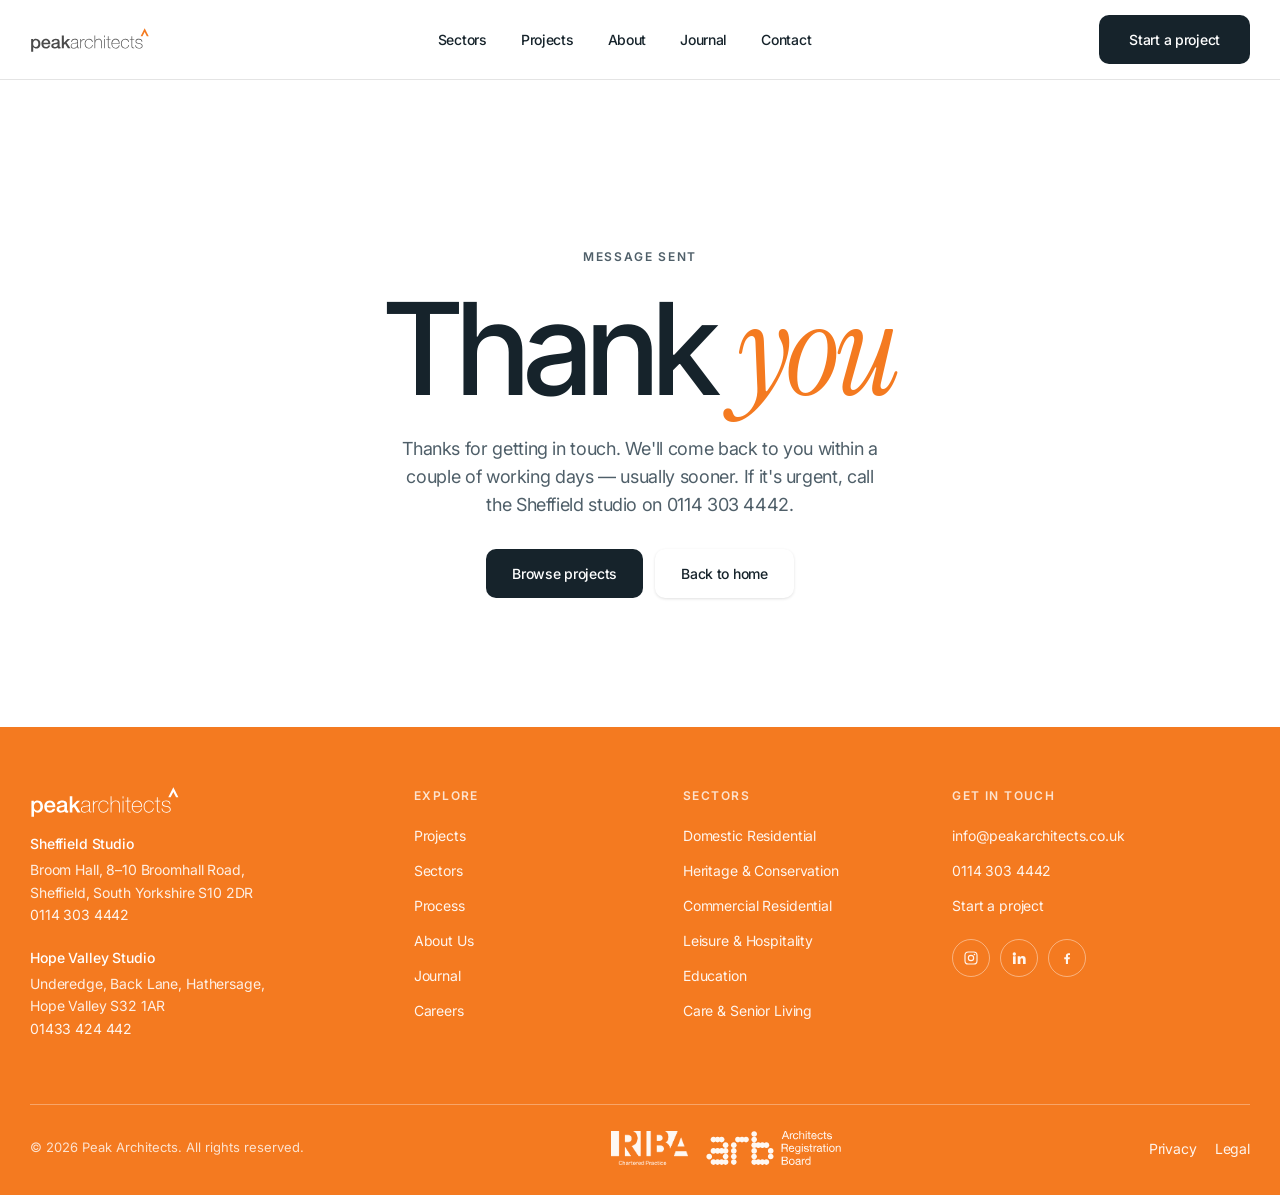
<file: thank-you.html>
<!DOCTYPE html>
<html lang="en-GB">
<head>
<meta charset="utf-8">
<meta name="viewport" content="width=device-width,initial-scale=1">
<title>Thank you — Peak Architects</title>
<meta name="robots" content="noindex">
<link rel="preconnect" href="https://fonts.googleapis.com">
<link rel="preconnect" href="https://fonts.gstatic.com" crossorigin>
<link href="https://fonts.googleapis.com/css2?family=Inter+Tight:wght@400;500;600;700&family=Instrument+Serif:ital@0;1&family=Inter:wght@400;500;600;700&display=swap" rel="stylesheet">
<link rel="stylesheet" href="styles.css?v=3">
</head>
<body data-page="thanks">
<section class="mid"><div class="wrap">
  <p class="eyebrow" style="margin-bottom:18px">Message sent</p>
  <h1>Thank <span class="it">you</span></h1>
  <p class="lede">Thanks for getting in touch. We'll come back to you within a couple of working days
    — usually sooner. If it's urgent, call the Sheffield studio on 0114 303 4442.</p>
  <div class="btnrow">
    <a class="btn" href="projects.html">Browse projects</a>
    <a class="btn btn--light" href="index.html">Back to home</a>
  </div>
</div></section>
<script src="data.js?v=3"></script>
<script src="site.js?v=3"></script>
</body>
</html>
</file>
<file: styles.css>
/* ============================================================
   Peak Architects — design system ported from the Foreal layout
   ============================================================ */
:root{
  --ink:#16232B;
  --ink-soft:#4F5F69;
  --line:#E4E4E4;
  --line-strong:#C7C7C7;
  --paper:#F8F8F8;
  --white:#fff;
  --cream:#FFEBC6;
  --clay:#7E4B3A;
  --accent:#F47A20;          /* Peak brand orange — signature accent */
  --accent-on:#FFFFFF;       /* text on orange */
  --logo-ink:#4A4A4A;        /* wordmark grey from the practice's logo */
  /* Editorial orange monochrome for portraits (see .tcard__ph img).
     Solved against the CSS filter colour matrices so the midtone hue lands on
     27° — the brand orange is 28°. Tonal ramp, shadow to highlight:
       rgb(33,24,16) deep brown-orange -> rgb(173,128,91) muted orange
       -> rgb(255,232,166) cream. Median saturation ~0.47: warm, not fluorescent. */
  --tint-orange:grayscale(1) sepia(.9) hue-rotate(-15deg) saturate(1.8)
                brightness(.94) contrast(1.03);
  --container:1356px;
  --r-lg:20px;
  --r-md:14px;
  --r-sm:10px;
  --f-display:"Inter Tight","Helvetica Neue",Arial,sans-serif;
  --f-serif:"Instrument Serif",Georgia,"Times New Roman",serif;
  --f-ui:"Inter","Helvetica Neue",Arial,sans-serif;
  --ease:cubic-bezier(.22,1,.36,1);
}

*,*::before,*::after{box-sizing:border-box}
html{scroll-behavior:smooth;-webkit-text-size-adjust:100%}
body{
  margin:0;background:var(--white);color:var(--ink);
  font-family:var(--f-ui);font-size:16px;line-height:1.5;
  -webkit-font-smoothing:antialiased;overflow-x:hidden;
}
img{max-width:100%;display:block}
a{color:inherit;text-decoration:none}
button{font:inherit;color:inherit;background:none;border:0;cursor:pointer}

.wrap{width:min(100% - 60px,var(--container));margin-inline:auto}

/* ---------- type ---------- */
.display{
  font-family:var(--f-display);font-weight:500;
  letter-spacing:-.04em;line-height:1.06;margin:0;
}
/* Emphasised italic words carry the orange accent. Typography itself is unchanged —
   family, style, weight and tracking all stay exactly as they were. */
.it{font-family:var(--f-serif);font-style:italic;font-weight:400;letter-spacing:-.03em;
  color:var(--accent)}
/* Header exception: the hero sits under the overlay nav and stays as designed. */
.hero h1 .it{color:inherit}
h2.display{font-size:clamp(38px,5.2vw,80px);letter-spacing:-.04em;line-height:1.04}
h3.display{font-size:clamp(24px,2.4vw,30px);letter-spacing:-.02em;line-height:1.2}

.eyebrow{
  font-family:var(--f-ui);font-size:12px;font-weight:600;
  letter-spacing:.14em;text-transform:uppercase;color:var(--ink-soft);margin:0;
}
.lede{font-size:18px;line-height:1.55;letter-spacing:-.02em;color:var(--ink-soft);margin:0}
.muted{color:var(--ink-soft)}

/* ---------- buttons ---------- */
.btn{
  display:inline-flex;align-items:center;gap:10px;
  padding:14px 26px;border-radius:var(--r-sm);
  font-size:14px;font-weight:500;letter-spacing:-.02em;
  background:var(--ink);color:#fff;
  transition:transform .5s var(--ease),background .3s,opacity .3s;
  white-space:nowrap;
}
.btn:hover{transform:translateY(-2px);background:var(--accent)}
.btn--light{background:var(--white);color:var(--ink);box-shadow:0 1px 3px rgba(0,0,0,.12)}
.btn--light:hover{background:var(--accent);color:#fff}
.btn--ghost{background:rgba(255,255,255,.14);color:#fff;backdrop-filter:blur(14px);
  -webkit-backdrop-filter:blur(14px);border:1px solid rgba(255,255,255,.28)}
.btn--ghost:hover{background:#fff;color:var(--ink)}
.btn .ar{transition:transform .45s var(--ease)}
.btn:hover .ar{transform:translateX(4px)}

/* ============================================================
   NAV
   ============================================================ */
.nav{
  position:fixed;inset:0 0 auto 0;z-index:80;
  display:flex;align-items:center;justify-content:space-between;
  padding:15px 30px;gap:24px;
  transition:background .4s var(--ease),box-shadow .4s,padding .4s;
}
.nav.solid{background:rgba(255,255,255,.9);backdrop-filter:blur(18px);
  -webkit-backdrop-filter:blur(18px);box-shadow:0 1px 0 var(--line)}
.nav__brand{display:flex;align-items:center;color:#fff;transition:color .4s}
.nav.solid .nav__brand{color:var(--logo-ink)}

/* ---------- logo ----------
   The wordmark inherits currentColor from its container, so the same markup
   serves the transparent header (white over photography), the solid header
   (brand grey) and the orange footer (white). */
.pklogo{display:block;height:26px;width:auto;flex:none}
.pklogo__word{fill:currentColor}
.pklogo__mark{fill:var(--accent)}
.nav__brand .pklogo{height:24px}
/* On the orange footer the chevron would vanish, so it resolves to white */
.foot__brand .pklogo__mark{fill:#fff}
.nav__links{display:flex;gap:34px;align-items:center}
.nav__links a{font-size:14px;font-weight:500;letter-spacing:-.02em;color:rgba(255,255,255,.92);
  transition:color .3s,opacity .3s;position:relative}
.nav.solid .nav__links a{color:var(--ink)}
.nav__links a::after{content:"";position:absolute;left:0;bottom:-5px;height:1px;width:0;
  background:currentColor;transition:width .45s var(--ease)}
.nav__links a:hover::after{width:100%}
.nav__cta{background:#fff;color:var(--ink);padding:14px 30px;border-radius:var(--r-sm);
  font-size:14px;font-weight:500;letter-spacing:-.02em;
  transition:transform .5s var(--ease),background .3s,color .3s}
.nav__cta:hover{transform:translateY(-2px);background:var(--accent);color:#fff}
.nav.solid .nav__cta{background:var(--ink);color:#fff}
.nav.solid .nav__cta:hover{background:var(--accent)}
.nav__burger{display:none;width:42px;height:42px;border-radius:50%;align-items:center;
  justify-content:center;background:rgba(255,255,255,.16);backdrop-filter:blur(10px)}
.nav.solid .nav__burger{background:var(--paper)}
.nav__burger span{display:block;width:16px;height:1.5px;background:#fff;position:relative}
.nav.solid .nav__burger span{background:var(--ink)}
.nav__burger span::before,.nav__burger span::after{content:"";position:absolute;left:0;
  width:16px;height:1.5px;background:inherit}
.nav__burger span::before{top:-5px}.nav__burger span::after{top:5px}

/* ============================================================
   HERO
   ============================================================ */
.hero{position:relative;height:100svh;min-height:640px;overflow:hidden;background:var(--paper)}
.hero__media{position:absolute;inset:0}
.hero__media img{width:100%;height:100%;object-fit:cover;
  animation:heroZoom 14s var(--ease) forwards}
@keyframes heroZoom{from{transform:scale(1.1)}to{transform:scale(1)}}
.hero__scrim{position:absolute;inset:0;
  background:linear-gradient(180deg,rgba(6,14,19,.5) 0%,rgba(6,14,19,.12) 32%,rgba(6,14,19,.05) 55%,rgba(6,14,19,.42) 100%)}
.hero__inner{position:relative;height:100%;display:flex;flex-direction:column;
  justify-content:flex-start;padding:104px 30px 34px;color:#fff}
.hero__top{display:flex;justify-content:space-between;align-items:flex-start;gap:24px}
.hero__kicker{font-size:13px;line-height:1.45;letter-spacing:-.01em;color:rgba(255,255,255,.9);
  max-width:210px;margin:0}
.hero__since{font-size:13px;letter-spacing:-.01em;color:rgba(255,255,255,.9);margin:0;white-space:nowrap}
.hero h1{
  font-family:var(--f-display);font-weight:500;color:#fff;
  font-size:clamp(44px,7vw,101px);line-height:1.14;letter-spacing:-.04em;
  margin:18px 0 0;text-wrap:balance;
}
.hero__bottom{margin-top:auto;display:flex;justify-content:space-between;align-items:flex-end;gap:24px}

/* floating project card */
.floatcard{
  width:212px;background:#fff;border-radius:var(--r-lg);overflow:hidden;color:var(--ink);
  box-shadow:0 22px 60px rgba(6,14,19,.28);
  transition:transform .6s var(--ease);
}
.floatcard:hover{transform:translateY(-6px)}
.floatcard img{height:118px;width:100%;object-fit:cover}
.floatcard__b{padding:11px 14px 13px;display:flex;justify-content:space-between;align-items:flex-end;gap:8px}
.floatcard__t{font-family:var(--f-display);font-size:15px;font-weight:500;letter-spacing:-.03em;margin:0}
.floatcard__m{font-size:11px;color:var(--ink-soft);margin:2px 0 0;letter-spacing:-.01em}
.floatcard__ar{width:22px;height:22px;flex:none;color:var(--ink)}

/* hero slider dots */
.hero__dots{display:flex;gap:7px;align-items:center;justify-content:center;margin-top:14px}
.hero__dots i{width:6px;height:6px;border-radius:50%;background:rgba(255,255,255,.45);
  transition:background .4s,width .4s var(--ease);cursor:pointer;display:block}
.hero__dots i.on{background:#fff;width:20px;border-radius:3px}

/* ============================================================
   SECTION scaffolding
   ============================================================ */
.sec{padding:80px 0}
.sec--paper{background:var(--paper)}
.sec__head{display:flex;justify-content:space-between;align-items:flex-end;gap:40px;margin-bottom:30px}
.sec__head .l{max-width:720px}
.sec__head .eyebrow{margin-bottom:16px}

/* filter tabs */
.tabs{display:flex;gap:8px;flex-wrap:wrap}
.tab{padding:11px 20px;border-radius:100px;border:1px solid var(--line-strong);
  font-size:12px;font-weight:600;letter-spacing:.08em;color:var(--ink-soft);
  transition:all .35s var(--ease);background:transparent}
.tab:hover{border-color:var(--accent);color:var(--accent)}
.tab.on{background:var(--accent);border-color:var(--accent);color:var(--accent-on)}

/* ---------- project grid ---------- */
.grid3{display:grid;grid-template-columns:repeat(3,1fr);gap:20px}
.pcard{background:#fff;border-radius:var(--r-lg);padding-bottom:16px;overflow:hidden;
  transition:transform .6s var(--ease),box-shadow .6s var(--ease);display:block}
.pcard:hover{transform:translateY(-6px);box-shadow:0 20px 50px rgba(6,14,19,.13)}
.pcard__ph{position:relative;height:311px;overflow:hidden;border-radius:var(--r-lg)}
.pcard__ph img{width:100%;height:100%;object-fit:cover;transition:transform 1s var(--ease)}
.pcard:hover .pcard__ph img{transform:scale(1.05)}
.pcard__tags{position:absolute;top:14px;left:14px;display:flex;gap:6px}
/* Highlight pills: orange fill, white text. Padding, radius, size, weight and
   tracking are untouched — colour treatment only. */
.chip{background:var(--accent);border-radius:6px;
  padding:6px 10px;font-size:10px;font-weight:700;letter-spacing:.1em;color:var(--accent-on)}
.chip--solid{background:var(--accent);color:var(--accent-on)}
.pcard__b{padding:14px 14px 0}
.pcard__t{font-family:var(--f-display);font-size:18px;font-weight:500;letter-spacing:-.03em;
  margin:0 0 4px;line-height:1.25}
.pcard__loc{font-size:13px;color:var(--ink-soft);margin:0 0 12px;letter-spacing:-.01em}
.pcard__meta{display:flex;gap:16px;align-items:center;padding-top:12px;border-top:1px solid var(--line)}
.pcard__meta span{font-size:12px;color:var(--ink-soft);display:flex;align-items:center;gap:5px}
.pcard__meta svg{width:13px;height:13px;flex:none;opacity:.6}

.sec__foot{display:flex;justify-content:center;margin-top:36px}

/* ============================================================
   ABOUT / FEATURES
   ============================================================ */
.about__top{display:grid;grid-template-columns:1fr 1fr;gap:60px;align-items:start;margin-bottom:70px}
.flist{display:flex;flex-direction:column}
.fitem{display:grid;grid-template-columns:1fr auto;gap:14px;align-items:start;
  padding:26px 0;border-top:1px solid var(--line)}
.fitem:last-child{border-bottom:1px solid var(--line)}
.fitem h4{font-family:var(--f-display);font-size:20px;font-weight:500;letter-spacing:-.03em;margin:0 0 8px}
.fitem p{margin:0;font-size:15px;color:var(--ink-soft);letter-spacing:-.01em;line-height:1.5}
.fitem .num{font-family:var(--f-ui);font-size:12px;font-weight:600;color:var(--accent);
  letter-spacing:.1em;padding-top:4px}

.about__media{position:relative;border-radius:var(--r-lg);overflow:hidden;height:100%;min-height:520px}
.about__media img{width:100%;height:100%;object-fit:cover}
.about__badge{position:absolute;left:20px;bottom:20px;right:20px;background:rgba(255,255,255,.93);
  backdrop-filter:blur(14px);border-radius:var(--r-md);padding:16px 18px}
.about__badge p{margin:0;font-size:13px;color:var(--ink-soft);letter-spacing:-.01em}
.about__badge strong{display:block;font-family:var(--f-display);font-size:17px;
  font-weight:500;letter-spacing:-.03em;color:var(--ink);margin-bottom:3px}

/* stats */
.stats{display:grid;grid-template-columns:repeat(4,1fr);gap:20px;
  border-top:1px solid var(--line);padding-top:44px}
.stat__n{font-family:var(--f-display);font-size:clamp(46px,5.5vw,74px);font-weight:500;
  letter-spacing:-.05em;line-height:1;margin:0 0 12px;color:var(--ink)}
.stat h5{font-family:var(--f-display);font-size:17px;font-weight:500;letter-spacing:-.02em;margin:0 0 6px}
.stat p{margin:0;font-size:14px;color:var(--ink-soft);letter-spacing:-.01em;line-height:1.45}

/* ============================================================
   SHOWREEL
   ============================================================ */
.reel{position:relative;border-radius:var(--r-lg);overflow:hidden;height:654px}
.reel img{width:100%;height:100%;object-fit:cover;transition:transform 1.4s var(--ease)}
.reel:hover img{transform:scale(1.04)}
.reel__scrim{position:absolute;inset:0;background:linear-gradient(180deg,rgba(6,14,19,.42),rgba(6,14,19,.12) 45%,rgba(6,14,19,.55))}
.reel__in{position:absolute;inset:0;padding:46px;display:flex;flex-direction:column;
  justify-content:space-between;color:#fff}
.reel h2{color:#fff;max-width:14ch}
.reel__row{display:flex;justify-content:space-between;align-items:flex-end;gap:30px}
.reel__play{width:78px;height:78px;border-radius:50%;background:rgba(255,255,255,.18);
  backdrop-filter:blur(14px);border:1px solid rgba(255,255,255,.35);
  display:flex;align-items:center;justify-content:center;color:#fff;
  transition:transform .6s var(--ease),background .4s}
.reel__play:hover{transform:scale(1.08);background:#fff;color:var(--ink)}
.reel__note{max-width:330px;font-size:14px;line-height:1.5;color:rgba(255,255,255,.88);
  letter-spacing:-.01em;margin:0}

/* ============================================================
   SECTORS
   ============================================================ */
.sgrid{display:grid;grid-template-columns:repeat(3,1fr);gap:19px}
.scard{position:relative;border-radius:var(--r-lg);overflow:hidden;height:399px;display:block}
.scard img{width:100%;height:100%;object-fit:cover;transition:transform 1s var(--ease)}
.scard:hover img{transform:scale(1.06)}
.scard__scrim{position:absolute;inset:0;
  background:linear-gradient(180deg,rgba(6,14,19,0) 38%,rgba(6,14,19,.72) 100%)}
.scard__b{position:absolute;left:0;right:0;bottom:0;padding:22px;color:#fff}
.scard__b h3{font-family:var(--f-display);font-size:24px;font-weight:500;letter-spacing:-.03em;margin:0 0 6px}
.scard__b p{margin:0;font-size:13px;color:rgba(255,255,255,.82);letter-spacing:-.01em}
.scard__ar{position:absolute;top:18px;right:18px;width:38px;height:38px;border-radius:50%;
  background:rgba(255,255,255,.9);display:flex;align-items:center;justify-content:center;
  color:var(--accent);opacity:0;transform:translateY(-6px);transition:all .5s var(--ease)}
.scard:hover .scard__ar{opacity:1;transform:translateY(0)}

/* ============================================================
   RECOGNITION slider
   ============================================================ */
.rrail{display:flex;gap:20px;overflow-x:auto;scroll-snap-type:x mandatory;
  padding-bottom:8px;scrollbar-width:none}
.rrail::-webkit-scrollbar{display:none}
.rcard{flex:0 0 min(430px,80vw);scroll-snap-align:start;background:#fff;
  border-radius:var(--r-lg);padding:30px;display:flex;flex-direction:column;
  border:1px solid var(--line);min-height:300px}
.rcard h4{font-family:var(--f-display);font-size:22px;font-weight:500;letter-spacing:-.03em;
  margin:0 0 14px;line-height:1.25}
.rcard p{margin:0;font-size:15px;color:var(--ink-soft);line-height:1.55;letter-spacing:-.01em}
.rcard__f{margin-top:auto;padding-top:22px;display:flex;justify-content:space-between;
  align-items:center;font-size:13px;color:var(--ink-soft)}
.rcard__y{font-family:var(--f-display);font-weight:500;color:var(--accent);letter-spacing:-.02em}
.rnav{display:flex;gap:8px}
.rbtn{width:44px;height:44px;border-radius:50%;border:1px solid var(--line-strong);
  display:flex;align-items:center;justify-content:center;transition:all .4s var(--ease)}
.rbtn:hover{background:var(--accent);border-color:var(--accent);color:var(--accent-on)}

/* ============================================================
   TEAM
   ============================================================ */
.trail{display:flex;gap:20px;overflow-x:auto;scroll-snap-type:x mandatory;
  padding-bottom:8px;scrollbar-width:none}
.trail::-webkit-scrollbar{display:none}
.tcard{flex:0 0 260px;scroll-snap-align:start}
.tcard__ph{border-radius:var(--r-lg);overflow:hidden;height:340px;background:var(--paper);margin-bottom:14px}
/* Warm orange monochrome, editorial rather than an overlay: flatten to mono first,
   push the whole tonal range warm, then re-seat the hue on the brand orange.
   Shadows land deep brown-orange, midtones muted orange, highlights cream —
   facial detail and contrast are preserved. Hover still reveals full colour. */
.tcard__ph img{width:100%;height:100%;object-fit:cover;
  filter:var(--tint-orange);
  transition:filter .6s var(--ease),transform 1s var(--ease)}
.tcard:hover .tcard__ph img{filter:none;transform:scale(1.04)}
.tcard h4{font-family:var(--f-ui);font-size:13px;font-weight:600;letter-spacing:.09em;
  text-transform:uppercase;margin:0 0 5px}
.tcard p{margin:0;font-size:13px;color:var(--ink-soft);letter-spacing:-.01em}

/* ============================================================
   FAQ
   ============================================================ */
.faq__wrap{display:grid;grid-template-columns:1fr 753px;gap:60px;align-items:start}
.acc{display:flex;flex-direction:column;gap:12px}
.ai{background:#fff;border-radius:var(--r-md);border:1px solid var(--line);overflow:hidden}
.ai__q{width:100%;display:flex;justify-content:space-between;align-items:center;gap:20px;
  padding:22px 24px;text-align:left;font-family:var(--f-display);font-size:18px;
  font-weight:500;letter-spacing:-.02em;color:var(--ink)}
.ai__ic{width:22px;height:22px;flex:none;position:relative}
.ai__ic::before,.ai__ic::after{content:"";position:absolute;background:var(--ink);
  transition:transform .45s var(--ease),opacity .3s}
.ai__ic::before{top:10px;left:3px;width:16px;height:1.5px}
.ai__ic::after{left:10px;top:3px;height:16px;width:1.5px}
.ai.on .ai__ic::after{transform:rotate(90deg);opacity:0}
.ai__a{max-height:0;overflow:hidden;transition:max-height .6s var(--ease)}
.ai__a p{margin:0;padding:0 24px 24px;font-size:15px;line-height:1.6;
  color:var(--ink-soft);letter-spacing:-.01em;max-width:64ch}

/* ============================================================
   CONTACT
   ============================================================ */
.form__sec{position:relative;overflow:hidden;background:var(--ink);color:#fff;padding:80px 0}
.form__bg{position:absolute;inset:0;opacity:.24}
.form__bg img{width:100%;height:100%;object-fit:cover}
.form__grid{position:relative;display:grid;grid-template-columns:1fr 754px;gap:60px;align-items:center}
.form__l h2{color:#fff;max-width:9ch}
.form__l .lede{color:rgba(255,255,255,.76);margin-top:22px;max-width:38ch}
.form__l .eyebrow{color:rgba(255,255,255,.6)}
.fcard{background:rgba(255,255,255,.07);backdrop-filter:blur(20px);
  -webkit-backdrop-filter:blur(20px);border:1px solid rgba(255,255,255,.14);
  border-radius:var(--r-lg);padding:34px}
.frow{display:grid;grid-template-columns:1fr 1fr;gap:16px}
.fld{margin-bottom:16px}
.fld label{display:block;font-size:12px;font-weight:600;letter-spacing:.1em;
  text-transform:uppercase;color:rgba(255,255,255,.62);margin-bottom:9px}
.fld input,.fld textarea,.fld select{
  width:100%;background:rgba(255,255,255,.06);border:1px solid rgba(255,255,255,.16);
  border-radius:var(--r-sm);padding:14px 16px;color:#fff;font-family:var(--f-ui);
  font-size:15px;letter-spacing:-.01em;transition:border .3s,background .3s;
}
.fld input::placeholder,.fld textarea::placeholder{color:rgba(255,255,255,.34)}
.fld input:focus,.fld textarea:focus,.fld select:focus{outline:none;
  border-color:var(--accent);background:rgba(255,255,255,.1)}
.fld textarea{resize:vertical;min-height:112px}
.fld select option{background:var(--ink);color:#fff}
.fcard .btn{width:100%;justify-content:center;background:#fff;color:var(--ink);margin-top:6px}
.fcard .btn:hover{background:var(--accent);color:#fff}
.fnote{margin:14px 0 0;font-size:12px;color:rgba(255,255,255,.5);text-align:center}

/* ============================================================
   MARQUEE + FOOTER
   ============================================================ */
.marq{background:var(--accent);color:#fff;padding:26px 0 0;overflow:hidden}
.marq__t{display:flex;gap:40px;white-space:nowrap;animation:slide 26s linear infinite;
  font-family:var(--f-display);font-size:clamp(52px,10vw,150px);font-weight:500;
  letter-spacing:-.05em;line-height:1;opacity:.2}
@keyframes slide{to{transform:translateX(-50%)}}

/* Footer: the site's strong orange closing block. Structure, columns, spacing and
   alignment are unchanged — background and text contrast only. */
.foot{background:var(--accent);color:#fff;padding:60px 0 30px}
.foot__row{display:grid;grid-template-columns:1.5fr 1fr 1fr 1.3fr;gap:40px;
  padding-bottom:44px;border-bottom:1px solid rgba(255,255,255,.32)}
.foot h5{font-size:12px;font-weight:600;letter-spacing:.12em;text-transform:uppercase;
  color:rgba(255,255,255,.78);margin:0 0 18px}
.foot ul{list-style:none;margin:0;padding:0;display:flex;flex-direction:column;gap:11px}
.foot a{font-size:14px;color:rgba(255,255,255,.92);letter-spacing:-.01em;transition:color .3s,opacity .3s}
/* Orange-on-orange would vanish, so links resolve to solid white on hover */
.foot a:hover{color:#fff;opacity:.72}
.foot__brand{display:flex;align-items:center;margin-bottom:16px;color:#fff}
.foot__brand .pklogo{height:30px}
.foot__studio{font-size:14px;color:rgba(255,255,255,.88);line-height:1.6;
  letter-spacing:-.01em;margin:0 0 20px}
.foot__studio strong{display:block;color:#fff;font-weight:500;margin-bottom:4px}
.foot__bot{display:flex;justify-content:space-between;align-items:center;gap:20px;
  padding-top:26px;font-size:13px;color:rgba(255,255,255,.78);flex-wrap:wrap}
.foot__soc{display:flex;gap:10px}
.foot__soc a{width:38px;height:38px;border-radius:50%;border:1px solid rgba(255,255,255,.42);
  display:flex;align-items:center;justify-content:center;transition:all .4s var(--ease)}
.foot__soc a:hover{background:#fff;color:var(--accent);border-color:#fff;opacity:1}
.foot__soc svg{width:16px;height:16px}
/* White accreditation marks read cleanly on orange — lifted for legibility */
.foot__accred{display:flex;gap:18px;align-items:center;opacity:.95;flex-wrap:wrap}
.foot__accred img{height:34px;width:auto;object-fit:contain}

/* ============================================================
   reveal animation
   ============================================================ */
.rv{opacity:0;transform:translateY(26px);
  transition:opacity .9s var(--ease),transform .9s var(--ease)}
.rv.in{opacity:1;transform:none}

/* ============================================================
   RESPONSIVE
   ============================================================ */
@media (max-width:1100px){
  .grid3,.sgrid{grid-template-columns:repeat(2,1fr)}
  .about__top{grid-template-columns:1fr;gap:40px}
  .about__media{min-height:400px}
  .faq__wrap,.form__grid{grid-template-columns:1fr;gap:36px}
  .stats{grid-template-columns:repeat(2,1fr);gap:32px 20px}
  .foot__row{grid-template-columns:1fr 1fr;gap:34px}
  .reel{height:520px}
  .reel__in{padding:32px}
}
@media (max-width:760px){
  .wrap{width:min(100% - 36px,var(--container))}
  .sec{padding:56px 0}
  .nav{padding:12px 18px}
  .nav__links,.nav__cta{display:none}
  .nav__burger{display:flex}
  .hero__inner{padding:88px 18px 26px}
  .hero__kicker{max-width:150px;font-size:12px}
  .grid3,.sgrid{grid-template-columns:1fr}
  .stats{grid-template-columns:1fr;gap:28px}
  .sec__head{flex-direction:column;align-items:flex-start;gap:22px}
  .pcard__ph{height:250px}
  .scard{height:330px}
  .reel{height:440px}
  .reel__in{padding:22px}
  .reel__row{flex-direction:column;align-items:flex-start;gap:18px}
  .frow{grid-template-columns:1fr}
  .fcard{padding:24px}
  .foot__row{grid-template-columns:1fr;gap:28px}
  .floatcard{width:170px}
  .floatcard img{height:96px}
  .hero__bottom{flex-direction:column;align-items:flex-start;gap:18px}
}
@media (prefers-reduced-motion:reduce){
  *{animation-duration:.001ms !important;transition-duration:.001ms !important}
  .hero__media img{animation:none}
}

/* ============================================================
   SUBPAGES — added for the multi-page build
   ============================================================ */

/* static (non-overlay) nav sits in flow */
.nav.static{position:sticky;top:0}
/* Header exception: navigation stays dark — no orange in the header. The active
   page is marked with a persistent underline instead of an accent colour. */
.nav__links a.on::after{width:100%}
.nav__links.open{display:flex}

/* page header */
.phead{padding:132px 0 44px;background:var(--paper)}
.phead .eyebrow{margin-bottom:16px}
.phead h1{font-family:var(--f-display);font-weight:500;letter-spacing:-.04em;line-height:1.04;
  font-size:clamp(38px,5.4vw,80px);margin:0;max-width:20ch}
.phead .lede{margin-top:22px;max-width:56ch}
.crumb{display:flex;gap:8px;align-items:center;font-size:13px;color:var(--ink-soft);
  margin-bottom:22px;flex-wrap:wrap}
.crumb a:hover{color:var(--accent)}
.crumb span.sep{opacity:.5}
.crumb .cur{color:var(--ink)}

.phead__row{display:flex;justify-content:space-between;align-items:flex-end;gap:30px;flex-wrap:wrap}
.pcount{font-size:13px;color:var(--ink-soft);white-space:nowrap}

/* ---------- project detail ---------- */
.dhero{height:min(74vh,660px);min-height:380px;position:relative;overflow:hidden;background:var(--paper)}
.dhero img{width:100%;height:100%;object-fit:cover}
.dwrap{padding:64px 0}
.dgrid{display:grid;grid-template-columns:1fr 340px;gap:64px;align-items:start}
.prose p{font-size:17px;line-height:1.66;letter-spacing:-.01em;color:var(--ink-soft);margin:0 0 20px;max-width:68ch}
.prose p:first-child{font-size:19px;color:var(--ink)}
.prose h2{font-family:var(--f-display);font-size:28px;font-weight:500;letter-spacing:-.03em;
  margin:36px 0 14px;color:var(--ink)}

.facts{display:flex;flex-direction:column;gap:0;border-top:1px solid var(--line)}
.fact{padding:16px 0;border-bottom:1px solid var(--line)}
.fact h5{font-size:11px;font-weight:600;letter-spacing:.12em;text-transform:uppercase;
  color:var(--ink-soft);margin:0 0 5px}
.fact p{margin:0;font-family:var(--f-display);font-size:17px;font-weight:500;letter-spacing:-.02em}

/* gallery */
.gal{display:grid;grid-template-columns:repeat(3,1fr);gap:20px}
.gcell{padding:0;border-radius:var(--r-lg);overflow:hidden;height:300px;background:var(--paper);
  cursor:zoom-in;display:block;width:100%}
.gcell--wide{grid-column:span 2;height:380px}
.gcell img{width:100%;height:100%;object-fit:cover;transition:transform .9s var(--ease)}
.gcell:hover img{transform:scale(1.05)}

/* prev / next */
.pnav{display:grid;grid-template-columns:1fr 1fr;gap:20px;border-top:1px solid var(--line);padding-top:26px}
.pnav__i{padding:22px 24px;border-radius:var(--r-lg);background:var(--paper);
  transition:background .4s var(--ease),transform .5s var(--ease)}
.pnav__i:hover{background:var(--accent);transform:translateY(-3px)}
.pnav__i:hover .pnav__l,.pnav__i:hover .pnav__t{color:#fff}
.pnav__i--right{text-align:right}
.pnav__l{display:block;font-size:11px;font-weight:600;letter-spacing:.12em;text-transform:uppercase;
  color:var(--ink-soft);margin-bottom:7px;transition:color .3s}
.pnav__t{display:block;font-family:var(--f-display);font-size:20px;font-weight:500;
  letter-spacing:-.03em;color:var(--ink);transition:color .3s}

/* ---------- journal ---------- */
.ncard{background:#fff;border-radius:var(--r-lg);overflow:hidden;display:flex;flex-direction:column;
  border:1px solid var(--line);transition:transform .6s var(--ease),box-shadow .6s var(--ease)}
.ncard:hover{transform:translateY(-6px);box-shadow:0 20px 50px rgba(6,14,19,.12)}
.ncard__ph{height:220px;overflow:hidden;background:var(--paper)}
.ncard__ph img{width:100%;height:100%;object-fit:cover;transition:transform 1s var(--ease)}
.ncard:hover .ncard__ph img{transform:scale(1.05)}
.ncard__b{padding:20px 20px 24px;display:flex;flex-direction:column;flex:1}
.ncard__meta{display:flex;justify-content:space-between;gap:12px;font-size:11px;font-weight:600;
  letter-spacing:.1em;text-transform:uppercase;color:var(--ink-soft);margin-bottom:12px}
.ncard h3{font-family:var(--f-display);font-size:19px;font-weight:500;letter-spacing:-.03em;
  line-height:1.28;margin:0 0 10px}
.ncard p{margin:0;font-size:14px;color:var(--ink-soft);line-height:1.5;letter-spacing:-.01em}

.postwrap{max-width:760px;margin-inline:auto}
.nmeta{display:flex;gap:16px;font-size:12px;font-weight:600;letter-spacing:.1em;
  text-transform:uppercase;color:var(--ink-soft);margin-bottom:18px}
.nhero{border-radius:var(--r-lg);overflow:hidden;margin:0 0 40px;max-height:520px}
.nhero img{width:100%;height:100%;object-fit:cover}
.srcnote{margin-top:36px;padding-top:22px;border-top:1px solid var(--line);
  font-size:13px;color:var(--ink-soft)}
.srcnote a{color:var(--accent)}

/* ---------- about ---------- */
.tgrid{display:grid;grid-template-columns:repeat(4,1fr);gap:20px}
.tgrid .tcard{flex:none}
.svclist{display:grid;grid-template-columns:repeat(2,1fr);gap:0 40px;list-style:none;padding:0;margin:0}
.svclist li{padding:15px 0;border-bottom:1px solid var(--line);font-family:var(--f-display);
  font-size:17px;font-weight:500;letter-spacing:-.02em;display:flex;gap:12px;align-items:baseline}
.svclist li::before{content:"";width:5px;height:5px;border-radius:50%;background:var(--accent);flex:none}

/* ---------- contact ---------- */
.cgrid{display:grid;grid-template-columns:1fr 1fr;gap:60px;align-items:start}
.studio{padding:26px 0;border-bottom:1px solid var(--line)}
.studio h3{font-family:var(--f-display);font-size:22px;font-weight:500;letter-spacing:-.03em;margin:0 0 10px}
.studio p{margin:0 0 10px;font-size:15px;color:var(--ink-soft);line-height:1.6;letter-spacing:-.01em}
.studio a:hover{color:var(--accent)}
.fcard--light{background:var(--paper);border:1px solid var(--line);backdrop-filter:none}
.fcard--light label{color:var(--ink-soft)}
.fcard--light input,.fcard--light textarea,.fcard--light select{
  background:#fff;border-color:var(--line-strong);color:var(--ink)}
.fcard--light input::placeholder,.fcard--light textarea::placeholder{color:#9aa5ab}
.fcard--light select option{background:#fff;color:var(--ink)}
.fcard--light .btn{background:var(--ink);color:#fff}
.fnote.err{color:var(--accent)}

/* ---------- thank you / 404 ---------- */
.mid{min-height:72vh;display:flex;align-items:center;justify-content:center;text-align:center;
  padding:120px 0 80px}
.mid h1{font-family:var(--f-display);font-weight:500;letter-spacing:-.04em;line-height:1.02;
  font-size:clamp(52px,10vw,140px);margin:0 0 18px}
.mid .lede{margin-inline:auto;max-width:44ch}
.mid .btnrow{display:flex;gap:12px;justify-content:center;margin-top:30px;flex-wrap:wrap}

/* ---------- legal ---------- */
.legal{max-width:760px}
.legal h2{font-family:var(--f-display);font-size:24px;font-weight:500;letter-spacing:-.03em;
  margin:34px 0 12px}
.legal p,.legal li{font-size:15px;line-height:1.65;color:var(--ink-soft);letter-spacing:-.01em}
.legal ul{padding-left:20px}

/* ---------- lightbox ---------- */
.lb{position:fixed;inset:0;z-index:200;background:rgba(6,14,19,.94);
  display:none;align-items:center;justify-content:center;padding:40px}
.lb.on{display:flex}
.lb__fig{margin:0;max-width:min(1100px,92vw);max-height:86vh;display:flex;
  flex-direction:column;gap:12px;align-items:center}
.lb__fig img{max-width:100%;max-height:80vh;object-fit:contain;border-radius:10px}
.lb__cap{font-size:12px;letter-spacing:.1em;color:rgba(255,255,255,.6)}
.lb__x{position:absolute;top:20px;right:26px;font-size:34px;line-height:1;color:#fff;opacity:.8}
.lb__x:hover{opacity:1}
.lb__nav{width:52px;height:52px;border-radius:50%;border:1px solid rgba(255,255,255,.3);
  color:#fff;display:flex;align-items:center;justify-content:center;flex:none;
  transition:background .3s,color .3s}
.lb__nav:hover{background:#fff;color:var(--ink)}
.lb__prev{margin-right:18px}.lb__next{margin-left:18px}

/* ---------- responsive additions ---------- */
@media (max-width:1100px){
  .dgrid,.cgrid{grid-template-columns:1fr;gap:36px}
  .tgrid{grid-template-columns:repeat(3,1fr)}
  .gal{grid-template-columns:repeat(2,1fr)}
  .gcell--wide{grid-column:span 2}
}
@media (max-width:760px){
  .phead{padding:104px 0 32px}
  .tgrid{grid-template-columns:repeat(2,1fr)}
  .gal{grid-template-columns:1fr}
  .gcell,.gcell--wide{height:240px;grid-column:auto}
  .pnav{grid-template-columns:1fr}
  .pnav__i--right{text-align:left}
  .svclist{grid-template-columns:1fr}
  .lb{padding:16px}
  .lb__prev{margin-right:6px}.lb__next{margin-left:6px}
  .lb__nav{width:42px;height:42px}
  .nav__links.open{position:fixed;inset:66px 18px auto;background:#fff;flex-direction:column;
    gap:2px;padding:16px;border-radius:14px;box-shadow:0 20px 50px rgba(6,14,19,.18);z-index:90}
  .nav__links.open a{color:var(--ink);padding:11px 0}
}
</file>
